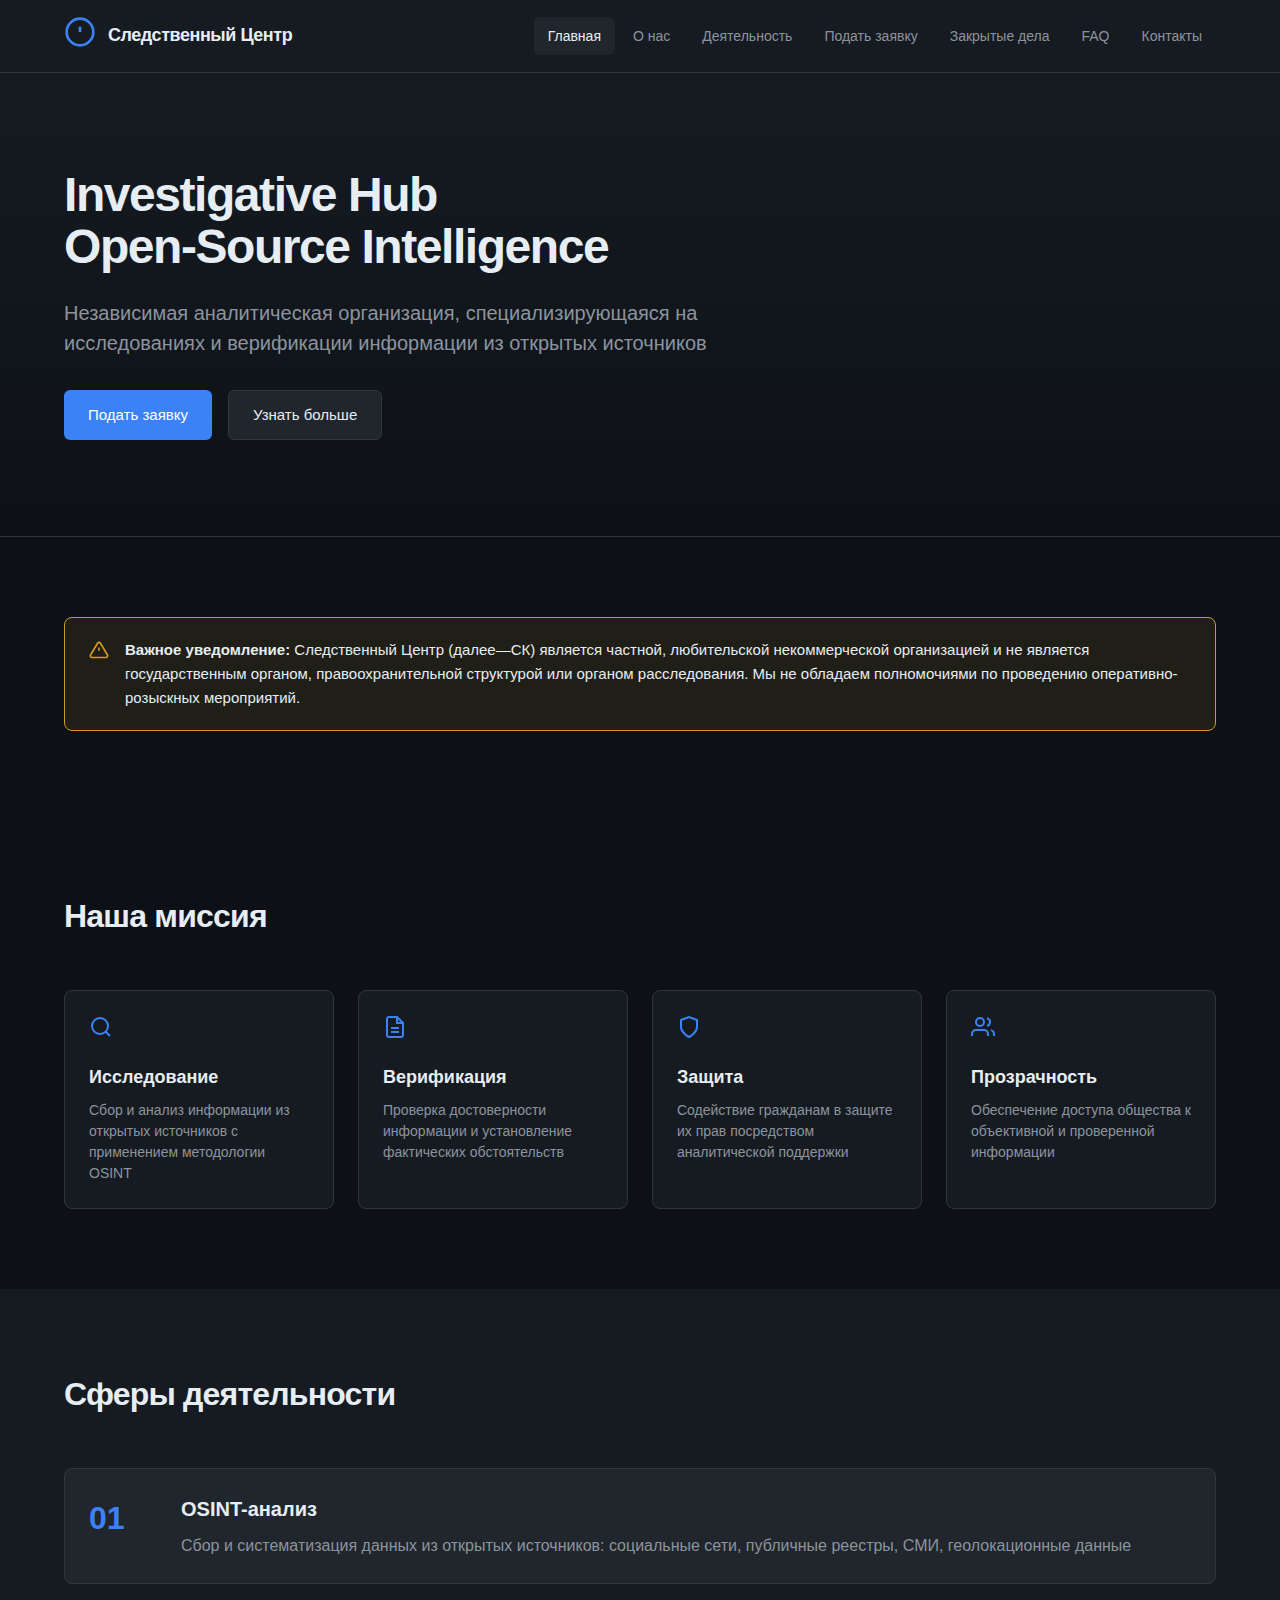
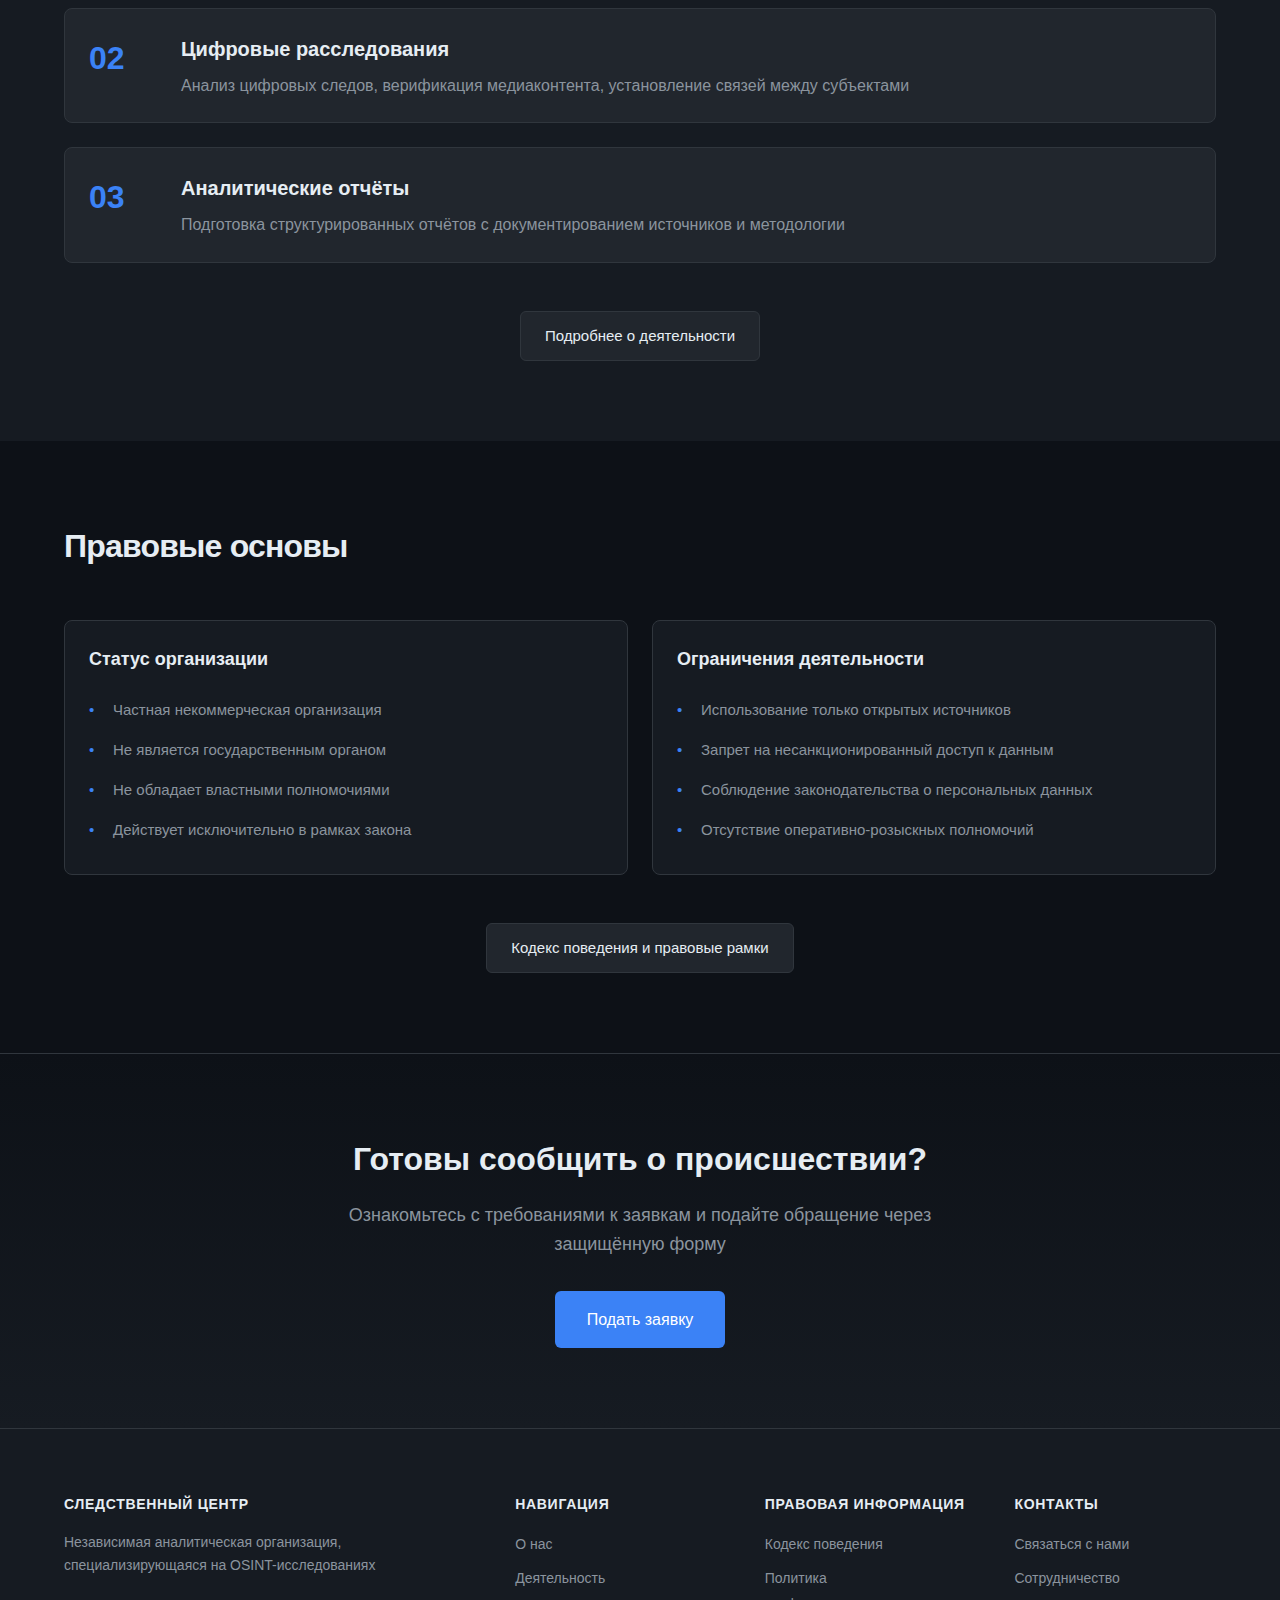
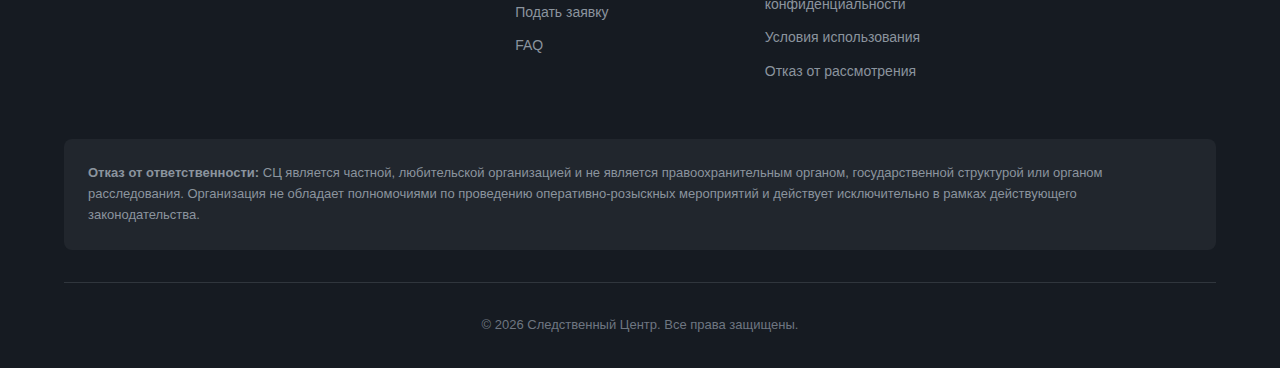
<file: index.html>
<!DOCTYPE html>
<html lang="ru">
<head>
  <meta charset="UTF-8">
  <meta name="viewport" content="width=device-width, initial-scale=1.0">
  <title>Следственный Центр | Главная</title>
  <link rel="stylesheet" href="styles.css">
</head>
<body>
  <header class="header">
    <div class="container">
      <div class="header-content">
        <a href="index.html" class="logo">
          <div class="logo-icon">
            <svg width="32" height="32" viewBox="0 0 24 24" fill="none" stroke="currentColor" stroke-width="2">
              <circle cx="12" cy="12" r="10"/>
              <line x1="12" y1="8" x2="12" y2="12"/>
              <line x1="12" y1="16" x2="12.01" y2="16"/>
            </svg>
          </div>
          <span class="logo-text">Следственный Центр</span>
        </a>
        <nav class="nav">
          <a href="index.html" class="nav-link active">Главная</a>
          <a href="about.html" class="nav-link">О нас</a>
          <a href="activities.html" class="nav-link">Деятельность</a>
          <a href="submit.html" class="nav-link">Подать заявку</a>
          <a href="cases.html" class="nav-link">Закрытые дела</a>
          <a href="faq.html" class="nav-link">FAQ</a>
          <a href="contact.html" class="nav-link">Контакты</a>
        </nav>
        <button class="mobile-menu-btn" onclick="toggleMobileMenu()">
          <svg width="24" height="24" viewBox="0 0 24 24" fill="none" stroke="currentColor" stroke-width="2">
            <line x1="3" y1="6" x2="21" y2="6"/>
            <line x1="3" y1="12" x2="21" y2="12"/>
            <line x1="3" y1="18" x2="21" y2="18"/>
          </svg>
        </button>
      </div>
      <nav class="mobile-nav" id="mobileNav">
        <a href="index.html" class="nav-link active">Главная</a>
        <a href="about.html" class="nav-link">О нас</a>
        <a href="activities.html" class="nav-link">Деятельность</a>
        <a href="submit.html" class="nav-link">Подать заявку</a>
        <a href="cases.html" class="nav-link">Закрытые дела</a>
        <a href="faq.html" class="nav-link">FAQ</a>
        <a href="contact.html" class="nav-link">Контакты</a>
      </nav>
    </div>
  </header>

  <main>
    <section class="hero">
      <div class="container">
        <div class="hero-content">
          <h1 class="hero-title">Investigative Hub<br>Open-Source Intelligence</h1>
          <p class="hero-subtitle">Независимая аналитическая организация, специализирующаяся на исследованиях и верификации информации из открытых источников</p>
          <div class="hero-actions">
            <a href="submit.html" class="btn btn-primary">Подать заявку</a>
            <a href="about.html" class="btn btn-secondary">Узнать больше</a>
          </div>
        </div>
      </div>
    </section>

    <section class="section">
      <div class="container">
        <div class="alert alert-warning">
          <svg width="20" height="20" viewBox="0 0 24 24" fill="none" stroke="currentColor" stroke-width="2">
            <path d="M10.29 3.86L1.82 18a2 2 0 0 0 1.71 3h16.94a2 2 0 0 0 1.71-3L13.71 3.86a2 2 0 0 0-3.42 0z"/>
            <line x1="12" y1="9" x2="12" y2="13"/>
            <line x1="12" y1="17" x2="12.01" y2="17"/>
          </svg>
          <div>
            <strong>Важное уведомление:</strong> Следственный Центр (далее—СК) является частной, любительской некоммерческой организацией и не является государственным органом, правоохранительной структурой или органом расследования. Мы не обладаем полномочиями по проведению оперативно-розыскных мероприятий.
          </div>
        </div>
      </div>
    </section>

    <section class="section">
      <div class="container">
        <h2 class="section-title">Наша миссия</h2>
        <div class="mission-grid">
          <div class="mission-card">
            <div class="mission-icon">
              <svg width="24" height="24" viewBox="0 0 24 24" fill="none" stroke="currentColor" stroke-width="2">
                <circle cx="11" cy="11" r="8"/>
                <path d="m21 21-4.35-4.35"/>
              </svg>
            </div>
            <h3>Исследование</h3>
            <p>Сбор и анализ информации из открытых источников с применением методологии OSINT</p>
          </div>
          <div class="mission-card">
            <div class="mission-icon">
              <svg width="24" height="24" viewBox="0 0 24 24" fill="none" stroke="currentColor" stroke-width="2">
                <path d="M14 2H6a2 2 0 0 0-2 2v16a2 2 0 0 0 2 2h12a2 2 0 0 0 2-2V8z"/>
                <polyline points="14,2 14,8 20,8"/>
                <line x1="16" y1="13" x2="8" y2="13"/>
                <line x1="16" y1="17" x2="8" y2="17"/>
              </svg>
            </div>
            <h3>Верификация</h3>
            <p>Проверка достоверности информации и установление фактических обстоятельств</p>
          </div>
          <div class="mission-card">
            <div class="mission-icon">
              <svg width="24" height="24" viewBox="0 0 24 24" fill="none" stroke="currentColor" stroke-width="2">
                <path d="M12 22s8-4 8-10V5l-8-3-8 3v7c0 6 8 10 8 10z"/>
              </svg>
            </div>
            <h3>Защита</h3>
            <p>Содействие гражданам в защите их прав посредством аналитической поддержки</p>
          </div>
          <div class="mission-card">
            <div class="mission-icon">
              <svg width="24" height="24" viewBox="0 0 24 24" fill="none" stroke="currentColor" stroke-width="2">
                <path d="M17 21v-2a4 4 0 0 0-4-4H5a4 4 0 0 0-4 4v2"/>
                <circle cx="9" cy="7" r="4"/>
                <path d="M23 21v-2a4 4 0 0 0-3-3.87"/>
                <path d="M16 3.13a4 4 0 0 1 0 7.75"/>
              </svg>
            </div>
            <h3>Прозрачность</h3>
            <p>Обеспечение доступа общества к объективной и проверенной информации</p>
          </div>
        </div>
      </div>
    </section>

    <section class="section section-dark">
      <div class="container">
        <h2 class="section-title">Сферы деятельности</h2>
        <div class="activities-list">
          <div class="activity-item">
            <span class="activity-number">01</span>
            <div class="activity-content">
              <h3>OSINT-анализ</h3>
              <p>Сбор и систематизация данных из открытых источников: социальные сети, публичные реестры, СМИ, геолокационные данные</p>
            </div>
          </div>
          <div class="activity-item">
            <span class="activity-number">02</span>
            <div class="activity-content">
              <h3>Цифровые расследования</h3>
              <p>Анализ цифровых следов, верификация медиаконтента, установление связей между субъектами</p>
            </div>
          </div>
          <div class="activity-item">
            <span class="activity-number">03</span>
            <div class="activity-content">
              <h3>Аналитические отчёты</h3>
              <p>Подготовка структурированных отчётов с документированием источников и методологии</p>
            </div>
          </div>
        </div>
        <div class="section-cta">
          <a href="activities.html" class="btn btn-secondary">Подробнее о деятельности</a>
        </div>
      </div>
    </section>

    <section class="section">
      <div class="container">
        <h2 class="section-title">Правовые основы</h2>
        <div class="legal-content">
          <div class="legal-card">
            <h3>Статус организации</h3>
            <ul>
              <li>Частная некоммерческая организация</li>
              <li>Не является государственным органом</li>
              <li>Не обладает властными полномочиями</li>
              <li>Действует исключительно в рамках закона</li>
            </ul>
          </div>
          <div class="legal-card">
            <h3>Ограничения деятельности</h3>
            <ul>
              <li>Использование только открытых источников</li>
              <li>Запрет на несанкционированный доступ к данным</li>
              <li>Соблюдение законодательства о персональных данных</li>
              <li>Отсутствие оперативно-розыскных полномочий</li>
            </ul>
          </div>
        </div>
        <div class="section-cta">
          <a href="legal.html" class="btn btn-secondary">Кодекс поведения и правовые рамки</a>
        </div>
      </div>
    </section>

    <section class="section section-cta-block">
      <div class="container">
        <div class="cta-content">
          <h2>Готовы сообщить о происшествии?</h2>
          <p>Ознакомьтесь с требованиями к заявкам и подайте обращение через защищённую форму</p>
          <a href="submit.html" class="btn btn-primary btn-large">Подать заявку</a>
        </div>
      </div>
    </section>
  </main>

  <footer class="footer">
    <div class="container">
      <div class="footer-grid">
        <div class="footer-section">
          <h4>Следственный Центр</h4>
          <p>Независимая аналитическая организация, специализирующаяся на OSINT-исследованиях</p>
        </div>
        <div class="footer-section">
          <h4>Навигация</h4>
          <ul>
            <li><a href="about.html">О нас</a></li>
            <li><a href="activities.html">Деятельность</a></li>
            <li><a href="submit.html">Подать заявку</a></li>
            <li><a href="faq.html">FAQ</a></li>
          </ul>
        </div>
        <div class="footer-section">
          <h4>Правовая информация</h4>
          <ul>
            <li><a href="legal.html">Кодекс поведения</a></li>
            <li><a href="privacy.html">Политика конфиденциальности</a></li>
            <li><a href="terms.html">Условия использования</a></li>
            <li><a href="decline.html">Отказ от рассмотрения</a></li>
          </ul>
        </div>
        <div class="footer-section">
          <h4>Контакты</h4>
          <ul>
            <li><a href="contact.html">Связаться с нами</a></li>
            <li><a href="contact.html#cooperation">Сотрудничество</a></li>
          </ul>
        </div>
      </div>
      <div class="footer-disclaimer">
        <p><strong>Отказ от ответственности:</strong> СЦ является частной, любительской организацией и не является правоохранительным органом, государственной структурой или органом расследования. Организация не обладает полномочиями по проведению оперативно-розыскных мероприятий и действует исключительно в рамках действующего законодательства.</p>
      </div>
      <div class="footer-bottom">
        <p>&copy; 2026 Следственный Центр. Все права защищены.</p>
      </div>
    </div>
  </footer>

  <script src="script.js"></script>
</body>
</html>
</file>
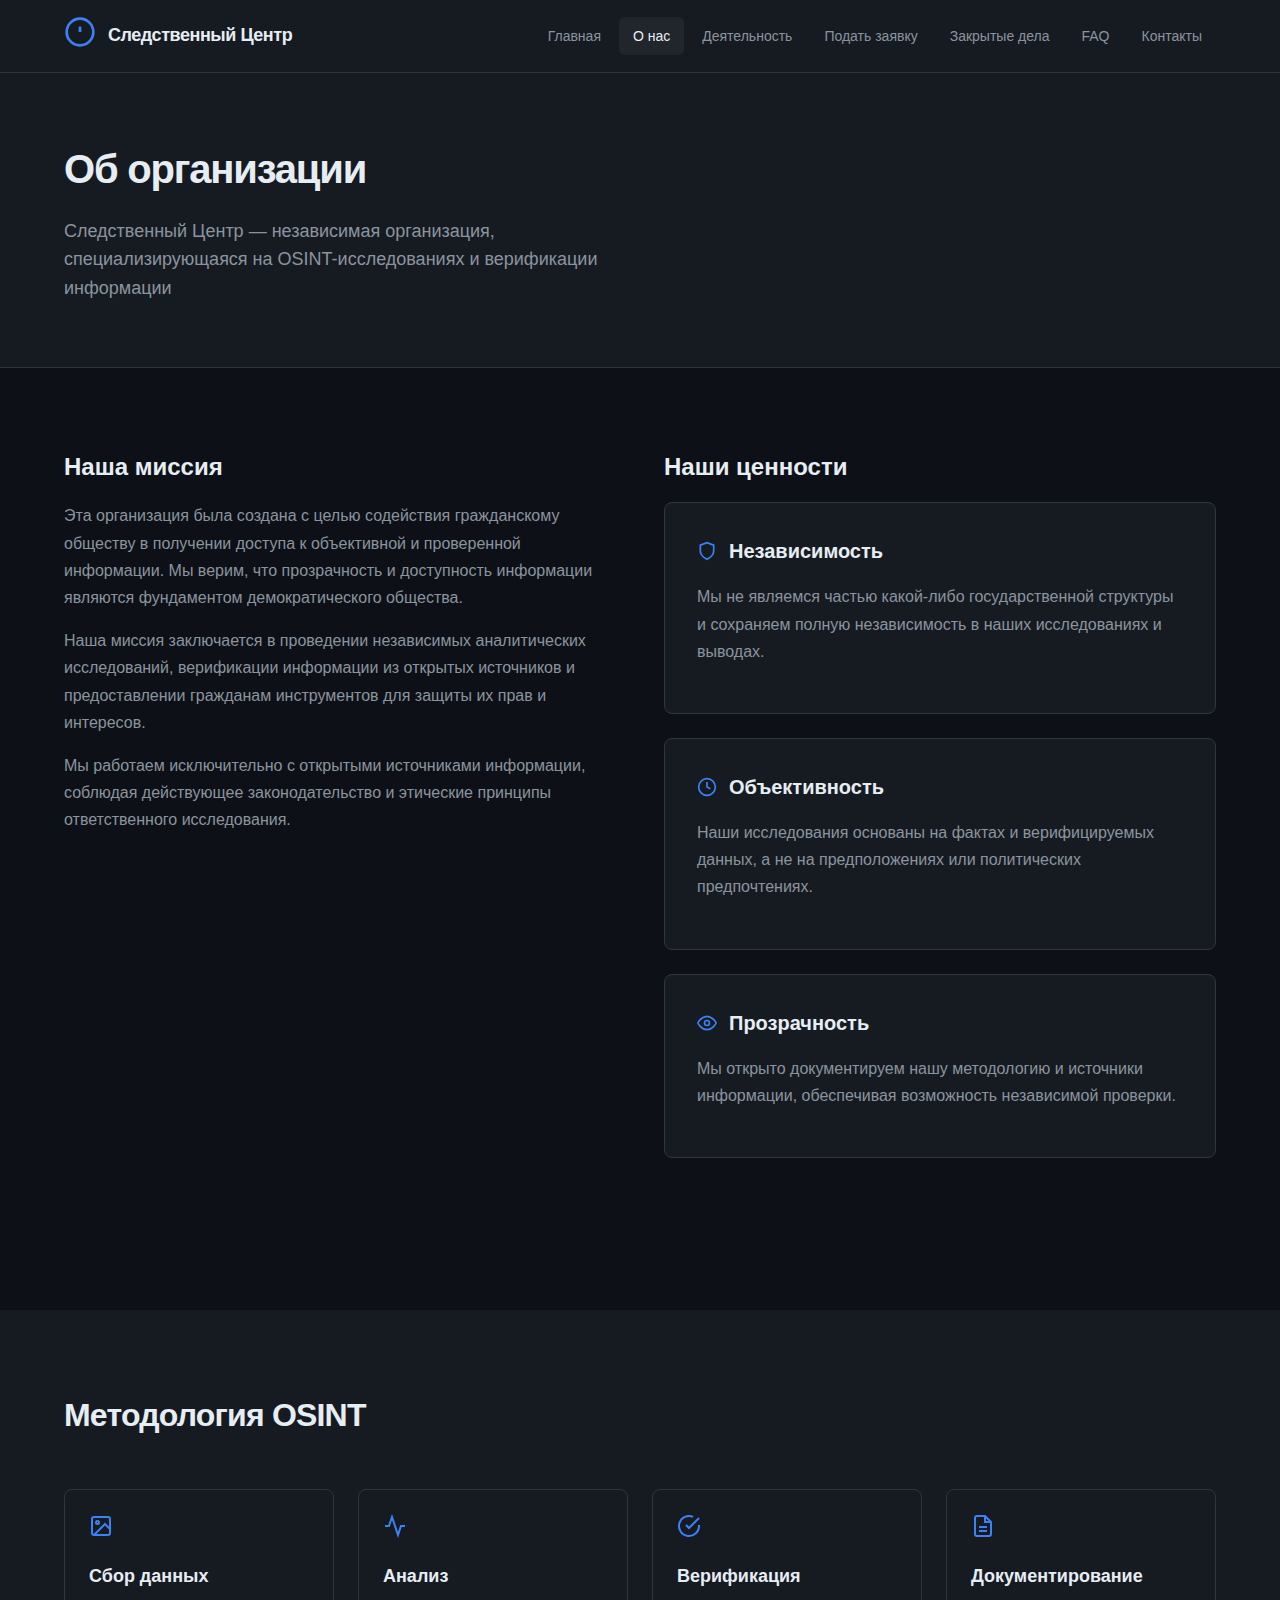
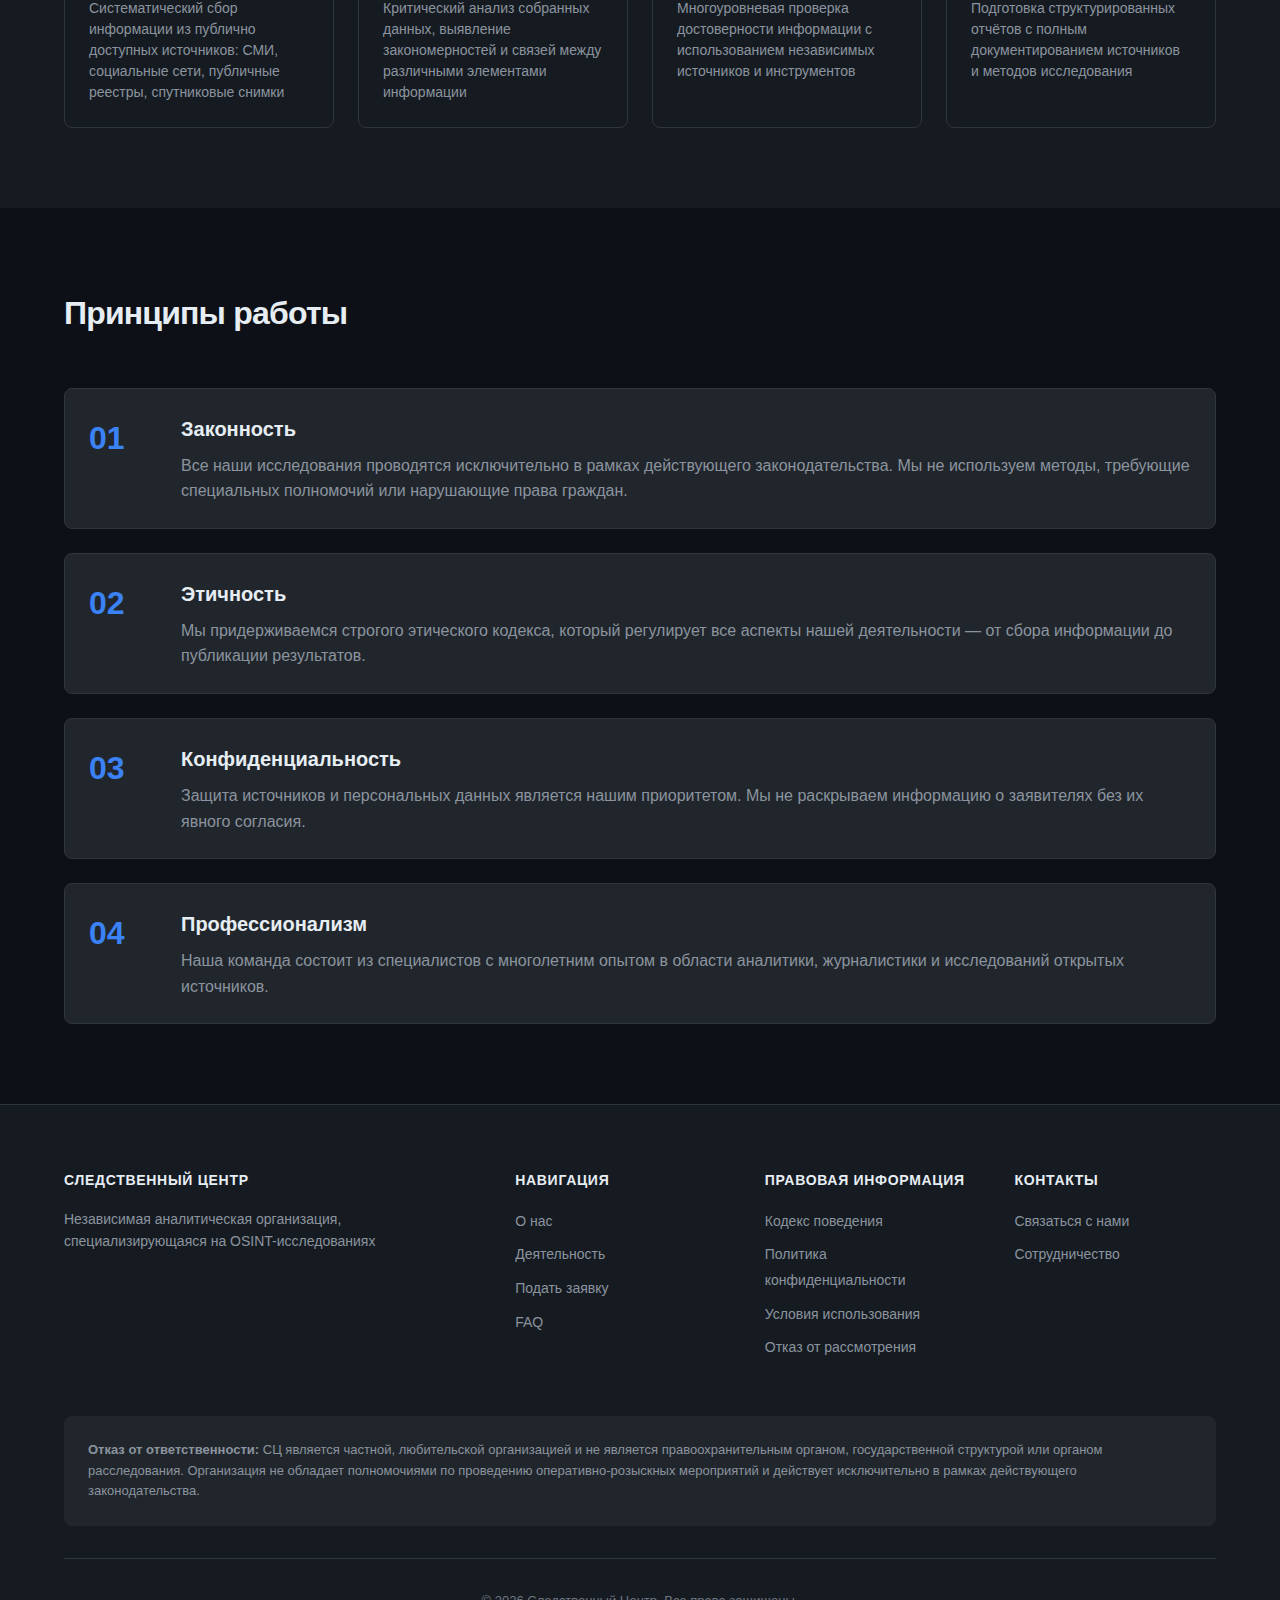
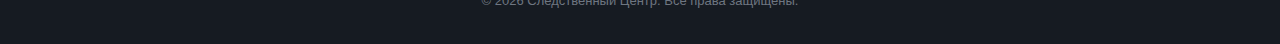
<file: about.html>
<!DOCTYPE html>
<html lang="ru">
<head>
  <meta charset="UTF-8">
  <meta name="viewport" content="width=device-width, initial-scale=1.0">
  <title>О нас | Следственный Центр</title>
  <link rel="stylesheet" href="styles.css">
</head>
<body>
  <header class="header">
    <div class="container">
      <div class="header-content">
        <a href="index.html" class="logo">
          <div class="logo-icon">
            <svg width="32" height="32" viewBox="0 0 24 24" fill="none" stroke="currentColor" stroke-width="2">
              <circle cx="12" cy="12" r="10"/>
              <line x1="12" y1="8" x2="12" y2="12"/>
              <line x1="12" y1="16" x2="12.01" y2="16"/>
            </svg>
          </div>
          <span class="logo-text">Следственный Центр</span>
        </a>
        <nav class="nav">
          <a href="index.html" class="nav-link">Главная</a>
          <a href="about.html" class="nav-link active">О нас</a>
          <a href="activities.html" class="nav-link">Деятельность</a>
          <a href="submit.html" class="nav-link">Подать заявку</a>
          <a href="cases.html" class="nav-link">Закрытые дела</a>
          <a href="faq.html" class="nav-link">FAQ</a>
          <a href="contact.html" class="nav-link">Контакты</a>
        </nav>
        <button class="mobile-menu-btn" onclick="toggleMobileMenu()">
          <svg width="24" height="24" viewBox="0 0 24 24" fill="none" stroke="currentColor" stroke-width="2">
            <line x1="3" y1="6" x2="21" y2="6"/>
            <line x1="3" y1="12" x2="21" y2="12"/>
            <line x1="3" y1="18" x2="21" y2="18"/>
          </svg>
        </button>
      </div>
      <nav class="mobile-nav" id="mobileNav">
        <a href="index.html" class="nav-link">Главная</a>
        <a href="about.html" class="nav-link active">О нас</a>
        <a href="activities.html" class="nav-link">Деятельность</a>
        <a href="submit.html" class="nav-link">Подать заявку</a>
        <a href="cases.html" class="nav-link">Закрытые дела</a>
        <a href="faq.html" class="nav-link">FAQ</a>
        <a href="contact.html" class="nav-link">Контакты</a>
      </nav>
    </div>
  </header>

  <main>
    <section class="page-header">
      <div class="container">
        <h1 class="page-title">Об организации</h1>
        <p class="page-description">Следственный Центр — независимая организация, специализирующаяся на OSINT-исследованиях и верификации информации</p>
      </div>
    </section>

    <section class="section">
      <div class="container">
        <div class="two-column">
          <div class="content-block">
            <h2>Наша миссия</h2>
            <p>Эта организация была создана с целью содействия гражданскому обществу в получении доступа к объективной и проверенной информации. Мы верим, что прозрачность и доступность информации являются фундаментом демократического общества.</p>
            <p>Наша миссия заключается в проведении независимых аналитических исследований, верификации информации из открытых источников и предоставлении гражданам инструментов для защиты их прав и интересов.</p>
            <p>Мы работаем исключительно с открытыми источниками информации, соблюдая действующее законодательство и этические принципы ответственного исследования.</p>
          </div>
          <div class="content-block">
            <h2>Наши ценности</h2>
            <div class="info-card">
              <h3>
                <svg width="20" height="20" viewBox="0 0 24 24" fill="none" stroke="currentColor" stroke-width="2">
                  <path d="M12 22s8-4 8-10V5l-8-3-8 3v7c0 6 8 10 8 10z"/>
                </svg>
                Независимость
              </h3>
              <p>Мы не являемся частью какой-либо государственной структуры и сохраняем полную независимость в наших исследованиях и выводах.</p>
            </div>
            <div class="info-card">
              <h3>
                <svg width="20" height="20" viewBox="0 0 24 24" fill="none" stroke="currentColor" stroke-width="2">
                  <circle cx="12" cy="12" r="10"/>
                  <polyline points="12,6 12,12 16,14"/>
                </svg>
                Объективность
              </h3>
              <p>Наши исследования основаны на фактах и верифицируемых данных, а не на предположениях или политических предпочтениях.</p>
            </div>
            <div class="info-card">
              <h3>
                <svg width="20" height="20" viewBox="0 0 24 24" fill="none" stroke="currentColor" stroke-width="2">
                  <path d="M1 12s4-8 11-8 11 8 11 8-4 8-11 8-11-8-11-8z"/>
                  <circle cx="12" cy="12" r="3"/>
                </svg>
                Прозрачность
              </h3>
              <p>Мы открыто документируем нашу методологию и источники информации, обеспечивая возможность независимой проверки.</p>
            </div>
          </div>
        </div>
      </div>
    </section>

    <section class="section section-dark">
      <div class="container">
        <h2 class="section-title">Методология OSINT</h2>
        <div class="mission-grid">
          <div class="mission-card">
            <div class="mission-icon">
              <svg width="24" height="24" viewBox="0 0 24 24" fill="none" stroke="currentColor" stroke-width="2">
                <rect x="3" y="3" width="18" height="18" rx="2" ry="2"/>
                <circle cx="8.5" cy="8.5" r="1.5"/>
                <polyline points="21,15 16,10 5,21"/>
              </svg>
            </div>
            <h3>Сбор данных</h3>
            <p>Систематический сбор информации из публично доступных источников: СМИ, социальные сети, публичные реестры, спутниковые снимки</p>
          </div>
          <div class="mission-card">
            <div class="mission-icon">
              <svg width="24" height="24" viewBox="0 0 24 24" fill="none" stroke="currentColor" stroke-width="2">
                <polyline points="22,12 18,12 15,21 9,3 6,12 2,12"/>
              </svg>
            </div>
            <h3>Анализ</h3>
            <p>Критический анализ собранных данных, выявление закономерностей и связей между различными элементами информации</p>
          </div>
          <div class="mission-card">
            <div class="mission-icon">
              <svg width="24" height="24" viewBox="0 0 24 24" fill="none" stroke="currentColor" stroke-width="2">
                <path d="M22 11.08V12a10 10 0 1 1-5.93-9.14"/>
                <polyline points="22,4 12,14.01 9,11.01"/>
              </svg>
            </div>
            <h3>Верификация</h3>
            <p>Многоуровневая проверка достоверности информации с использованием независимых источников и инструментов</p>
          </div>
          <div class="mission-card">
            <div class="mission-icon">
              <svg width="24" height="24" viewBox="0 0 24 24" fill="none" stroke="currentColor" stroke-width="2">
                <path d="M14 2H6a2 2 0 0 0-2 2v16a2 2 0 0 0 2 2h12a2 2 0 0 0 2-2V8z"/>
                <polyline points="14,2 14,8 20,8"/>
                <line x1="16" y1="13" x2="8" y2="13"/>
                <line x1="16" y1="17" x2="8" y2="17"/>
              </svg>
            </div>
            <h3>Документирование</h3>
            <p>Подготовка структурированных отчётов с полным документированием источников и методов исследования</p>
          </div>
        </div>
      </div>
    </section>

    <section class="section">
      <div class="container">
        <h2 class="section-title">Принципы работы</h2>
        <div class="activities-list">
          <div class="activity-item">
            <span class="activity-number">01</span>
            <div class="activity-content">
              <h3>Законность</h3>
              <p>Все наши исследования проводятся исключительно в рамках действующего законодательства. Мы не используем методы, требующие специальных полномочий или нарушающие права граждан.</p>
            </div>
          </div>
          <div class="activity-item">
            <span class="activity-number">02</span>
            <div class="activity-content">
              <h3>Этичность</h3>
              <p>Мы придерживаемся строгого этического кодекса, который регулирует все аспекты нашей деятельности — от сбора информации до публикации результатов.</p>
            </div>
          </div>
          <div class="activity-item">
            <span class="activity-number">03</span>
            <div class="activity-content">
              <h3>Конфиденциальность</h3>
              <p>Защита источников и персональных данных является нашим приоритетом. Мы не раскрываем информацию о заявителях без их явного согласия.</p>
            </div>
          </div>
          <div class="activity-item">
            <span class="activity-number">04</span>
            <div class="activity-content">
              <h3>Профессионализм</h3>
              <p>Наша команда состоит из специалистов с многолетним опытом в области аналитики, журналистики и исследований открытых источников.</p>
            </div>
          </div>
        </div>
      </div>
    </section>
  </main>

  <footer class="footer">
    <div class="container">
      <div class="footer-grid">
        <div class="footer-section">
          <h4>Следственный Центр</h4>
          <p>Независимая аналитическая организация, специализирующаяся на OSINT-исследованиях</p>
        </div>
        <div class="footer-section">
          <h4>Навигация</h4>
          <ul>
            <li><a href="about.html">О нас</a></li>
            <li><a href="activities.html">Деятельность</a></li>
            <li><a href="submit.html">Подать заявку</a></li>
            <li><a href="faq.html">FAQ</a></li>
          </ul>
        </div>
        <div class="footer-section">
          <h4>Правовая информация</h4>
          <ul>
            <li><a href="legal.html">Кодекс поведения</a></li>
            <li><a href="privacy.html">Политика конфиденциальности</a></li>
            <li><a href="terms.html">Условия использования</a></li>
            <li><a href="decline.html">Отказ от рассмотрения</a></li>
          </ul>
        </div>
        <div class="footer-section">
          <h4>Контакты</h4>
          <ul>
            <li><a href="contact.html">Связаться с нами</a></li>
            <li><a href="contact.html#cooperation">Сотрудничество</a></li>
          </ul>
        </div>
      </div>
      <div class="footer-disclaimer">
        <p><strong>Отказ от ответственности:</strong> СЦ является частной, любительской организацией и не является правоохранительным органом, государственной структурой или органом расследования. Организация не обладает полномочиями по проведению оперативно-розыскных мероприятий и действует исключительно в рамках действующего законодательства.</p>
      </div>
      <div class="footer-bottom">
        <p>&copy; 2026 Следственный Центр. Все права защищены.</p>
      </div>
    </div>
  </footer>

  <script src="script.js"></script>
</body>
</html>
</file>
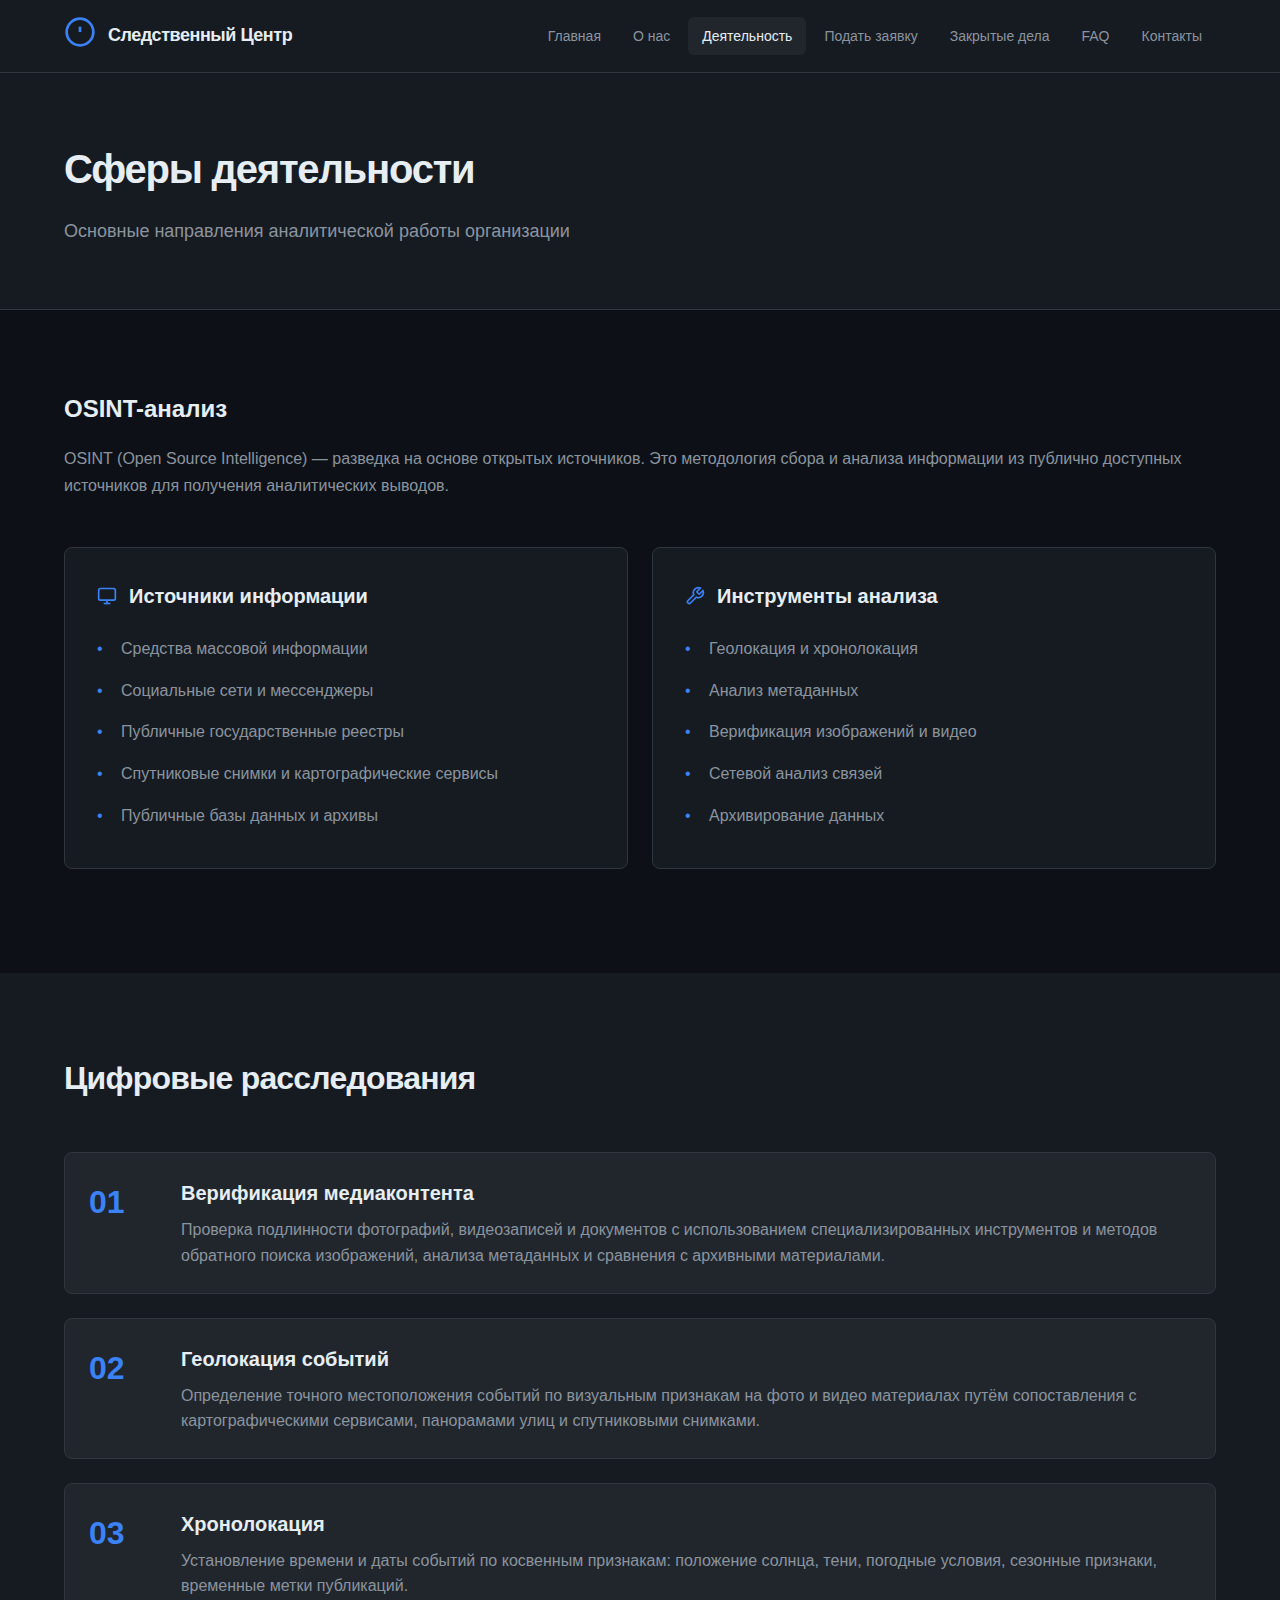
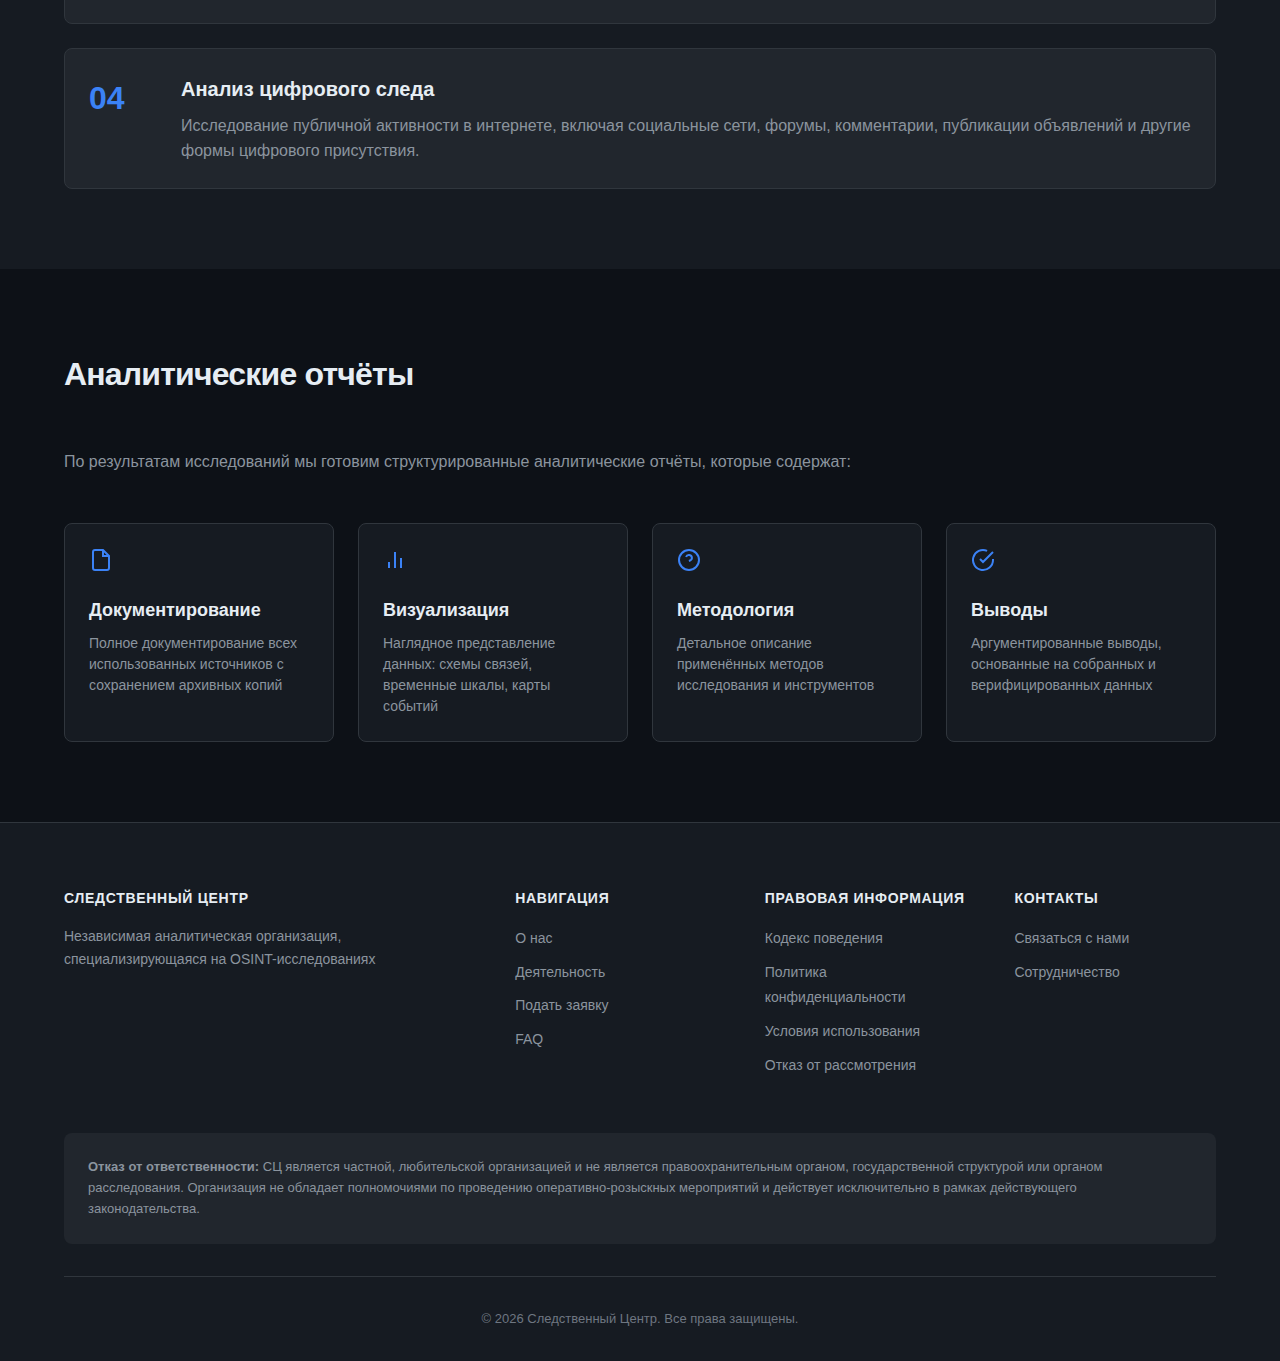
<file: activities.html>
<!DOCTYPE html>
<html lang="ru">
<head>
  <meta charset="UTF-8">
  <meta name="viewport" content="width=device-width, initial-scale=1.0">
  <title>Деятельность | Следственный Центр</title>
  <link rel="stylesheet" href="styles.css">
</head>
<body>
  <header class="header">
    <div class="container">
      <div class="header-content">
        <a href="index.html" class="logo">
          <div class="logo-icon">
            <svg width="32" height="32" viewBox="0 0 24 24" fill="none" stroke="currentColor" stroke-width="2">
              <circle cx="12" cy="12" r="10"/>
              <line x1="12" y1="8" x2="12" y2="12"/>
              <line x1="12" y1="16" x2="12.01" y2="16"/>
            </svg>
          </div>
          <span class="logo-text">Следственный Центр</span>
        </a>
        <nav class="nav">
          <a href="index.html" class="nav-link">Главная</a>
          <a href="about.html" class="nav-link">О нас</a>
          <a href="activities.html" class="nav-link active">Деятельность</a>
          <a href="submit.html" class="nav-link">Подать заявку</a>
          <a href="cases.html" class="nav-link">Закрытые дела</a>
          <a href="faq.html" class="nav-link">FAQ</a>
          <a href="contact.html" class="nav-link">Контакты</a>
        </nav>
        <button class="mobile-menu-btn" onclick="toggleMobileMenu()">
          <svg width="24" height="24" viewBox="0 0 24 24" fill="none" stroke="currentColor" stroke-width="2">
            <line x1="3" y1="6" x2="21" y2="6"/>
            <line x1="3" y1="12" x2="21" y2="12"/>
            <line x1="3" y1="18" x2="21" y2="18"/>
          </svg>
        </button>
      </div>
      <nav class="mobile-nav" id="mobileNav">
        <a href="index.html" class="nav-link">Главная</a>
        <a href="about.html" class="nav-link">О нас</a>
        <a href="activities.html" class="nav-link active">Деятельность</a>
        <a href="submit.html" class="nav-link">Подать заявку</a>
        <a href="cases.html" class="nav-link">Закрытые дела</a>
        <a href="faq.html" class="nav-link">FAQ</a>
        <a href="contact.html" class="nav-link">Контакты</a>
      </nav>
    </div>
  </header>

  <main>
    <section class="page-header">
      <div class="container">
        <h1 class="page-title">Сферы деятельности</h1>
        <p class="page-description">Основные направления аналитической работы организации</p>
      </div>
    </section>

    <section class="section">
      <div class="container">
        <div class="content-block">
          <h2>OSINT-анализ</h2>
          <p>OSINT (Open Source Intelligence) — разведка на основе открытых источников. Это методология сбора и анализа информации из публично доступных источников для получения аналитических выводов.</p>
        </div>

        <div class="legal-content">
          <div class="info-card">
            <h3>
              <svg width="20" height="20" viewBox="0 0 24 24" fill="none" stroke="currentColor" stroke-width="2">
                <rect x="2" y="3" width="20" height="14" rx="2" ry="2"/>
                <line x1="8" y1="21" x2="16" y2="21"/>
                <line x1="12" y1="17" x2="12" y2="21"/>
              </svg>
              Источники информации
            </h3>
            <ul style="list-style: none; padding: 0;">
              <li style="padding: 0.5rem 0; padding-left: 1.5rem; position: relative; color: var(--color-text-secondary);">
                <span style="position: absolute; left: 0; color: var(--color-accent);">•</span>
                Средства массовой информации
              </li>
              <li style="padding: 0.5rem 0; padding-left: 1.5rem; position: relative; color: var(--color-text-secondary);">
                <span style="position: absolute; left: 0; color: var(--color-accent);">•</span>
                Социальные сети и мессенджеры
              </li>
              <li style="padding: 0.5rem 0; padding-left: 1.5rem; position: relative; color: var(--color-text-secondary);">
                <span style="position: absolute; left: 0; color: var(--color-accent);">•</span>
                Публичные государственные реестры
              </li>
              <li style="padding: 0.5rem 0; padding-left: 1.5rem; position: relative; color: var(--color-text-secondary);">
                <span style="position: absolute; left: 0; color: var(--color-accent);">•</span>
                Спутниковые снимки и картографические сервисы
              </li>
              <li style="padding: 0.5rem 0; padding-left: 1.5rem; position: relative; color: var(--color-text-secondary);">
                <span style="position: absolute; left: 0; color: var(--color-accent);">•</span>
                Публичные базы данных и архивы
              </li>
            </ul>
          </div>
          <div class="info-card">
            <h3>
              <svg width="20" height="20" viewBox="0 0 24 24" fill="none" stroke="currentColor" stroke-width="2">
                <path d="M14.7 6.3a1 1 0 0 0 0 1.4l1.6 1.6a1 1 0 0 0 1.4 0l3.77-3.77a6 6 0 0 1-7.94 7.94l-6.91 6.91a2.12 2.12 0 0 1-3-3l6.91-6.91a6 6 0 0 1 7.94-7.94l-3.76 3.76z"/>
              </svg>
              Инструменты анализа
            </h3>
            <ul style="list-style: none; padding: 0;">
              <li style="padding: 0.5rem 0; padding-left: 1.5rem; position: relative; color: var(--color-text-secondary);">
                <span style="position: absolute; left: 0; color: var(--color-accent);">•</span>
                Геолокация и хронолокация
              </li>
              <li style="padding: 0.5rem 0; padding-left: 1.5rem; position: relative; color: var(--color-text-secondary);">
                <span style="position: absolute; left: 0; color: var(--color-accent);">•</span>
                Анализ метаданных
              </li>
              <li style="padding: 0.5rem 0; padding-left: 1.5rem; position: relative; color: var(--color-text-secondary);">
                <span style="position: absolute; left: 0; color: var(--color-accent);">•</span>
                Верификация изображений и видео
              </li>
              <li style="padding: 0.5rem 0; padding-left: 1.5rem; position: relative; color: var(--color-text-secondary);">
                <span style="position: absolute; left: 0; color: var(--color-accent);">•</span>
                Сетевой анализ связей
              </li>
              <li style="padding: 0.5rem 0; padding-left: 1.5rem; position: relative; color: var(--color-text-secondary);">
                <span style="position: absolute; left: 0; color: var(--color-accent);">•</span>
                Архивирование данных
              </li>
            </ul>
          </div>
        </div>
      </div>
    </section>

    <section class="section section-dark">
      <div class="container">
        <h2 class="section-title">Цифровые расследования</h2>
        <div class="activities-list">
          <div class="activity-item">
            <span class="activity-number">01</span>
            <div class="activity-content">
              <h3>Верификация медиаконтента</h3>
              <p>Проверка подлинности фотографий, видеозаписей и документов с использованием специализированных инструментов и методов обратного поиска изображений, анализа метаданных и сравнения с архивными материалами.</p>
            </div>
          </div>
          <div class="activity-item">
            <span class="activity-number">02</span>
            <div class="activity-content">
              <h3>Геолокация событий</h3>
              <p>Определение точного местоположения событий по визуальным признакам на фото и видео материалах путём сопоставления с картографическими сервисами, панорамами улиц и спутниковыми снимками.</p>
            </div>
          </div>
          <div class="activity-item">
            <span class="activity-number">03</span>
            <div class="activity-content">
              <h3>Хронолокация</h3>
              <p>Установление времени и даты событий по косвенным признакам: положение солнца, тени, погодные условия, сезонные признаки, временные метки публикаций.</p>
            </div>
          </div>
          <div class="activity-item">
            <span class="activity-number">04</span>
            <div class="activity-content">
              <h3>Анализ цифрового следа</h3>
              <p>Исследование публичной активности в интернете, включая социальные сети, форумы, комментарии, публикации объявлений и другие формы цифрового присутствия.</p>
            </div>
          </div>
        </div>
      </div>
    </section>

    <section class="section">
      <div class="container">
        <h2 class="section-title">Аналитические отчёты</h2>
        <div class="content-block">
          <p>По результатам исследований мы готовим структурированные аналитические отчёты, которые содержат:</p>
        </div>
        <div class="mission-grid">
          <div class="mission-card">
            <div class="mission-icon">
              <svg width="24" height="24" viewBox="0 0 24 24" fill="none" stroke="currentColor" stroke-width="2">
                <path d="M14 2H6a2 2 0 0 0-2 2v16a2 2 0 0 0 2 2h12a2 2 0 0 0 2-2V8z"/>
                <polyline points="14,2 14,8 20,8"/>
              </svg>
            </div>
            <h3>Документирование</h3>
            <p>Полное документирование всех использованных источников с сохранением архивных копий</p>
          </div>
          <div class="mission-card">
            <div class="mission-icon">
              <svg width="24" height="24" viewBox="0 0 24 24" fill="none" stroke="currentColor" stroke-width="2">
                <line x1="18" y1="20" x2="18" y2="10"/>
                <line x1="12" y1="20" x2="12" y2="4"/>
                <line x1="6" y1="20" x2="6" y2="14"/>
              </svg>
            </div>
            <h3>Визуализация</h3>
            <p>Наглядное представление данных: схемы связей, временные шкалы, карты событий</p>
          </div>
          <div class="mission-card">
            <div class="mission-icon">
              <svg width="24" height="24" viewBox="0 0 24 24" fill="none" stroke="currentColor" stroke-width="2">
                <circle cx="12" cy="12" r="10"/>
                <path d="M9.09 9a3 3 0 0 1 5.83 1c0 2-3 3-3 3"/>
                <line x1="12" y1="17" x2="12.01" y2="17"/>
              </svg>
            </div>
            <h3>Методология</h3>
            <p>Детальное описание применённых методов исследования и инструментов</p>
          </div>
          <div class="mission-card">
            <div class="mission-icon">
              <svg width="24" height="24" viewBox="0 0 24 24" fill="none" stroke="currentColor" stroke-width="2">
                <path d="M22 11.08V12a10 10 0 1 1-5.93-9.14"/>
                <polyline points="22,4 12,14.01 9,11.01"/>
              </svg>
            </div>
            <h3>Выводы</h3>
            <p>Аргументированные выводы, основанные на собранных и верифицированных данных</p>
          </div>
        </div>
      </div>
    </section>
  </main>

 <footer class="footer">
    <div class="container">
      <div class="footer-grid">
        <div class="footer-section">
          <h4>Следственный Центр</h4>
          <p>Независимая аналитическая организация, специализирующаяся на OSINT-исследованиях</p>
        </div>
        <div class="footer-section">
          <h4>Навигация</h4>
          <ul>
            <li><a href="about.html">О нас</a></li>
            <li><a href="activities.html">Деятельность</a></li>
            <li><a href="submit.html">Подать заявку</a></li>
            <li><a href="faq.html">FAQ</a></li>
          </ul>
        </div>
        <div class="footer-section">
          <h4>Правовая информация</h4>
          <ul>
            <li><a href="legal.html">Кодекс поведения</a></li>
            <li><a href="privacy.html">Политика конфиденциальности</a></li>
            <li><a href="terms.html">Условия использования</a></li>
            <li><a href="decline.html">Отказ от рассмотрения</a></li>
          </ul>
        </div>
        <div class="footer-section">
          <h4>Контакты</h4>
          <ul>
            <li><a href="contact.html">Связаться с нами</a></li>
            <li><a href="contact.html#cooperation">Сотрудничество</a></li>
          </ul>
        </div>
      </div>
      <div class="footer-disclaimer">
        <p><strong>Отказ от ответственности:</strong> СЦ является частной, любительской организацией и не является правоохранительным органом, государственной структурой или органом расследования. Организация не обладает полномочиями по проведению оперативно-розыскных мероприятий и действует исключительно в рамках действующего законодательства.</p>
      </div>
      <div class="footer-bottom">
        <p>&copy; 2026 Следственный Центр. Все права защищены.</p>
      </div>
    </div>
  </footer>

  <script src="script.js"></script>
</body>
</html>
</file>
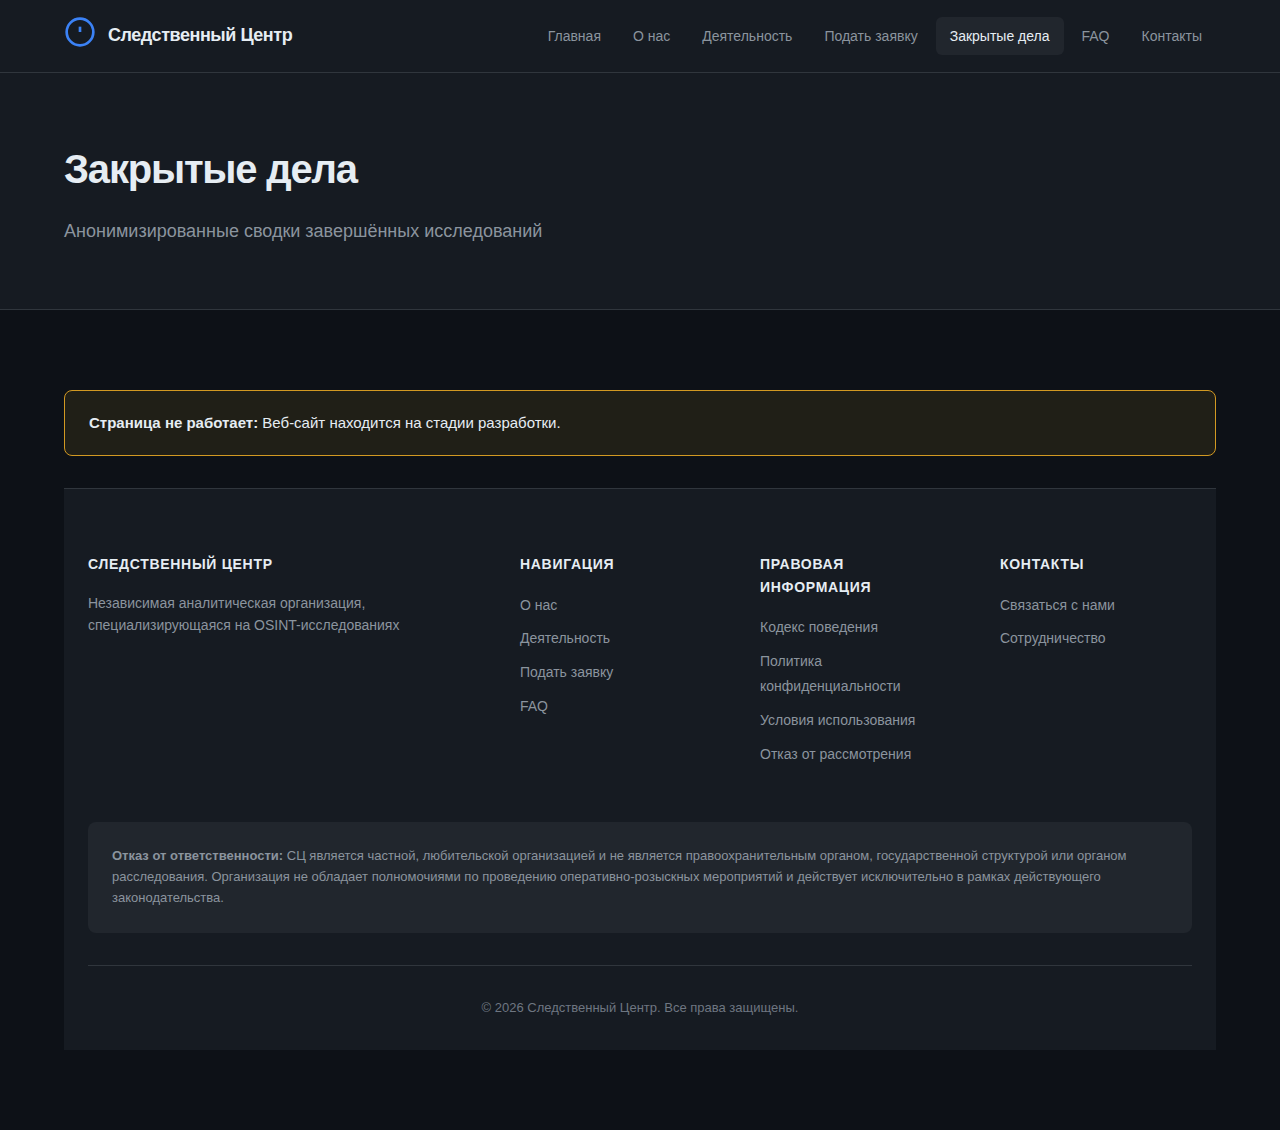
<file: cases.html>
<!DOCTYPE html>
<html lang="ru">
<head>
  <meta charset="UTF-8">
  <meta name="viewport" content="width=device-width, initial-scale=1.0">
  <title>Закрытые дела | Следственный Центр</title>
  <link rel="stylesheet" href="styles.css">
</head>
<body>
  <header class="header">
    <div class="container">
      <div class="header-content">
        <a href="index.html" class="logo">
          <div class="logo-icon">
            <svg width="32" height="32" viewBox="0 0 24 24" fill="none" stroke="currentColor" stroke-width="2">
              <circle cx="12" cy="12" r="10"/>
              <line x1="12" y1="8" x2="12" y2="12"/>
              <line x1="12" y1="16" x2="12.01" y2="16"/>
            </svg>
          </div>
          <span class="logo-text">Следственный Центр</span>
        </a>
        <nav class="nav">
          <a href="index.html" class="nav-link">Главная</a>
          <a href="about.html" class="nav-link">О нас</a>
          <a href="activities.html" class="nav-link">Деятельность</a>
          <a href="submit.html" class="nav-link">Подать заявку</a>
          <a href="cases.html" class="nav-link active">Закрытые дела</a>
          <a href="faq.html" class="nav-link">FAQ</a>
          <a href="contact.html" class="nav-link">Контакты</a>
        </nav>
        <button class="mobile-menu-btn" onclick="toggleMobileMenu()">
          <svg width="24" height="24" viewBox="0 0 24 24" fill="none" stroke="currentColor" stroke-width="2">
            <line x1="3" y1="6" x2="21" y2="6"/>
            <line x1="3" y1="12" x2="21" y2="12"/>
            <line x1="3" y1="18" x2="21" y2="18"/>
          </svg>
        </button>
      </div>
      <nav class="mobile-nav" id="mobileNav">
        <a href="index.html" class="nav-link">Главная</a>
        <a href="about.html" class="nav-link">О нас</a>
        <a href="activities.html" class="nav-link">Деятельность</a>
        <a href="submit.html" class="nav-link active">Подать заявку</a>
        <a href="cases.html" class="nav-link">Закрытые дела</a>
        <a href="faq.html" class="nav-link">FAQ</a>
        <a href="contact.html" class="nav-link">Контакты</a>
      </nav>
    </div>
  </header>

  <main>
    <section class="page-header">
      <div class="container">
        <h1 class="page-title">Закрытые дела</h1>
        <p class="page-description">Анонимизированные сводки завершённых исследований</p>
      </div>
    </section>

    <section class="section">
      <div class="container">
        <div class="alert alert-warning" style="margin-bottom: 2rem;">
          
          <div>
            <strong>Страница не работает:</strong> Веб-сайт находится на стадии разработки.
          </div>
        </div>


  <footer class="footer">
    <div class="container">
      <div class="footer-grid">
        <div class="footer-section">
          <h4>Следственный Центр</h4>
          <p>Независимая аналитическая организация, специализирующаяся на OSINT-исследованиях</p>
        </div>
        <div class="footer-section">
          <h4>Навигация</h4>
          <ul>
            <li><a href="about.html">О нас</a></li>
            <li><a href="activities.html">Деятельность</a></li>
            <li><a href="submit.html">Подать заявку</a></li>
            <li><a href="faq.html">FAQ</a></li>
          </ul>
        </div>
        <div class="footer-section">
          <h4>Правовая информация</h4>
          <ul>
            <li><a href="legal.html">Кодекс поведения</a></li>
            <li><a href="privacy.html">Политика конфиденциальности</a></li>
            <li><a href="terms.html">Условия использования</a></li>
            <li><a href="decline.html">Отказ от рассмотрения</a></li>
          </ul>
        </div>
        <div class="footer-section">
          <h4>Контакты</h4>
          <ul>
            <li><a href="contact.html">Связаться с нами</a></li>
            <li><a href="contact.html#cooperation">Сотрудничество</a></li>
          </ul>
        </div>
      </div>
      <div class="footer-disclaimer">
        <p><strong>Отказ от ответственности:</strong> СЦ является частной, любительской организацией и не является правоохранительным органом, государственной структурой или органом расследования. Организация не обладает полномочиями по проведению оперативно-розыскных мероприятий и действует исключительно в рамках действующего законодательства.</p>
      </div>
      <div class="footer-bottom">
        <p>&copy; 2026 Следственный Центр. Все права защищены.</p>
      </div>
    </div>
  </footer>
  <script src="script.js"></script>
</body>
</html>
</file>
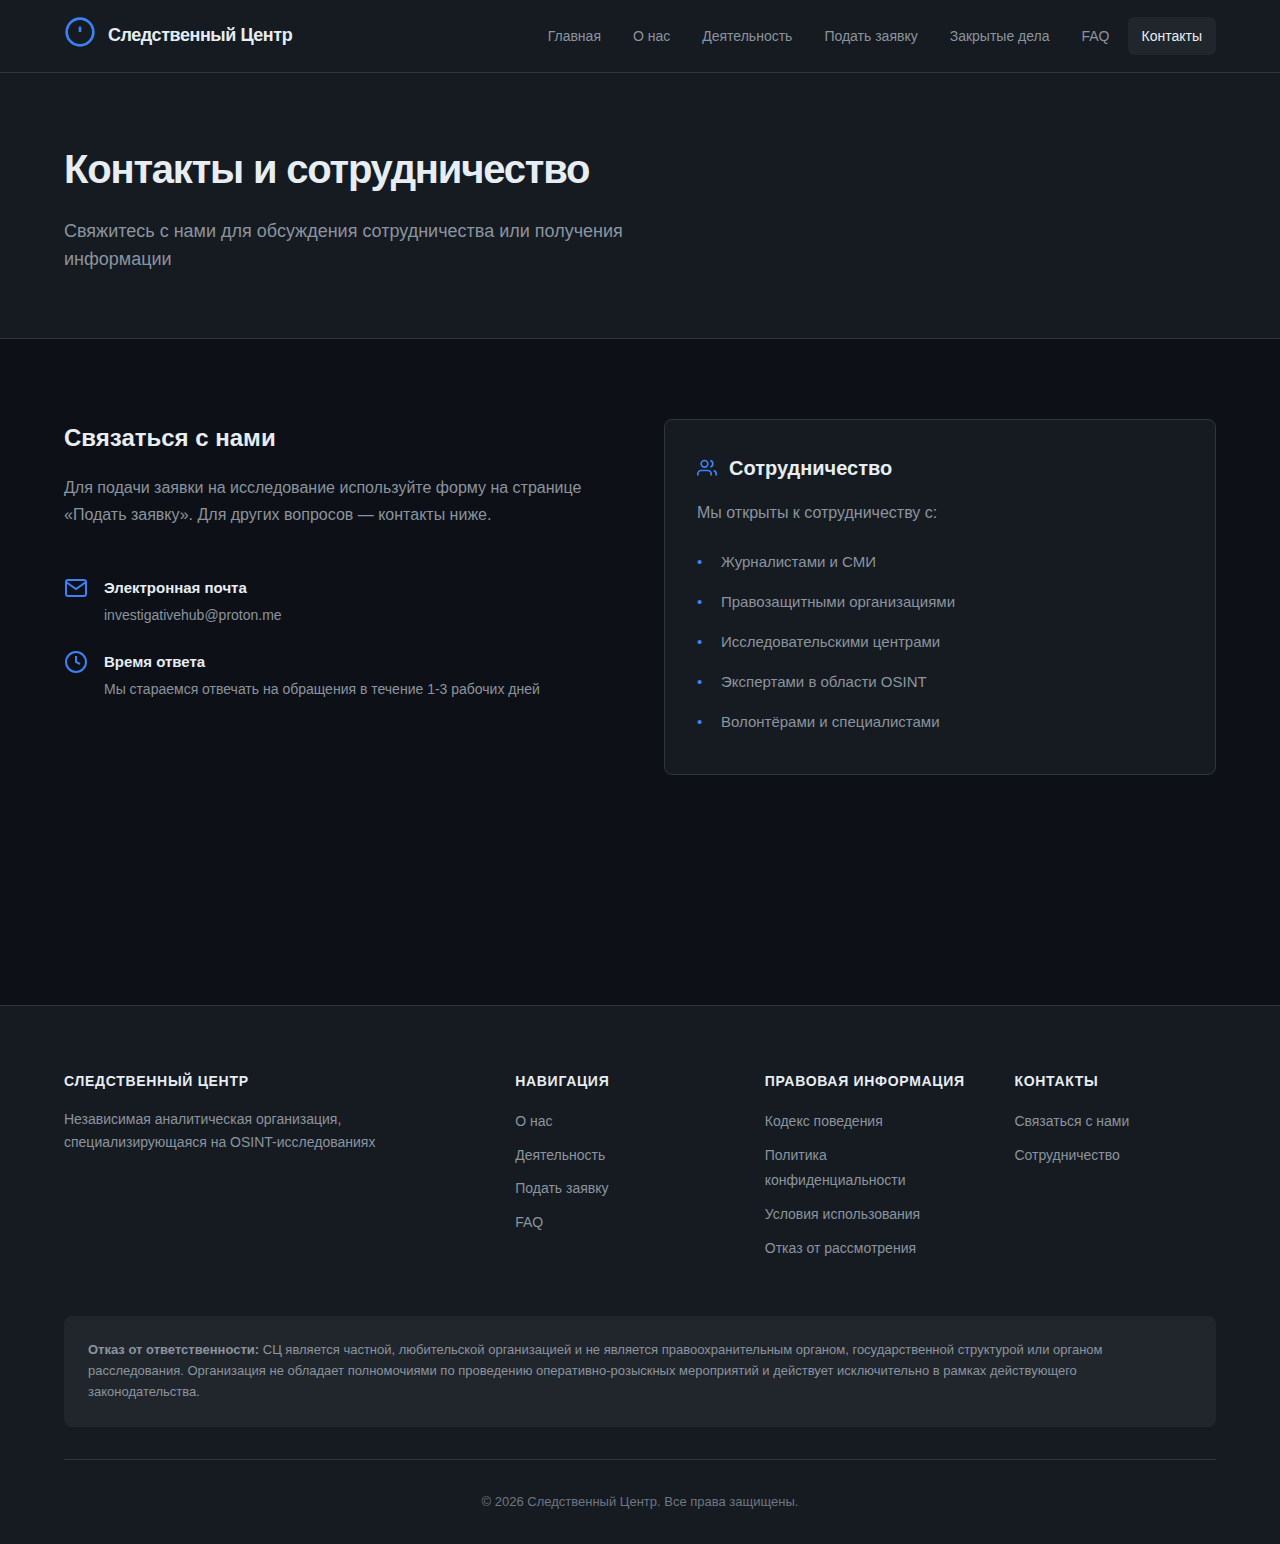
<file: contact.html>
<!DOCTYPE html>
<html lang="ru">
<head>
  <meta charset="UTF-8">
  <meta name="viewport" content="width=device-width, initial-scale=1.0">
  <title>Контакты | Следственный Центр</title>
  <link rel="stylesheet" href="styles.css">
</head>
<body>
  <header class="header">
    <div class="container">
      <div class="header-content">
        <a href="index.html" class="logo">
          <div class="logo-icon">
            <svg width="32" height="32" viewBox="0 0 24 24" fill="none" stroke="currentColor" stroke-width="2">
              <circle cx="12" cy="12" r="10"/>
              <line x1="12" y1="8" x2="12" y2="12"/>
              <line x1="12" y1="16" x2="12.01" y2="16"/>
            </svg>
          </div>
          <span class="logo-text">Следственный Центр</span>
        </a>
        <nav class="nav">
          <a href="index.html" class="nav-link">Главная</a>
          <a href="about.html" class="nav-link">О нас</a>
          <a href="activities.html" class="nav-link">Деятельность</a>
          <a href="submit.html" class="nav-link">Подать заявку</a>
          <a href="cases.html" class="nav-link">Закрытые дела</a>
          <a href="faq.html" class="nav-link">FAQ</a>
          <a href="contact.html" class="nav-link active">Контакты</a>
        </nav>
        <button class="mobile-menu-btn" onclick="toggleMobileMenu()">
          <svg width="24" height="24" viewBox="0 0 24 24" fill="none" stroke="currentColor" stroke-width="2">
            <line x1="3" y1="6" x2="21" y2="6"/>
            <line x1="3" y1="12" x2="21" y2="12"/>
            <line x1="3" y1="18" x2="21" y2="18"/>
          </svg>
        </button>
      </div>
      <nav class="mobile-nav" id="mobileNav">
        <a href="index.html" class="nav-link">Главная</a>
        <a href="about.html" class="nav-link">О нас</a>
        <a href="activities.html" class="nav-link">Деятельность</a>
        <a href="submit.html" class="nav-link">Подать заявку</a>
        <a href="cases.html" class="nav-link">Закрытые дела</a>
        <a href="faq.html" class="nav-link">FAQ</a>
        <a href="contact.html" class="nav-link active">Контакты</a>
      </nav>
    </div>
  </header>

  <main>
    <section class="page-header">
      <div class="container">
        <h1 class="page-title">Контакты и сотрудничество</h1>
        <p class="page-description">Свяжитесь с нами для обсуждения сотрудничества или получения информации</p>
      </div>
    </section>

    <section class="section">
      <div class="container">
        <div class="contact-grid">
          <div>
            <div class="content-block">
              <h2>Связаться с нами</h2>
              <p>Для подачи заявки на исследование используйте форму на странице «Подать заявку». Для других вопросов — контакты ниже.</p>
            </div>

            <div class="contact-info-item">
              <svg width="24" height="24" viewBox="0 0 24 24" fill="none" stroke="currentColor" stroke-width="2">
                <path d="M4 4h16c1.1 0 2 .9 2 2v12c0 1.1-.9 2-2 2H4c-1.1 0-2-.9-2-2V6c0-1.1.9-2 2-2z"/>
                <polyline points="22,6 12,13 2,6"/>
              </svg>
              <div>
                <h4>Электронная почта</h4>
                <p>investigativehub@proton.me</p>
              </div>
            </div>

            <div class="contact-info-item">
              <svg width="24" height="24" viewBox="0 0 24 24" fill="none" stroke="currentColor" stroke-width="2">
                <circle cx="12" cy="12" r="10"/>
                <polyline points="12,6 12,12 16,14"/>
              </svg>
              <div>
                <h4>Время ответа</h4>
                <p>Мы стараемся отвечать на обращения в течение 1-3 рабочих дней</p>
              </div>
            </div>
          </div>

          <div id="cooperation">
            <div class="info-card">
              <h3>
                <svg width="20" height="20" viewBox="0 0 24 24" fill="none" stroke="currentColor" stroke-width="2">
                  <path d="M17 21v-2a4 4 0 0 0-4-4H5a4 4 0 0 0-4 4v2"/>
                  <circle cx="9" cy="7" r="4"/>
                  <path d="M23 21v-2a4 4 0 0 0-3-3.87"/>
                  <path d="M16 3.13a4 4 0 0 1 0 7.75"/>
                </svg>
                Сотрудничество
              </h3>
              <p style="color: var(--color-text-secondary); margin-bottom: 1rem;">Мы открыты к сотрудничеству с:</p>
              <ul style="list-style: none; padding: 0; margin: 0;">
                <li style="padding: 0.5rem 0; padding-left: 1.5rem; position: relative; color: var(--color-text-secondary); font-size: 0.9375rem;">
                  <span style="position: absolute; left: 0; color: var(--color-accent);">•</span>
                  Журналистами и СМИ
                </li>
                <li style="padding: 0.5rem 0; padding-left: 1.5rem; position: relative; color: var(--color-text-secondary); font-size: 0.9375rem;">
                  <span style="position: absolute; left: 0; color: var(--color-accent);">•</span>
                  Правозащитными организациями
                </li>
                <li style="padding: 0.5rem 0; padding-left: 1.5rem; position: relative; color: var(--color-text-secondary); font-size: 0.9375rem;">
                  <span style="position: absolute; left: 0; color: var(--color-accent);">•</span>
                  Исследовательскими центрами
                </li>
                <li style="padding: 0.5rem 0; padding-left: 1.5rem; position: relative; color: var(--color-text-secondary); font-size: 0.9375rem;">
                  <span style="position: absolute; left: 0; color: var(--color-accent);">•</span>
                  Экспертами в области OSINT
                </li>
                <li style="padding: 0.5rem 0; padding-left: 1.5rem; position: relative; color: var(--color-text-secondary); font-size: 0.9375rem;">
                  <span style="position: absolute; left: 0; color: var(--color-accent);">•</span>
                  Волонтёрами и специалистами
                </li>
              </ul>
            </div>

            <div class="info-card" style="visibility: hidden;">
              <h3>
                <svg width="20" height="20" viewBox="0 0 24 24" fill="none" stroke="currentColor" stroke-width="2">
                  <path d="M22 16.92v3a2 2 0 0 1-2.18 2 19.79 19.79 0 0 1-8.63-3.07 19.5 19.5 0 0 1-6-6 19.79 19.79 0 0 1-3.07-8.67A2 2 0 0 1 4.11 2h3a2 2 0 0 1 2 1.72 12.84 12.84 0 0 0 .7 2.81 2 2 0 0 1-.45 2.11L8.09 9.91a16 16 0 0 0 6 6l1.27-1.27a2 2 0 0 1 2.11-.45 12.84 12.84 0 0 0 2.81.7A2 2 0 0 1 22 16.92z"/>
                </svg>
                
              </h3>
              <p style="color: var(--color-text-secondary);"></p>
            </div>
          </div>
        </div>
      </div>
    </section>


  <footer class="footer">
    <div class="container">
      <div class="footer-grid">
        <div class="footer-section">
          <h4>Следственный Центр</h4>
          <p>Независимая аналитическая организация, специализирующаяся на OSINT-исследованиях</p>
        </div>
        <div class="footer-section">
          <h4>Навигация</h4>
          <ul>
            <li><a href="about.html">О нас</a></li>
            <li><a href="activities.html">Деятельность</a></li>
            <li><a href="submit.html">Подать заявку</a></li>
            <li><a href="faq.html">FAQ</a></li>
          </ul>
        </div>
        <div class="footer-section">
          <h4>Правовая информация</h4>
          <ul>
            <li><a href="legal.html">Кодекс поведения</a></li>
            <li><a href="privacy.html">Политика конфиденциальности</a></li>
            <li><a href="terms.html">Условия использования</a></li>
            <li><a href="decline.html">Отказ от рассмотрения</a></li>
          </ul>
        </div>
        <div class="footer-section">
          <h4>Контакты</h4>
          <ul>
            <li><a href="contact.html">Связаться с нами</a></li>
            <li><a href="contact.html#cooperation">Сотрудничество</a></li>
          </ul>
        </div>
      </div>
      <div class="footer-disclaimer">
        <p><strong>Отказ от ответственности:</strong> СЦ является частной, любительской организацией и не является правоохранительным органом, государственной структурой или органом расследования. Организация не обладает полномочиями по проведению оперативно-розыскных мероприятий и действует исключительно в рамках действующего законодательства.</p>
      </div>
      <div class="footer-bottom">
        <p>&copy; 2026 Следственный Центр. Все права защищены.</p>
      </div>
    </div>
  </footer>

  <script src="script.js"></script>
</body>
</html>
</file>
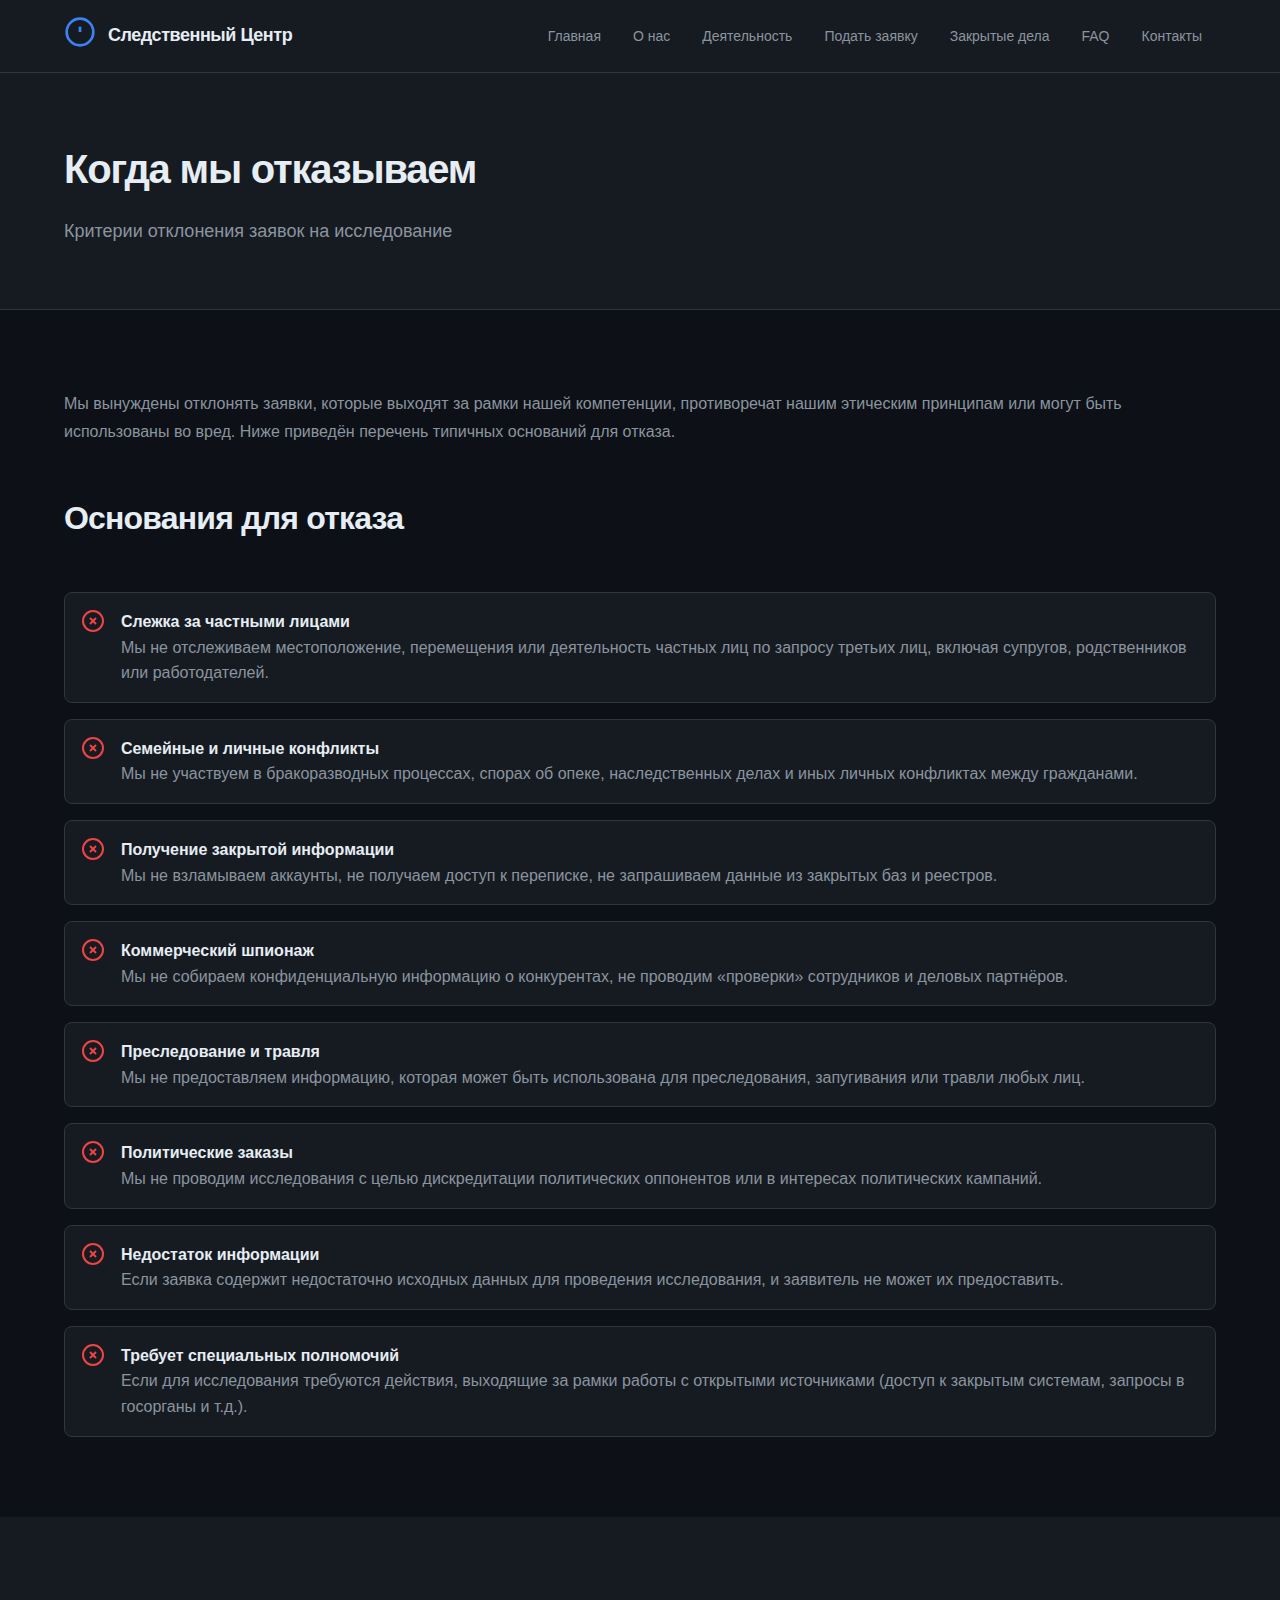
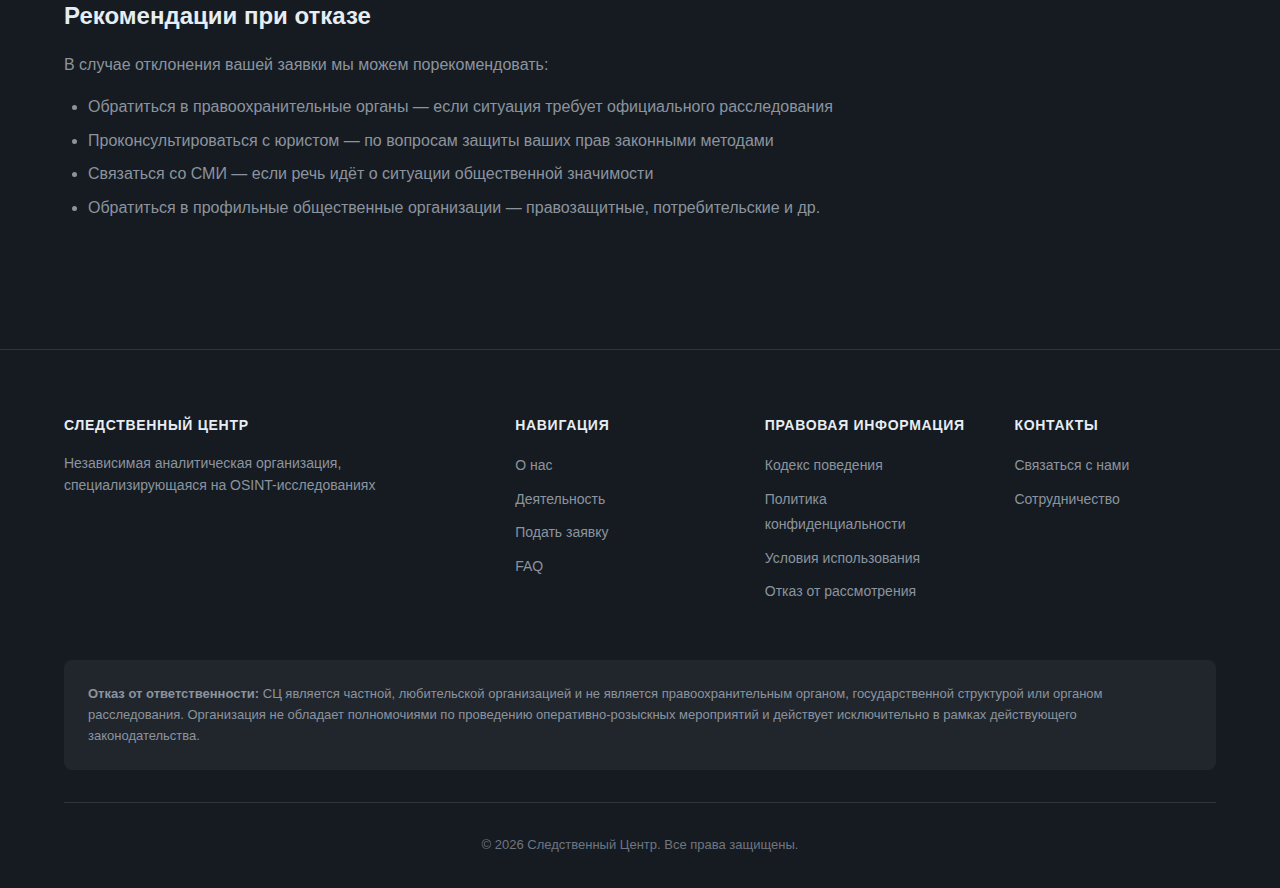
<file: decline.html>
<!DOCTYPE html>
<html lang="ru">
<head>
  <meta charset="UTF-8">
  <meta name="viewport" content="width=device-width, initial-scale=1.0">
  <title>Отказ от рассмотрения | Следственный Центр</title>
  <link rel="stylesheet" href="styles.css">
</head>
<body>
  <header class="header">
    <div class="container">
      <div class="header-content">
        <a href="index.html" class="logo">
          <div class="logo-icon">
            <svg width="32" height="32" viewBox="0 0 24 24" fill="none" stroke="currentColor" stroke-width="2">
              <circle cx="12" cy="12" r="10"/>
              <line x1="12" y1="8" x2="12" y2="12"/>
              <line x1="12" y1="16" x2="12.01" y2="16"/>
            </svg>
          </div>
          <span class="logo-text">Следственный Центр</span>
        </a>
        <nav class="nav">
          <a href="index.html" class="nav-link">Главная</a>
          <a href="about.html" class="nav-link">О нас</a>
          <a href="activities.html" class="nav-link">Деятельность</a>
          <a href="submit.html" class="nav-link">Подать заявку</a>
          <a href="cases.html" class="nav-link">Закрытые дела</a>
          <a href="faq.html" class="nav-link">FAQ</a>
          <a href="contact.html" class="nav-link">Контакты</a>
        </nav>
        <button class="mobile-menu-btn" onclick="toggleMobileMenu()">
          <svg width="24" height="24" viewBox="0 0 24 24" fill="none" stroke="currentColor" stroke-width="2">
            <line x1="3" y1="6" x2="21" y2="6"/>
            <line x1="3" y1="12" x2="21" y2="12"/>
            <line x1="3" y1="18" x2="21" y2="18"/>
          </svg>
        </button>
      </div>
      <nav class="mobile-nav" id="mobileNav">
        <a href="index.html" class="nav-link">Главная</a>
        <a href="about.html" class="nav-link">О нас</a>
        <a href="activities.html" class="nav-link">Деятельность</a>
        <a href="submit.html" class="nav-link">Подать заявку</a>
        <a href="cases.html" class="nav-link">Закрытые дела</a>
        <a href="faq.html" class="nav-link">FAQ</a>
        <a href="contact.html" class="nav-link">Контакты</a>
      </nav>
    </div>
  </header>

  <main>
    <section class="page-header">
      <div class="container">
        <h1 class="page-title">Когда мы отказываем</h1>
        <p class="page-description">Критерии отклонения заявок на исследование</p>
      </div>
    </section>

    <section class="section">
      <div class="container">
        <div class="content-block">
          <p>Мы вынуждены отклонять заявки, которые выходят за рамки нашей компетенции, противоречат нашим этическим принципам или могут быть использованы во вред. Ниже приведён перечень типичных оснований для отказа.</p>
        </div>

        <h2 class="section-title">Основания для отказа</h2>
        
        <div class="decline-list">
          <div class="decline-item">
            <svg width="24" height="24" viewBox="0 0 24 24" fill="none" stroke="currentColor" stroke-width="2">
              <circle cx="12" cy="12" r="10"/>
              <line x1="15" y1="9" x2="9" y2="15"/>
              <line x1="9" y1="9" x2="15" y2="15"/>
            </svg>
            <div>
              <strong>Слежка за частными лицами</strong>
              <p>Мы не отслеживаем местоположение, перемещения или деятельность частных лиц по запросу третьих лиц, включая супругов, родственников или работодателей.</p>
            </div>
          </div>

          <div class="decline-item">
            <svg width="24" height="24" viewBox="0 0 24 24" fill="none" stroke="currentColor" stroke-width="2">
              <circle cx="12" cy="12" r="10"/>
              <line x1="15" y1="9" x2="9" y2="15"/>
              <line x1="9" y1="9" x2="15" y2="15"/>
            </svg>
            <div>
              <strong>Семейные и личные конфликты</strong>
              <p>Мы не участвуем в бракоразводных процессах, спорах об опеке, наследственных делах и иных личных конфликтах между гражданами.</p>
            </div>
          </div>

          <div class="decline-item">
            <svg width="24" height="24" viewBox="0 0 24 24" fill="none" stroke="currentColor" stroke-width="2">
              <circle cx="12" cy="12" r="10"/>
              <line x1="15" y1="9" x2="9" y2="15"/>
              <line x1="9" y1="9" x2="15" y2="15"/>
            </svg>
            <div>
              <strong>Получение закрытой информации</strong>
              <p>Мы не взламываем аккаунты, не получаем доступ к переписке, не запрашиваем данные из закрытых баз и реестров.</p>
            </div>
          </div>

          <div class="decline-item">
            <svg width="24" height="24" viewBox="0 0 24 24" fill="none" stroke="currentColor" stroke-width="2">
              <circle cx="12" cy="12" r="10"/>
              <line x1="15" y1="9" x2="9" y2="15"/>
              <line x1="9" y1="9" x2="15" y2="15"/>
            </svg>
            <div>
              <strong>Коммерческий шпионаж</strong>
              <p>Мы не собираем конфиденциальную информацию о конкурентах, не проводим «проверки» сотрудников и деловых партнёров.</p>
            </div>
          </div>

          <div class="decline-item">
            <svg width="24" height="24" viewBox="0 0 24 24" fill="none" stroke="currentColor" stroke-width="2">
              <circle cx="12" cy="12" r="10"/>
              <line x1="15" y1="9" x2="9" y2="15"/>
              <line x1="9" y1="9" x2="15" y2="15"/>
            </svg>
            <div>
              <strong>Преследование и травля</strong>
              <p>Мы не предоставляем информацию, которая может быть использована для преследования, запугивания или травли любых лиц.</p>
            </div>
          </div>

          <div class="decline-item">
            <svg width="24" height="24" viewBox="0 0 24 24" fill="none" stroke="currentColor" stroke-width="2">
              <circle cx="12" cy="12" r="10"/>
              <line x1="15" y1="9" x2="9" y2="15"/>
              <line x1="9" y1="9" x2="15" y2="15"/>
            </svg>
            <div>
              <strong>Политические заказы</strong>
              <p>Мы не проводим исследования с целью дискредитации политических оппонентов или в интересах политических кампаний.</p>
            </div>
          </div>

          <div class="decline-item">
            <svg width="24" height="24" viewBox="0 0 24 24" fill="none" stroke="currentColor" stroke-width="2">
              <circle cx="12" cy="12" r="10"/>
              <line x1="15" y1="9" x2="9" y2="15"/>
              <line x1="9" y1="9" x2="15" y2="15"/>
            </svg>
            <div>
              <strong>Недостаток информации</strong>
              <p>Если заявка содержит недостаточно исходных данных для проведения исследования, и заявитель не может их предоставить.</p>
            </div>
          </div>

          <div class="decline-item">
            <svg width="24" height="24" viewBox="0 0 24 24" fill="none" stroke="currentColor" stroke-width="2">
              <circle cx="12" cy="12" r="10"/>
              <line x1="15" y1="9" x2="9" y2="15"/>
              <line x1="9" y1="9" x2="15" y2="15"/>
            </svg>
            <div>
              <strong>Требует специальных полномочий</strong>
              <p>Если для исследования требуются действия, выходящие за рамки работы с открытыми источниками (доступ к закрытым системам, запросы в госорганы и т.д.).</p>
            </div>
          </div>
        </div>
      </div>
    </section>

    <section class="section section-dark">
      <div class="container">
        <div class="content-block">
          <h2>Рекомендации при отказе</h2>
          <p>В случае отклонения вашей заявки мы можем порекомендовать:</p>
          <ul>
            <li>Обратиться в правоохранительные органы — если ситуация требует официального расследования</li>
            <li>Проконсультироваться с юристом — по вопросам защиты ваших прав законными методами</li>
            <li>Связаться со СМИ — если речь идёт о ситуации общественной значимости</li>
            <li>Обратиться в профильные общественные организации — правозащитные, потребительские и др.</li>
          </ul>
        </div>
      </div>
    </section>
  </main>
<footer class="footer">
    <div class="container">
      <div class="footer-grid">
        <div class="footer-section">
          <h4>Следственный Центр</h4>
          <p>Независимая аналитическая организация, специализирующаяся на OSINT-исследованиях</p>
        </div>
        <div class="footer-section">
          <h4>Навигация</h4>
          <ul>
            <li><a href="about.html">О нас</a></li>
            <li><a href="activities.html">Деятельность</a></li>
            <li><a href="submit.html">Подать заявку</a></li>
            <li><a href="faq.html">FAQ</a></li>
          </ul>
        </div>
        <div class="footer-section">
          <h4>Правовая информация</h4>
          <ul>
            <li><a href="legal.html">Кодекс поведения</a></li>
            <li><a href="privacy.html">Политика конфиденциальности</a></li>
            <li><a href="terms.html">Условия использования</a></li>
            <li><a href="decline.html">Отказ от рассмотрения</a></li>
          </ul>
        </div>
        <div class="footer-section">
          <h4>Контакты</h4>
          <ul>
            <li><a href="contact.html">Связаться с нами</a></li>
            <li><a href="contact.html#cooperation">Сотрудничество</a></li>
          </ul>
        </div>
      </div>
      <div class="footer-disclaimer">
        <p><strong>Отказ от ответственности:</strong> СЦ является частной, любительской организацией и не является правоохранительным органом, государственной структурой или органом расследования. Организация не обладает полномочиями по проведению оперативно-розыскных мероприятий и действует исключительно в рамках действующего законодательства.</p>
      </div>
      <div class="footer-bottom">
        <p>&copy; 2026 Следственный Центр. Все права защищены.</p>
      </div>
    </div>
  </footer>

  <script src="script.js"></script>
</body>
</html>
</file>
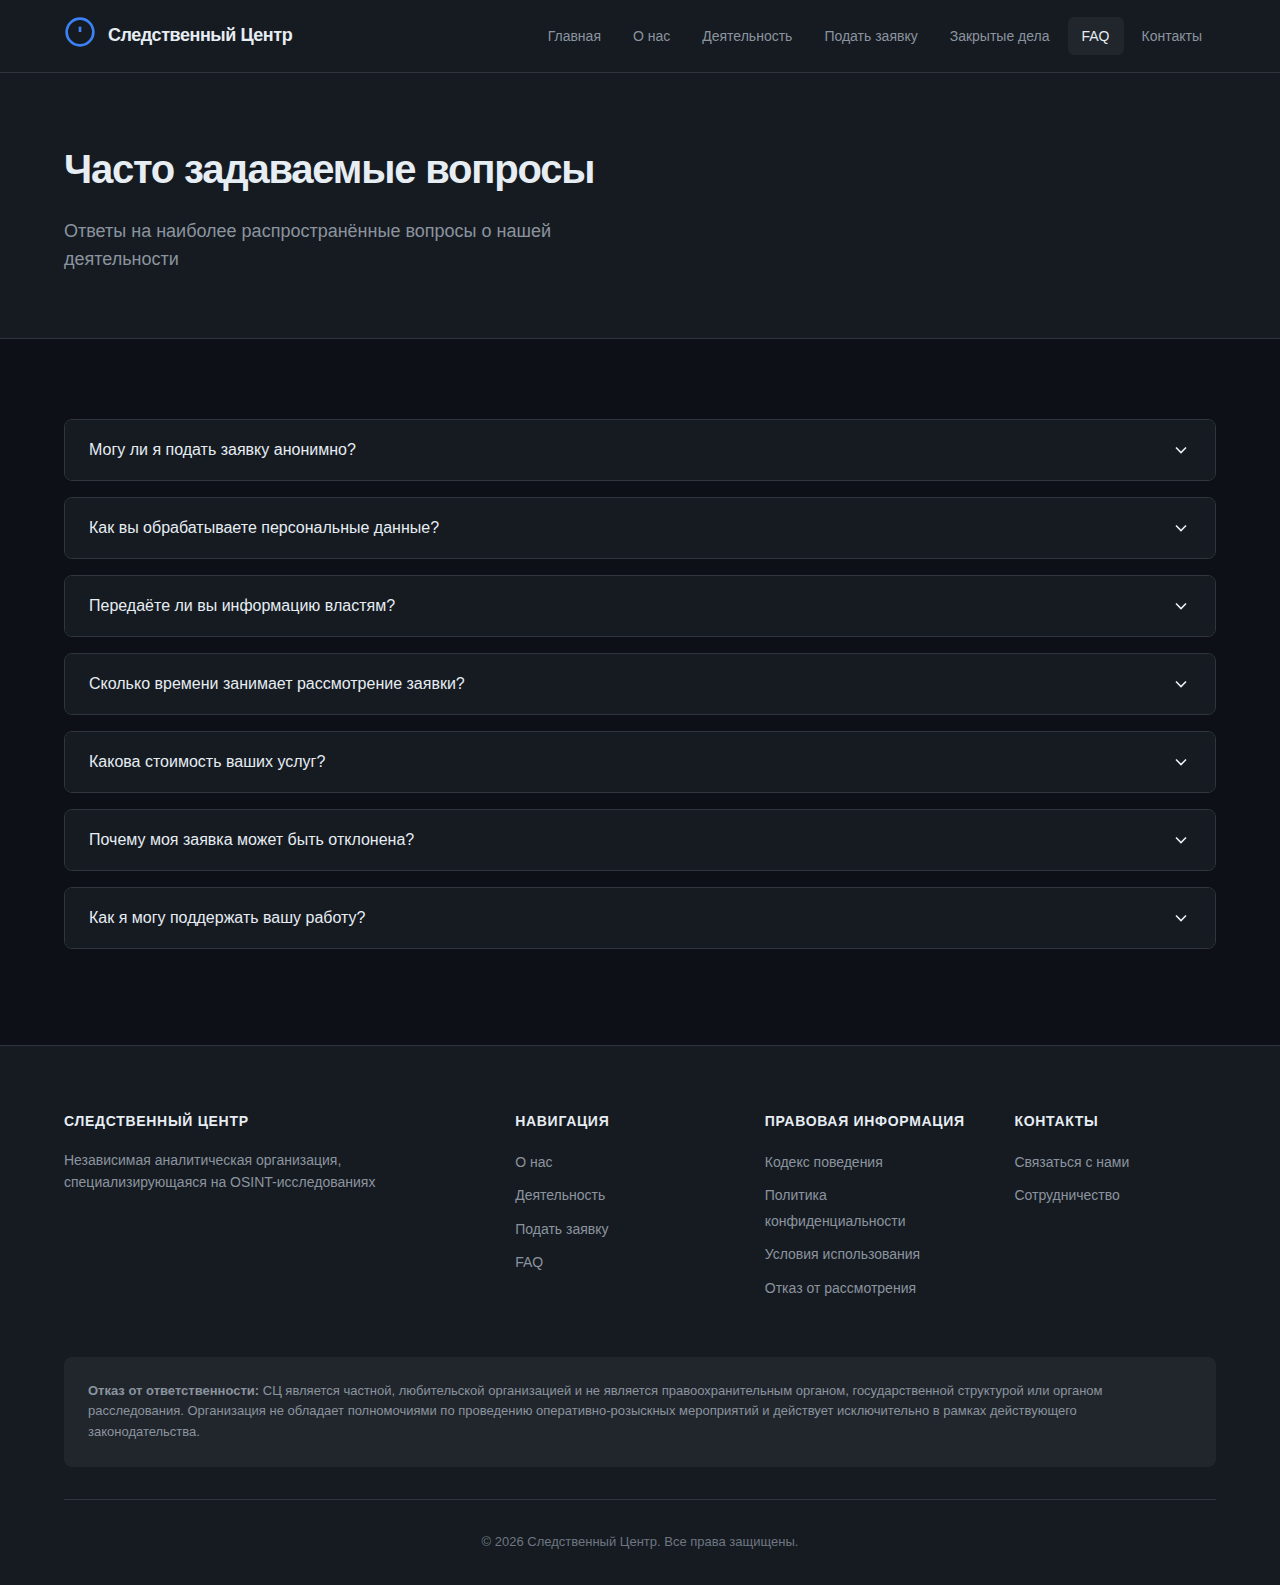
<file: faq.html>
<!DOCTYPE html>
<html lang="ru">
<head>
  <meta charset="UTF-8">
  <meta name="viewport" content="width=device-width, initial-scale=1.0">
  <title>FAQ | Следственный Центр</title>
  <link rel="stylesheet" href="styles.css">
</head>
<body>
  <header class="header">
    <div class="container">
      <div class="header-content">
        <a href="index.html" class="logo">
          <div class="logo-icon">
            <svg width="32" height="32" viewBox="0 0 24 24" fill="none" stroke="currentColor" stroke-width="2">
              <circle cx="12" cy="12" r="10"/>
              <line x1="12" y1="8" x2="12" y2="12"/>
              <line x1="12" y1="16" x2="12.01" y2="16"/>
            </svg>
          </div>
          <span class="logo-text">Следственный Центр</span>
        </a>
        <nav class="nav">
          <a href="index.html" class="nav-link">Главная</a>
          <a href="about.html" class="nav-link">О нас</a>
          <a href="activities.html" class="nav-link">Деятельность</a>
          <a href="submit.html" class="nav-link">Подать заявку</a>
          <a href="cases.html" class="nav-link">Закрытые дела</a>
          <a href="faq.html" class="nav-link active">FAQ</a>
          <a href="contact.html" class="nav-link">Контакты</a>
        </nav>
        <button class="mobile-menu-btn" onclick="toggleMobileMenu()">
          <svg width="24" height="24" viewBox="0 0 24 24" fill="none" stroke="currentColor" stroke-width="2">
            <line x1="3" y1="6" x2="21" y2="6"/>
            <line x1="3" y1="12" x2="21" y2="12"/>
            <line x1="3" y1="18" x2="21" y2="18"/>
          </svg>
        </button>
      </div>
      <nav class="mobile-nav" id="mobileNav">
        <a href="index.html" class="nav-link">Главная</a>
        <a href="about.html" class="nav-link">О нас</a>
        <a href="activities.html" class="nav-link">Деятельность</a>
        <a href="submit.html" class="nav-link">Подать заявку</a>
        <a href="cases.html" class="nav-link">Закрытые дела</a>
        <a href="faq.html" class="nav-link active">FAQ</a>
        <a href="contact.html" class="nav-link">Контакты</a>
      </nav>
    </div>
  </header>

  <main>
    <section class="page-header">
      <div class="container">
        <h1 class="page-title">Часто задаваемые вопросы</h1>
        <p class="page-description">Ответы на наиболее распространённые вопросы о нашей деятельности</p>
      </div>
    </section>

    <section class="section">
      <div class="container">
        <div class="faq-item">
          <button class="faq-question">
            Могу ли я подать заявку анонимно?
            <svg width="20" height="20" viewBox="0 0 24 24" fill="none" stroke="currentColor" stroke-width="2">
              <polyline points="6,9 12,15 18,9"/>
            </svg>
          </button>
          <div class="faq-answer">
            <p>Да, вы можете подать заявку анонимно. Мы не требуем предоставления персональных данных для рассмотрения обращения. Однако учтите, что в этом случае мы не сможем связаться с вами для уточнения деталей или передачи результатов исследования.</p>
            <p>Если вы хотите получить результаты, но сохранить конфиденциальность, вы можете использовать анонимный адрес электронной почты или другие защищённые каналы связи.</p>
          </div>
        </div>

        <div class="faq-item">
          <button class="faq-question">
            Как вы обрабатываете персональные данные?
            <svg width="20" height="20" viewBox="0 0 24 24" fill="none" stroke="currentColor" stroke-width="2">
              <polyline points="6,9 12,15 18,9"/>
            </svg>
          </button>
          <div class="faq-answer">
            <p>Мы обрабатываем персональные данные в соответствии с действующим законодательством о защите персональных данных. Собранная информация используется исключительно для целей рассмотрения вашего обращения.</p>
            <p>Мы не передаём персональные данные третьим лицам без вашего явного согласия, за исключением случаев, предусмотренных законом. Подробнее — в нашей Политике конфиденциальности.</p>
          </div>
        </div>

        <div class="faq-item">
          <button class="faq-question">
            Передаёте ли вы информацию властям?
            <svg width="20" height="20" viewBox="0 0 24 24" fill="none" stroke="currentColor" stroke-width="2">
              <polyline points="6,9 12,15 18,9"/>
            </svg>
          </button>
          <div class="faq-answer">
            <p>Мы не передаём информацию о заявителях или результаты исследований правоохранительным органам без явного согласия заявителя, за исключением случаев, когда это прямо требуется законом.</p>
            <p>Если в ходе исследования будет обнаружена информация о готовящемся тяжком преступлении, мы можем быть обязаны сообщить об этом в соответствующие органы в соответствии с законодательством.</p>
          </div>
        </div>

        <div class="faq-item">
          <button class="faq-question">
            Сколько времени занимает рассмотрение заявки?
            <svg width="20" height="20" viewBox="0 0 24 24" fill="none" stroke="currentColor" stroke-width="2">
              <polyline points="6,9 12,15 18,9"/>
            </svg>
          </button>
          <div class="faq-answer">
            <p>Первичная оценка заявки занимает от нескольких часов до 1-2 суток. Сроки проведения исследования зависят от сложности случая и могут составлять от нескольких часов или дней до нескольких недель.</p>
            <p>Мы стараемся информировать заявителей о ходе работы, если они предоставили контактные данные.</p>
          </div>
        </div>

        <div class="faq-item">
          <button class="faq-question">
            Какова стоимость ваших услуг?
            <svg width="20" height="20" viewBox="0 0 24 24" fill="none" stroke="currentColor" stroke-width="2">
              <polyline points="6,9 12,15 18,9"/>
            </svg>
          </button>
          <div class="faq-answer">
            <p>Следственный Центр является некоммерческой и любительской организацией. Мы рассматриваем заявки на безвозмездной основе в рамках нашей миссии и имеющихся ресурсов.</p>
            <p>Приоритет отдаётся случаям, имеющим общественную значимость или связанным с защитой прав граждан.</p>
          </div>
        </div>

        <div class="faq-item">
          <button class="faq-question">
            Почему моя заявка может быть отклонена?
            <svg width="20" height="20" viewBox="0 0 24 24" fill="none" stroke="currentColor" stroke-width="2">
              <polyline points="6,9 12,15 18,9"/>
            </svg>
          </button>
          <div class="faq-answer">
            <p>Мы отклоняем заявки, которые выходят за рамки нашей компетенции или противоречат нашим этическим принципам. Подробный перечень критериев отказа представлен на странице «Когда мы отказываем».</p>
            <p>Также мы можем отклонить заявку при недостаточности исходной информации для проведения исследования или при отсутствии возможности использовать только открытые источники.</p>
          </div>
        </div>

      

        <div class="faq-item">
          <button class="faq-question">
            Как я могу поддержать вашу работу?
            <svg width="20" height="20" viewBox="0 0 24 24" fill="none" stroke="currentColor" stroke-width="2">
              <polyline points="6,9 12,15 18,9"/>
            </svg>
          </button>
          <div class="faq-answer">
            <p>Вы можете поддержать нашу работу несколькими способами: распространять информацию о нашей деятельности, предоставлять экспертную помощь в областях вашей компетенции, или связаться с нами для обсуждения других форм сотрудничества.</p>
            <p>Подробности — на странице «Контакты и сотрудничество».</p>
          </div>
        </div>
      </div>
    </section>
  </main>

<footer class="footer">
    <div class="container">
      <div class="footer-grid">
        <div class="footer-section">
          <h4>Следственный Центр</h4>
          <p>Независимая аналитическая организация, специализирующаяся на OSINT-исследованиях</p>
        </div>
        <div class="footer-section">
          <h4>Навигация</h4>
          <ul>
            <li><a href="about.html">О нас</a></li>
            <li><a href="activities.html">Деятельность</a></li>
            <li><a href="submit.html">Подать заявку</a></li>
            <li><a href="faq.html">FAQ</a></li>
          </ul>
        </div>
        <div class="footer-section">
          <h4>Правовая информация</h4>
          <ul>
            <li><a href="legal.html">Кодекс поведения</a></li>
            <li><a href="privacy.html">Политика конфиденциальности</a></li>
            <li><a href="terms.html">Условия использования</a></li>
            <li><a href="decline.html">Отказ от рассмотрения</a></li>
          </ul>
        </div>
        <div class="footer-section">
          <h4>Контакты</h4>
          <ul>
            <li><a href="contact.html">Связаться с нами</a></li>
            <li><a href="contact.html#cooperation">Сотрудничество</a></li>
          </ul>
        </div>
      </div>
      <div class="footer-disclaimer">
        <p><strong>Отказ от ответственности:</strong> СЦ является частной, любительской организацией и не является правоохранительным органом, государственной структурой или органом расследования. Организация не обладает полномочиями по проведению оперативно-розыскных мероприятий и действует исключительно в рамках действующего законодательства.</p>
      </div>
      <div class="footer-bottom">
        <p>&copy; 2026 Следственный Центр. Все права защищены.</p>
      </div>
    </div>
  </footer>

  <script src="script.js"></script>
</body>
</html>
</file>
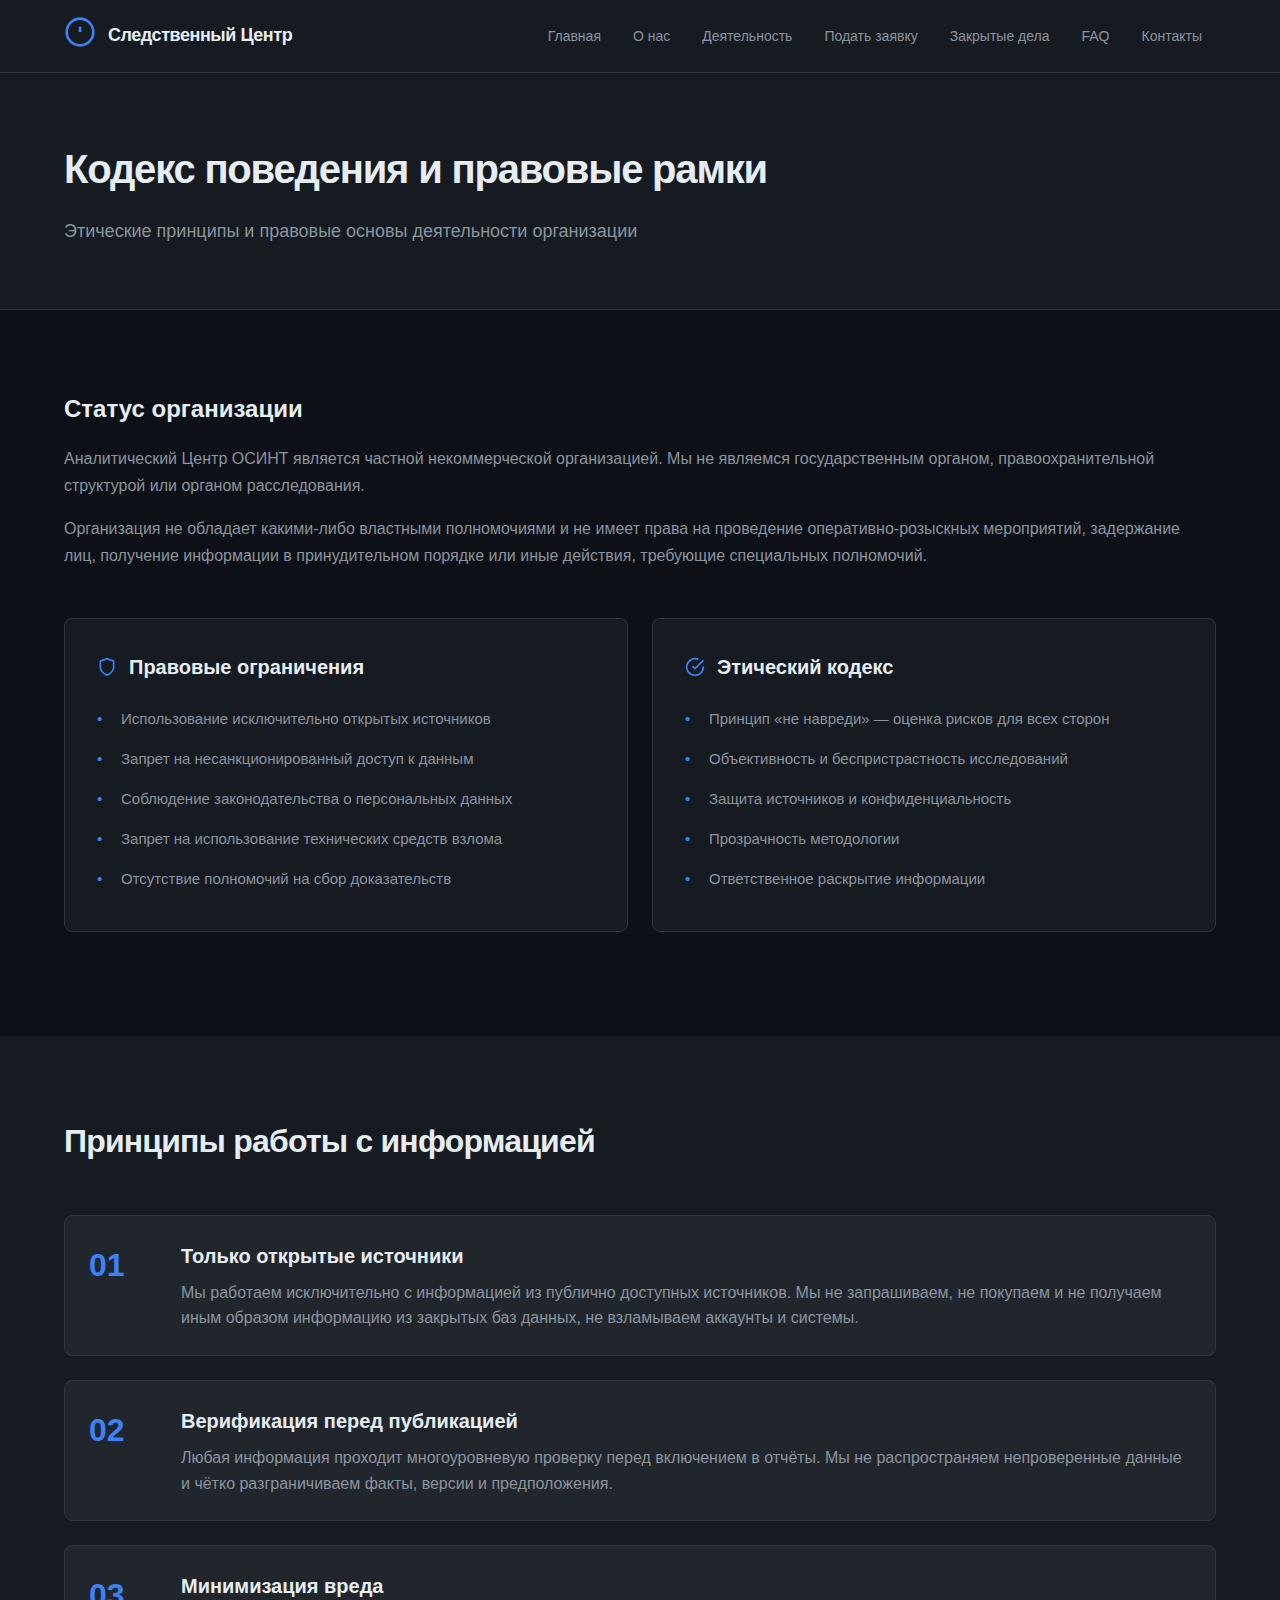
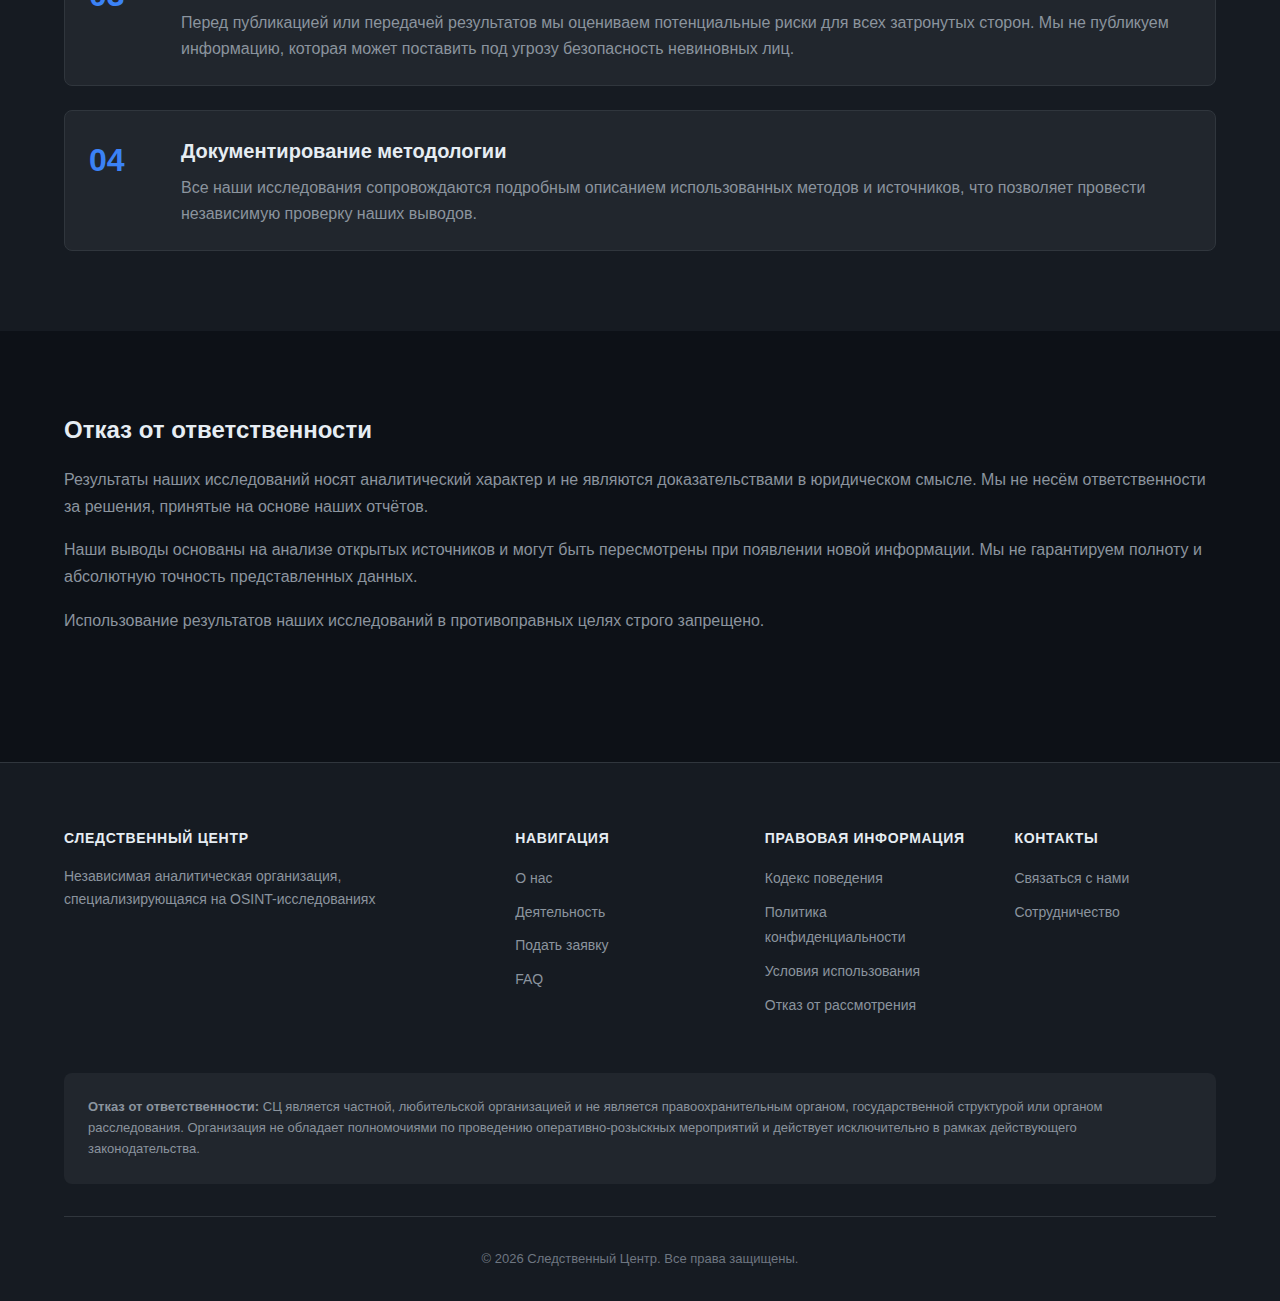
<file: legal.html>
<!DOCTYPE html>
<html lang="ru">
<head>
  <meta charset="UTF-8">
  <meta name="viewport" content="width=device-width, initial-scale=1.0">
  <title>Кодекс поведения | Следственный Центр</title>
  <link rel="stylesheet" href="styles.css">
</head>
<body>
  <header class="header">
    <div class="container">
      <div class="header-content">
        <a href="index.html" class="logo">
          <div class="logo-icon">
            <svg width="32" height="32" viewBox="0 0 24 24" fill="none" stroke="currentColor" stroke-width="2">
              <circle cx="12" cy="12" r="10"/>
              <line x1="12" y1="8" x2="12" y2="12"/>
              <line x1="12" y1="16" x2="12.01" y2="16"/>
            </svg>
          </div>
          <span class="logo-text">Следственный Центр</span>
        </a>
        <nav class="nav">
          <a href="index.html" class="nav-link">Главная</a>
          <a href="about.html" class="nav-link">О нас</a>
          <a href="activities.html" class="nav-link">Деятельность</a>
          <a href="submit.html" class="nav-link">Подать заявку</a>
          <a href="cases.html" class="nav-link">Закрытые дела</a>
          <a href="faq.html" class="nav-link">FAQ</a>
          <a href="contact.html" class="nav-link">Контакты</a>
        </nav>
        <button class="mobile-menu-btn" onclick="toggleMobileMenu()">
          <svg width="24" height="24" viewBox="0 0 24 24" fill="none" stroke="currentColor" stroke-width="2">
            <line x1="3" y1="6" x2="21" y2="6"/>
            <line x1="3" y1="12" x2="21" y2="12"/>
            <line x1="3" y1="18" x2="21" y2="18"/>
          </svg>
        </button>
      </div>
      <nav class="mobile-nav" id="mobileNav">
        <a href="index.html" class="nav-link">Главная</a>
        <a href="about.html" class="nav-link">О нас</a>
        <a href="activities.html" class="nav-link">Деятельность</a>
        <a href="submit.html" class="nav-link">Подать заявку</a>
        <a href="cases.html" class="nav-link">Закрытые дела</a>
        <a href="faq.html" class="nav-link">FAQ</a>
        <a href="contact.html" class="nav-link">Контакты</a>
      </nav>
    </div>
  </header>

  <main>
    <section class="page-header">
      <div class="container">
        <h1 class="page-title">Кодекс поведения и правовые рамки</h1>
        <p class="page-description">Этические принципы и правовые основы деятельности организации</p>
      </div>
    </section>

    <section class="section">
      <div class="container">
        <div class="content-block">
          <h2>Статус организации</h2>
          <p>Аналитический Центр ОСИНТ является частной некоммерческой организацией. Мы не являемся государственным органом, правоохранительной структурой или органом расследования.</p>
          <p>Организация не обладает какими-либо властными полномочиями и не имеет права на проведение оперативно-розыскных мероприятий, задержание лиц, получение информации в принудительном порядке или иные действия, требующие специальных полномочий.</p>
        </div>

        <div class="legal-content">
          <div class="info-card">
            <h3>
              <svg width="20" height="20" viewBox="0 0 24 24" fill="none" stroke="currentColor" stroke-width="2">
                <path d="M12 22s8-4 8-10V5l-8-3-8 3v7c0 6 8 10 8 10z"/>
              </svg>
              Правовые ограничения
            </h3>
            <ul style="list-style: none; padding: 0; margin: 0;">
              <li style="padding: 0.5rem 0; padding-left: 1.5rem; position: relative; color: var(--color-text-secondary); font-size: 0.9375rem;">
                <span style="position: absolute; left: 0; color: var(--color-accent);">•</span>
                Использование исключительно открытых источников
              </li>
              <li style="padding: 0.5rem 0; padding-left: 1.5rem; position: relative; color: var(--color-text-secondary); font-size: 0.9375rem;">
                <span style="position: absolute; left: 0; color: var(--color-accent);">•</span>
                Запрет на несанкционированный доступ к данным
              </li>
              <li style="padding: 0.5rem 0; padding-left: 1.5rem; position: relative; color: var(--color-text-secondary); font-size: 0.9375rem;">
                <span style="position: absolute; left: 0; color: var(--color-accent);">•</span>
                Соблюдение законодательства о персональных данных
              </li>
              <li style="padding: 0.5rem 0; padding-left: 1.5rem; position: relative; color: var(--color-text-secondary); font-size: 0.9375rem;">
                <span style="position: absolute; left: 0; color: var(--color-accent);">•</span>
                Запрет на использование технических средств взлома
              </li>
              <li style="padding: 0.5rem 0; padding-left: 1.5rem; position: relative; color: var(--color-text-secondary); font-size: 0.9375rem;">
                <span style="position: absolute; left: 0; color: var(--color-accent);">•</span>
                Отсутствие полномочий на сбор доказательств
              </li>
            </ul>
          </div>
          <div class="info-card">
            <h3>
              <svg width="20" height="20" viewBox="0 0 24 24" fill="none" stroke="currentColor" stroke-width="2">
                <path d="M22 11.08V12a10 10 0 1 1-5.93-9.14"/>
                <polyline points="22,4 12,14.01 9,11.01"/>
              </svg>
              Этический кодекс
            </h3>
            <ul style="list-style: none; padding: 0; margin: 0;">
              <li style="padding: 0.5rem 0; padding-left: 1.5rem; position: relative; color: var(--color-text-secondary); font-size: 0.9375rem;">
                <span style="position: absolute; left: 0; color: var(--color-accent);">•</span>
                Принцип «не навреди» — оценка рисков для всех сторон
              </li>
              <li style="padding: 0.5rem 0; padding-left: 1.5rem; position: relative; color: var(--color-text-secondary); font-size: 0.9375rem;">
                <span style="position: absolute; left: 0; color: var(--color-accent);">•</span>
                Объективность и беспристрастность исследований
              </li>
              <li style="padding: 0.5rem 0; padding-left: 1.5rem; position: relative; color: var(--color-text-secondary); font-size: 0.9375rem;">
                <span style="position: absolute; left: 0; color: var(--color-accent);">•</span>
                Защита источников и конфиденциальность
              </li>
              <li style="padding: 0.5rem 0; padding-left: 1.5rem; position: relative; color: var(--color-text-secondary); font-size: 0.9375rem;">
                <span style="position: absolute; left: 0; color: var(--color-accent);">•</span>
                Прозрачность методологии
              </li>
              <li style="padding: 0.5rem 0; padding-left: 1.5rem; position: relative; color: var(--color-text-secondary); font-size: 0.9375rem;">
                <span style="position: absolute; left: 0; color: var(--color-accent);">•</span>
                Ответственное раскрытие информации
              </li>
            </ul>
          </div>
        </div>
      </div>
    </section>

    <section class="section section-dark">
      <div class="container">
        <h2 class="section-title">Принципы работы с информацией</h2>
        <div class="activities-list">
          <div class="activity-item">
            <span class="activity-number">01</span>
            <div class="activity-content">
              <h3>Только открытые источники</h3>
              <p>Мы работаем исключительно с информацией из публично доступных источников. Мы не запрашиваем, не покупаем и не получаем иным образом информацию из закрытых баз данных, не взламываем аккаунты и системы.</p>
            </div>
          </div>
          <div class="activity-item">
            <span class="activity-number">02</span>
            <div class="activity-content">
              <h3>Верификация перед публикацией</h3>
              <p>Любая информация проходит многоуровневую проверку перед включением в отчёты. Мы не распространяем непроверенные данные и чётко разграничиваем факты, версии и предположения.</p>
            </div>
          </div>
          <div class="activity-item">
            <span class="activity-number">03</span>
            <div class="activity-content">
              <h3>Минимизация вреда</h3>
              <p>Перед публикацией или передачей результатов мы оцениваем потенциальные риски для всех затронутых сторон. Мы не публикуем информацию, которая может поставить под угрозу безопасность невиновных лиц.</p>
            </div>
          </div>
          <div class="activity-item">
            <span class="activity-number">04</span>
            <div class="activity-content">
              <h3>Документирование методологии</h3>
              <p>Все наши исследования сопровождаются подробным описанием использованных методов и источников, что позволяет провести независимую проверку наших выводов.</p>
            </div>
          </div>
        </div>
      </div>
    </section>

    <section class="section">
      <div class="container">
        <div class="content-block">
          <h2>Отказ от ответственности</h2>
          <p>Результаты наших исследований носят аналитический характер и не являются доказательствами в юридическом смысле. Мы не несём ответственности за решения, принятые на основе наших отчётов.</p>
          <p>Наши выводы основаны на анализе открытых источников и могут быть пересмотрены при появлении новой информации. Мы не гарантируем полноту и абсолютную точность представленных данных.</p>
          <p>Использование результатов наших исследований в противоправных целях строго запрещено.</p>
        </div>
      </div>
    </section>
  </main>

<footer class="footer">
    <div class="container">
      <div class="footer-grid">
        <div class="footer-section">
          <h4>Следственный Центр</h4>
          <p>Независимая аналитическая организация, специализирующаяся на OSINT-исследованиях</p>
        </div>
        <div class="footer-section">
          <h4>Навигация</h4>
          <ul>
            <li><a href="about.html">О нас</a></li>
            <li><a href="activities.html">Деятельность</a></li>
            <li><a href="submit.html">Подать заявку</a></li>
            <li><a href="faq.html">FAQ</a></li>
          </ul>
        </div>
        <div class="footer-section">
          <h4>Правовая информация</h4>
          <ul>
            <li><a href="legal.html">Кодекс поведения</a></li>
            <li><a href="privacy.html">Политика конфиденциальности</a></li>
            <li><a href="terms.html">Условия использования</a></li>
            <li><a href="decline.html">Отказ от рассмотрения</a></li>
          </ul>
        </div>
        <div class="footer-section">
          <h4>Контакты</h4>
          <ul>
            <li><a href="contact.html">Связаться с нами</a></li>
            <li><a href="contact.html#cooperation">Сотрудничество</a></li>
          </ul>
        </div>
      </div>
      <div class="footer-disclaimer">
        <p><strong>Отказ от ответственности:</strong> СЦ является частной, любительской организацией и не является правоохранительным органом, государственной структурой или органом расследования. Организация не обладает полномочиями по проведению оперативно-розыскных мероприятий и действует исключительно в рамках действующего законодательства.</p>
      </div>
      <div class="footer-bottom">
        <p>&copy; 2026 Следственный Центр. Все права защищены.</p>
      </div>
    </div>
  </footer>

  <script src="script.js"></script>
</body>
</html>
</file>
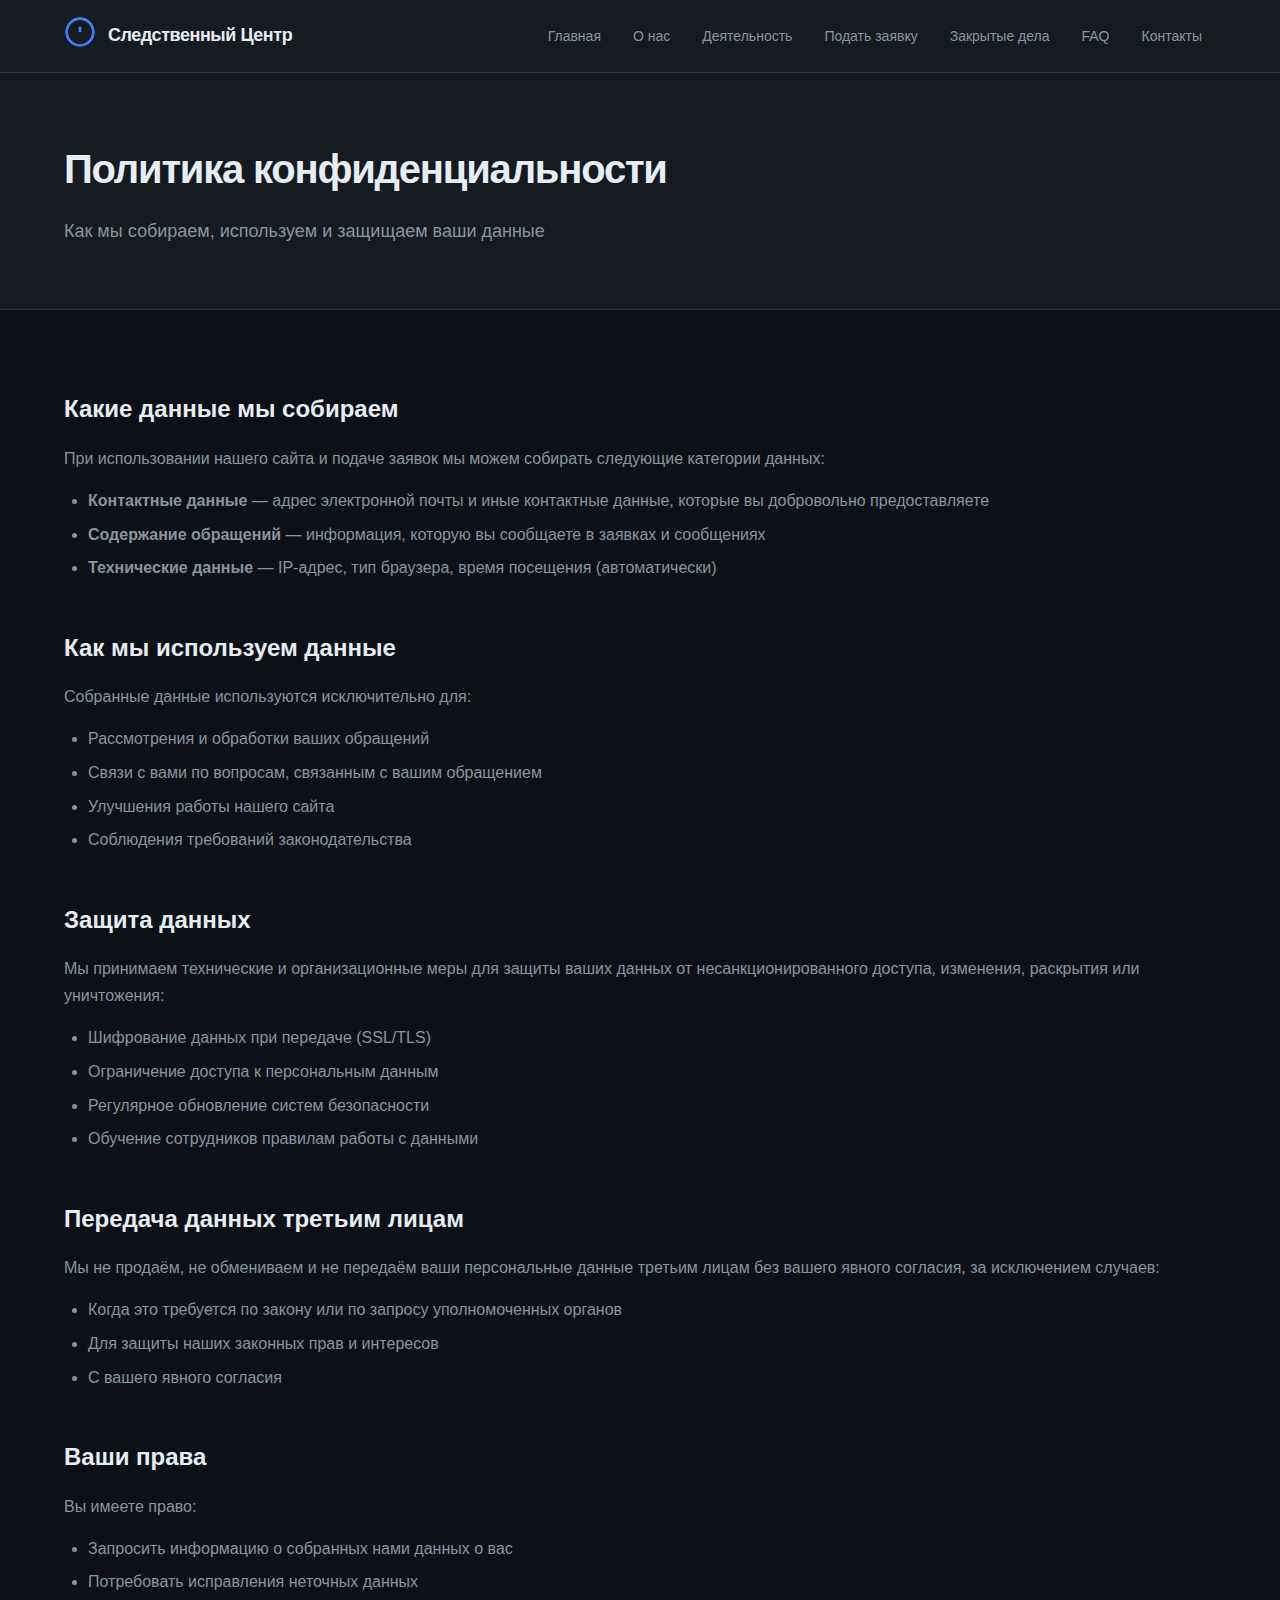
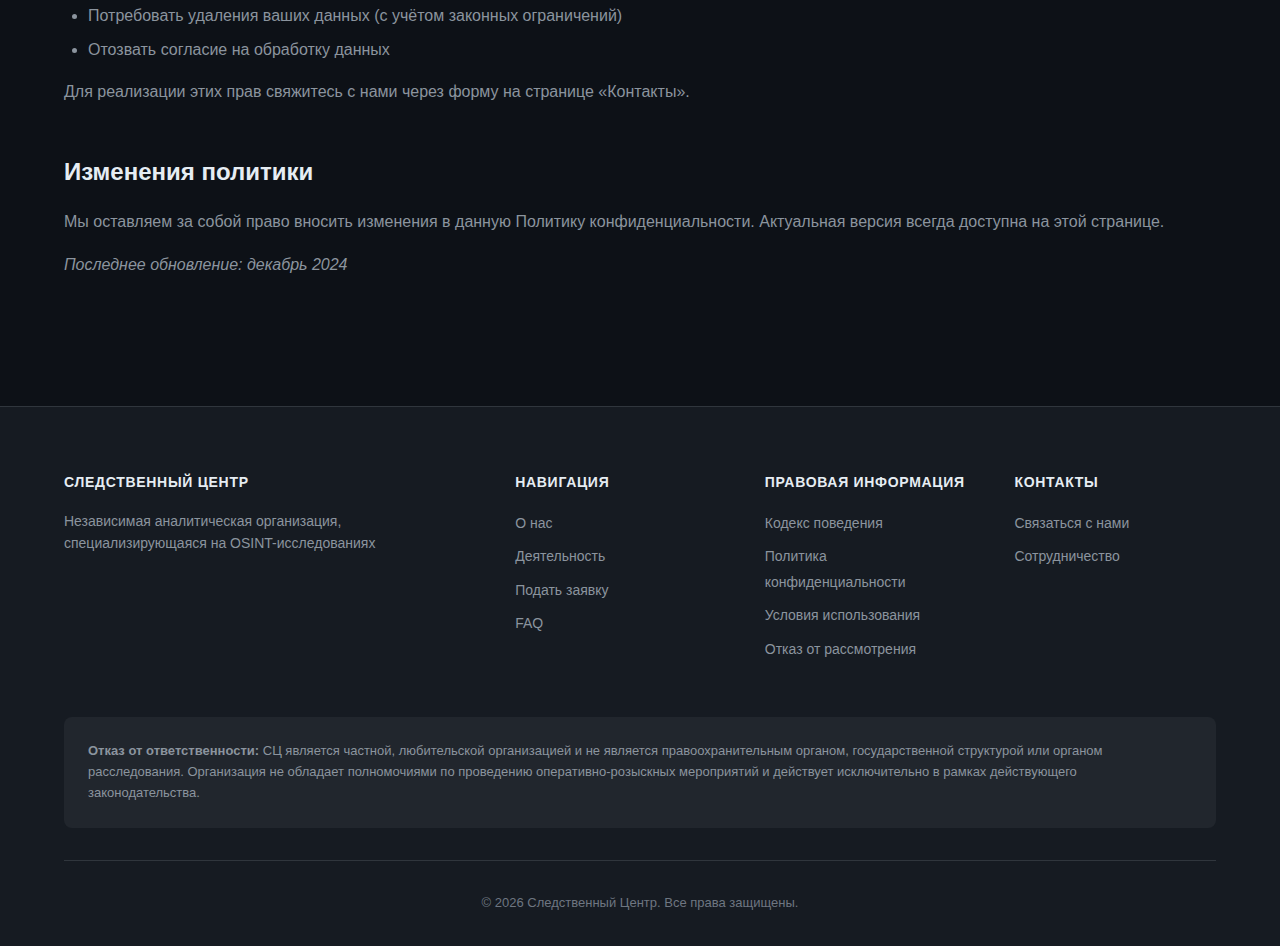
<file: privacy.html>
<!DOCTYPE html>
<html lang="ru">
<head>
  <meta charset="UTF-8">
  <meta name="viewport" content="width=device-width, initial-scale=1.0">
  <title>Политика конфиденциальности | Следственный Центр</title>
  <link rel="stylesheet" href="styles.css">
</head>
<body>
  <header class="header">
    <div class="container">
      <div class="header-content">
        <a href="index.html" class="logo">
          <div class="logo-icon">
            <svg width="32" height="32" viewBox="0 0 24 24" fill="none" stroke="currentColor" stroke-width="2">
              <circle cx="12" cy="12" r="10"/>
              <line x1="12" y1="8" x2="12" y2="12"/>
              <line x1="12" y1="16" x2="12.01" y2="16"/>
            </svg>
          </div>
          <span class="logo-text">Следственный Центр</span>
        </a>
        <nav class="nav">
          <a href="index.html" class="nav-link">Главная</a>
          <a href="about.html" class="nav-link">О нас</a>
          <a href="activities.html" class="nav-link">Деятельность</a>
          <a href="submit.html" class="nav-link">Подать заявку</a>
          <a href="cases.html" class="nav-link">Закрытые дела</a>
          <a href="faq.html" class="nav-link">FAQ</a>
          <a href="contact.html" class="nav-link">Контакты</a>
        </nav>
        <button class="mobile-menu-btn" onclick="toggleMobileMenu()">
          <svg width="24" height="24" viewBox="0 0 24 24" fill="none" stroke="currentColor" stroke-width="2">
            <line x1="3" y1="6" x2="21" y2="6"/>
            <line x1="3" y1="12" x2="21" y2="12"/>
            <line x1="3" y1="18" x2="21" y2="18"/>
          </svg>
        </button>
      </div>
      <nav class="mobile-nav" id="mobileNav">
        <a href="index.html" class="nav-link">Главная</a>
        <a href="about.html" class="nav-link">О нас</a>
        <a href="activities.html" class="nav-link">Деятельность</a>
        <a href="submit.html" class="nav-link">Подать заявку</a>
        <a href="cases.html" class="nav-link">Закрытые дела</a>
        <a href="faq.html" class="nav-link">FAQ</a>
        <a href="contact.html" class="nav-link">Контакты</a>
      </nav>
    </div>
  </header>

  <main>
    <section class="page-header">
      <div class="container">
        <h1 class="page-title">Политика конфиденциальности</h1>
        <p class="page-description">Как мы собираем, используем и защищаем ваши данные</p>
      </div>
    </section>

    <section class="section">
      <div class="container">
        <div class="content-block">
          <h2>Какие данные мы собираем</h2>
          <p>При использовании нашего сайта и подаче заявок мы можем собирать следующие категории данных:</p>
          <ul>
            <li><strong>Контактные данные</strong> — адрес электронной почты и иные контактные данные, которые вы добровольно предоставляете</li>
            <li><strong>Содержание обращений</strong> — информация, которую вы сообщаете в заявках и сообщениях</li>
            <li><strong>Технические данные</strong> — IP-адрес, тип браузера, время посещения (автоматически)</li>
          </ul>
        </div>

        <div class="content-block">
          <h2>Как мы используем данные</h2>
          <p>Собранные данные используются исключительно для:</p>
          <ul>
            <li>Рассмотрения и обработки ваших обращений</li>
            <li>Связи с вами по вопросам, связанным с вашим обращением</li>
            <li>Улучшения работы нашего сайта</li>
            <li>Соблюдения требований законодательства</li>
          </ul>
        </div>

        <div class="content-block">
          <h2>Защита данных</h2>
          <p>Мы принимаем технические и организационные меры для защиты ваших данных от несанкционированного доступа, изменения, раскрытия или уничтожения:</p>
          <ul>
            <li>Шифрование данных при передаче (SSL/TLS)</li>
            <li>Ограничение доступа к персональным данным</li>
            <li>Регулярное обновление систем безопасности</li>
            <li>Обучение сотрудников правилам работы с данными</li>
          </ul>
        </div>

        <div class="content-block">
          <h2>Передача данных третьим лицам</h2>
          <p>Мы не продаём, не обмениваем и не передаём ваши персональные данные третьим лицам без вашего явного согласия, за исключением случаев:</p>
          <ul>
            <li>Когда это требуется по закону или по запросу уполномоченных органов</li>
            <li>Для защиты наших законных прав и интересов</li>
            <li>С вашего явного согласия</li>
          </ul>
        </div>

        <div class="content-block">
          <h2>Ваши права</h2>
          <p>Вы имеете право:</p>
          <ul>
            <li>Запросить информацию о собранных нами данных о вас</li>
            <li>Потребовать исправления неточных данных</li>
            <li>Потребовать удаления ваших данных (с учётом законных ограничений)</li>
            <li>Отозвать согласие на обработку данных</li>
          </ul>
          <p>Для реализации этих прав свяжитесь с нами через форму на странице «Контакты».</p>
        </div>

        <div class="content-block">
          <h2>Изменения политики</h2>
          <p>Мы оставляем за собой право вносить изменения в данную Политику конфиденциальности. Актуальная версия всегда доступна на этой странице.</p>
          <p><em>Последнее обновление: декабрь 2024</em></p>
        </div>
      </div>
    </section>
  </main>
<footer class="footer">
    <div class="container">
      <div class="footer-grid">
        <div class="footer-section">
          <h4>Следственный Центр</h4>
          <p>Независимая аналитическая организация, специализирующаяся на OSINT-исследованиях</p>
        </div>
        <div class="footer-section">
          <h4>Навигация</h4>
          <ul>
            <li><a href="about.html">О нас</a></li>
            <li><a href="activities.html">Деятельность</a></li>
            <li><a href="submit.html">Подать заявку</a></li>
            <li><a href="faq.html">FAQ</a></li>
          </ul>
        </div>
        <div class="footer-section">
          <h4>Правовая информация</h4>
          <ul>
            <li><a href="legal.html">Кодекс поведения</a></li>
            <li><a href="privacy.html">Политика конфиденциальности</a></li>
            <li><a href="terms.html">Условия использования</a></li>
            <li><a href="decline.html">Отказ от рассмотрения</a></li>
          </ul>
        </div>
        <div class="footer-section">
          <h4>Контакты</h4>
          <ul>
            <li><a href="contact.html">Связаться с нами</a></li>
            <li><a href="contact.html#cooperation">Сотрудничество</a></li>
          </ul>
        </div>
      </div>
      <div class="footer-disclaimer">
        <p><strong>Отказ от ответственности:</strong> СЦ является частной, любительской организацией и не является правоохранительным органом, государственной структурой или органом расследования. Организация не обладает полномочиями по проведению оперативно-розыскных мероприятий и действует исключительно в рамках действующего законодательства.</p>
      </div>
      <div class="footer-bottom">
        <p>&copy; 2026 Следственный Центр. Все права защищены.</p>
      </div>
    </div>
  </footer>

  <script src="script.js"></script>
</body>
</html>
</file>
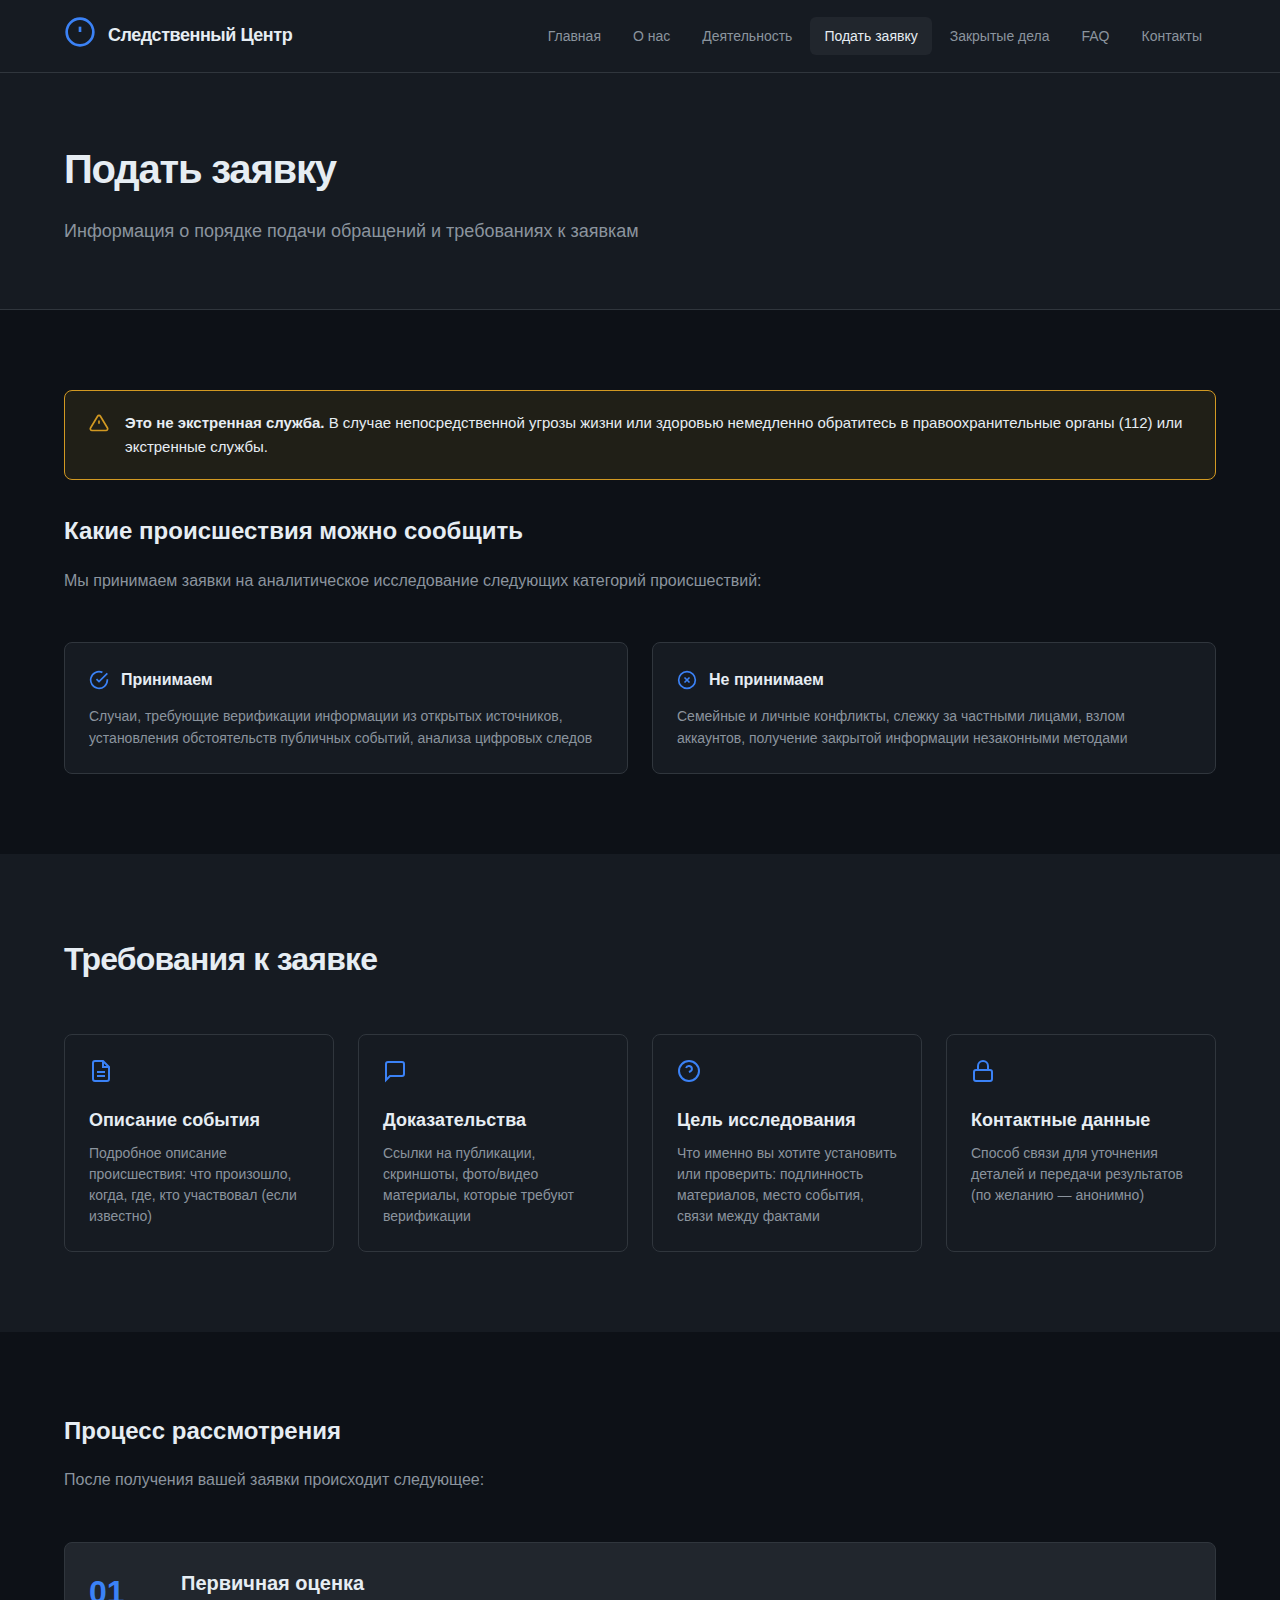
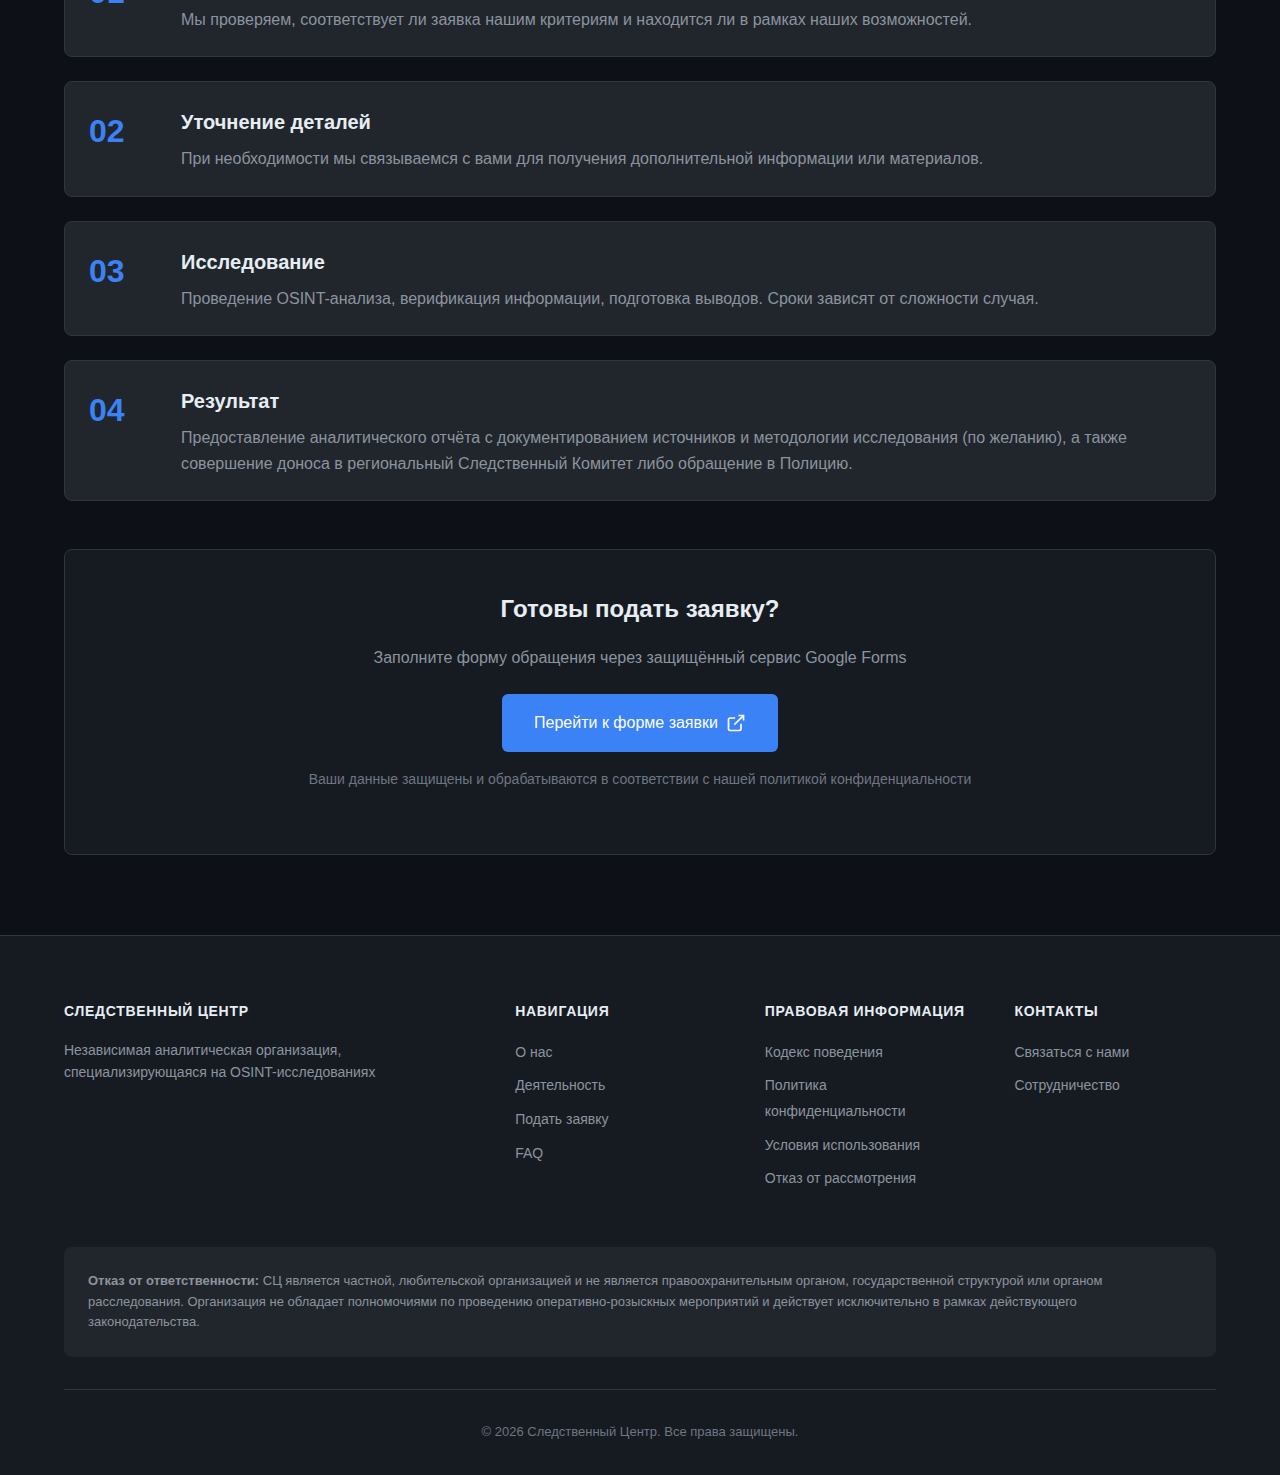
<file: submit.html>
<!DOCTYPE html>
<html lang="ru">
<head>
  <meta charset="UTF-8">
  <meta name="viewport" content="width=device-width, initial-scale=1.0">
  <title>Подать заявку | Следственный Центр</title>
  <link rel="stylesheet" href="styles.css">
</head>
<body>
  <header class="header">
    <div class="container">
      <div class="header-content">
        <a href="index.html" class="logo">
          <div class="logo-icon">
            <svg width="32" height="32" viewBox="0 0 24 24" fill="none" stroke="currentColor" stroke-width="2">
              <circle cx="12" cy="12" r="10"/>
              <line x1="12" y1="8" x2="12" y2="12"/>
              <line x1="12" y1="16" x2="12.01" y2="16"/>
            </svg>
          </div>
          <span class="logo-text">Следственный Центр</span>
        </a>
        <nav class="nav">
          <a href="index.html" class="nav-link">Главная</a>
          <a href="about.html" class="nav-link">О нас</a>
          <a href="activities.html" class="nav-link">Деятельность</a>
          <a href="submit.html" class="nav-link active">Подать заявку</a>
          <a href="cases.html" class="nav-link">Закрытые дела</a>
          <a href="faq.html" class="nav-link">FAQ</a>
          <a href="contact.html" class="nav-link">Контакты</a>
        </nav>
        <button class="mobile-menu-btn" onclick="toggleMobileMenu()">
          <svg width="24" height="24" viewBox="0 0 24 24" fill="none" stroke="currentColor" stroke-width="2">
            <line x1="3" y1="6" x2="21" y2="6"/>
            <line x1="3" y1="12" x2="21" y2="12"/>
            <line x1="3" y1="18" x2="21" y2="18"/>
          </svg>
        </button>
      </div>
      <nav class="mobile-nav" id="mobileNav">
        <a href="index.html" class="nav-link">Главная</a>
        <a href="about.html" class="nav-link">О нас</a>
        <a href="activities.html" class="nav-link">Деятельность</a>
        <a href="submit.html" class="nav-link active">Подать заявку</a>
        <a href="cases.html" class="nav-link">Закрытые дела</a>
        <a href="faq.html" class="nav-link">FAQ</a>
        <a href="contact.html" class="nav-link">Контакты</a>
      </nav>
    </div>
  </header>

  <main>
    <section class="page-header">
      <div class="container">
        <h1 class="page-title">Подать заявку</h1>
        <p class="page-description">Информация о порядке подачи обращений и требованиях к заявкам</p>
      </div>
    </section>

    <section class="section">
      <div class="container">
        <div class="alert alert-warning" style="margin-bottom: 2rem;">
          <svg width="20" height="20" viewBox="0 0 24 24" fill="none" stroke="currentColor" stroke-width="2">
            <path d="M10.29 3.86L1.82 18a2 2 0 0 0 1.71 3h16.94a2 2 0 0 0 1.71-3L13.71 3.86a2 2 0 0 0-3.42 0z"/>
            <line x1="12" y1="9" x2="12" y2="13"/>
            <line x1="12" y1="17" x2="12.01" y2="17"/>
          </svg>
          <div>
            <strong>Это не экстренная служба.</strong> В случае непосредственной угрозы жизни или здоровью немедленно обратитесь в правоохранительные органы (112) или экстренные службы.
          </div>
        </div>

        <div class="content-block">
          <h2>Какие происшествия можно сообщить</h2>
          <p>Мы принимаем заявки на аналитическое исследование следующих категорий происшествий:</p>
        </div>

        <div class="requirements-grid">
          <div class="requirement-card">
            <h3>
              <svg width="20" height="20" viewBox="0 0 24 24" fill="none" stroke="currentColor" stroke-width="2">
                <path d="M22 11.08V12a10 10 0 1 1-5.93-9.14"/>
                <polyline points="22,4 12,14.01 9,11.01"/>
              </svg>
              Принимаем
            </h3>
            <p>Случаи, требующие верификации информации из открытых источников, установления обстоятельств публичных событий, анализа цифровых следов</p>
          </div>
          <div class="requirement-card">
            <h3>
              <svg width="20" height="20" viewBox="0 0 24 24" fill="none" stroke="currentColor" stroke-width="2">
                <circle cx="12" cy="12" r="10"/>
                <line x1="15" y1="9" x2="9" y2="15"/>
                <line x1="9" y1="9" x2="15" y2="15"/>
              </svg>
              Не принимаем
            </h3>
            <p>Семейные и личные конфликты, слежку за частными лицами, взлом аккаунтов, получение закрытой информации незаконными методами</p>
          </div>
        </div>
      </div>
    </section>

    <section class="section section-dark">
      <div class="container">
        <h2 class="section-title">Требования к заявке</h2>
        <div class="mission-grid">
          <div class="mission-card">
            <div class="mission-icon">
              <svg width="24" height="24" viewBox="0 0 24 24" fill="none" stroke="currentColor" stroke-width="2">
                <path d="M14 2H6a2 2 0 0 0-2 2v16a2 2 0 0 0 2 2h12a2 2 0 0 0 2-2V8z"/>
                <polyline points="14,2 14,8 20,8"/>
                <line x1="16" y1="13" x2="8" y2="13"/>
                <line x1="16" y1="17" x2="8" y2="17"/>
              </svg>
            </div>
            <h3>Описание события</h3>
            <p>Подробное описание происшествия: что произошло, когда, где, кто участвовал (если известно)</p>
          </div>
          <div class="mission-card">
            <div class="mission-icon">
              <svg width="24" height="24" viewBox="0 0 24 24" fill="none" stroke="currentColor" stroke-width="2">
                <path d="M21 15a2 2 0 0 1-2 2H7l-4 4V5a2 2 0 0 1 2-2h14a2 2 0 0 1 2 2z"/>
              </svg>
            </div>
            <h3>Доказательства</h3>
            <p>Ссылки на публикации, скриншоты, фото/видео материалы, которые требуют верификации</p>
          </div>
          <div class="mission-card">
            <div class="mission-icon">
              <svg width="24" height="24" viewBox="0 0 24 24" fill="none" stroke="currentColor" stroke-width="2">
                <circle cx="12" cy="12" r="10"/>
                <path d="M9.09 9a3 3 0 0 1 5.83 1c0 2-3 3-3 3"/>
                <line x1="12" y1="17" x2="12.01" y2="17"/>
              </svg>
            </div>
            <h3>Цель исследования</h3>
            <p>Что именно вы хотите установить или проверить: подлинность материалов, место события, связи между фактами</p>
          </div>
          <div class="mission-card">
            <div class="mission-icon">
              <svg width="24" height="24" viewBox="0 0 24 24" fill="none" stroke="currentColor" stroke-width="2">
                <rect x="3" y="11" width="18" height="11" rx="2" ry="2"/>
                <path d="M7 11V7a5 5 0 0 1 10 0v4"/>
              </svg>
            </div>
            <h3>Контактные данные</h3>
            <p>Способ связи для уточнения деталей и передачи результатов (по желанию — анонимно)</p>
          </div>
        </div>
      </div>
    </section>

    <section class="section">
      <div class="container">
        <div class="content-block">
          <h2>Процесс рассмотрения</h2>
          <p>После получения вашей заявки происходит следующее:</p>
        </div>
        
        <div class="activities-list">
          <div class="activity-item">
            <span class="activity-number">01</span>
            <div class="activity-content">
              <h3>Первичная оценка</h3>
              <p>Мы проверяем, соответствует ли заявка нашим критериям и находится ли в рамках наших возможностей.</p>
            </div>
          </div>
          <div class="activity-item">
            <span class="activity-number">02</span>
            <div class="activity-content">
              <h3>Уточнение деталей</h3>
              <p>При необходимости мы связываемся с вами для получения дополнительной информации или материалов.</p>
            </div>
          </div>
          <div class="activity-item">
            <span class="activity-number">03</span>
            <div class="activity-content">
              <h3>Исследование</h3>
              <p>Проведение OSINT-анализа, верификация информации, подготовка выводов. Сроки зависят от сложности случая.</p>
            </div>
          </div>
          <div class="activity-item">
            <span class="activity-number">04</span>
            <div class="activity-content">
              <h3>Результат</h3>
              <p>Предоставление аналитического отчёта с документированием источников и методологии исследования (по желанию), а также совершение доноса в региональный Следственный Комитет либо обращение в Полицию.</p>
            </div>
          </div>
        </div>

        <div class="submit-cta">
          <h3>Готовы подать заявку?</h3>
          <p>Заполните форму обращения через защищённый сервис Google Forms</p>
          <a href="https://forms.gle/u1sWJJpNYXDGScRS6" target="_blank" rel="noopener noreferrer" class="btn btn-primary btn-large">
            Перейти к форме заявки
            <svg width="20" height="20" viewBox="0 0 24 24" fill="none" stroke="currentColor" stroke-width="2" style="margin-left: 0.5rem;">
              <path d="M18 13v6a2 2 0 0 1-2 2H5a2 2 0 0 1-2-2V8a2 2 0 0 1 2-2h6"/>
              <polyline points="15,3 21,3 21,9"/>
              <line x1="10" y1="14" x2="21" y2="3"/>
            </svg>
          </a>
          <p style="margin-top: 1rem; font-size: 0.875rem; color: var(--color-text-muted);">Ваши данные защищены и обрабатываются в соответствии с нашей политикой конфиденциальности</p>
        </div>
      </div>
    </section>
  </main>

  <footer class="footer">
    <div class="container">
      <div class="footer-grid">
        <div class="footer-section">
          <h4>Следственный Центр</h4>
          <p>Независимая аналитическая организация, специализирующаяся на OSINT-исследованиях</p>
        </div>
        <div class="footer-section">
          <h4>Навигация</h4>
          <ul>
            <li><a href="about.html">О нас</a></li>
            <li><a href="activities.html">Деятельность</a></li>
            <li><a href="submit.html">Подать заявку</a></li>
            <li><a href="faq.html">FAQ</a></li>
          </ul>
        </div>
        <div class="footer-section">
          <h4>Правовая информация</h4>
          <ul>
            <li><a href="legal.html">Кодекс поведения</a></li>
            <li><a href="privacy.html">Политика конфиденциальности</a></li>
            <li><a href="terms.html">Условия использования</a></li>
            <li><a href="decline.html">Отказ от рассмотрения</a></li>
          </ul>
        </div>
        <div class="footer-section">
          <h4>Контакты</h4>
          <ul>
            <li><a href="contact.html">Связаться с нами</a></li>
            <li><a href="contact.html#cooperation">Сотрудничество</a></li>
          </ul>
        </div>
      </div>
      <div class="footer-disclaimer">
        <p><strong>Отказ от ответственности:</strong> СЦ является частной, любительской организацией и не является правоохранительным органом, государственной структурой или органом расследования. Организация не обладает полномочиями по проведению оперативно-розыскных мероприятий и действует исключительно в рамках действующего законодательства.</p>
      </div>
      <div class="footer-bottom">
        <p>&copy; 2026 Следственный Центр. Все права защищены.</p>
      </div>
    </div>
  </footer>

  <script src="script.js"></script>
</body>
</html>
</file>
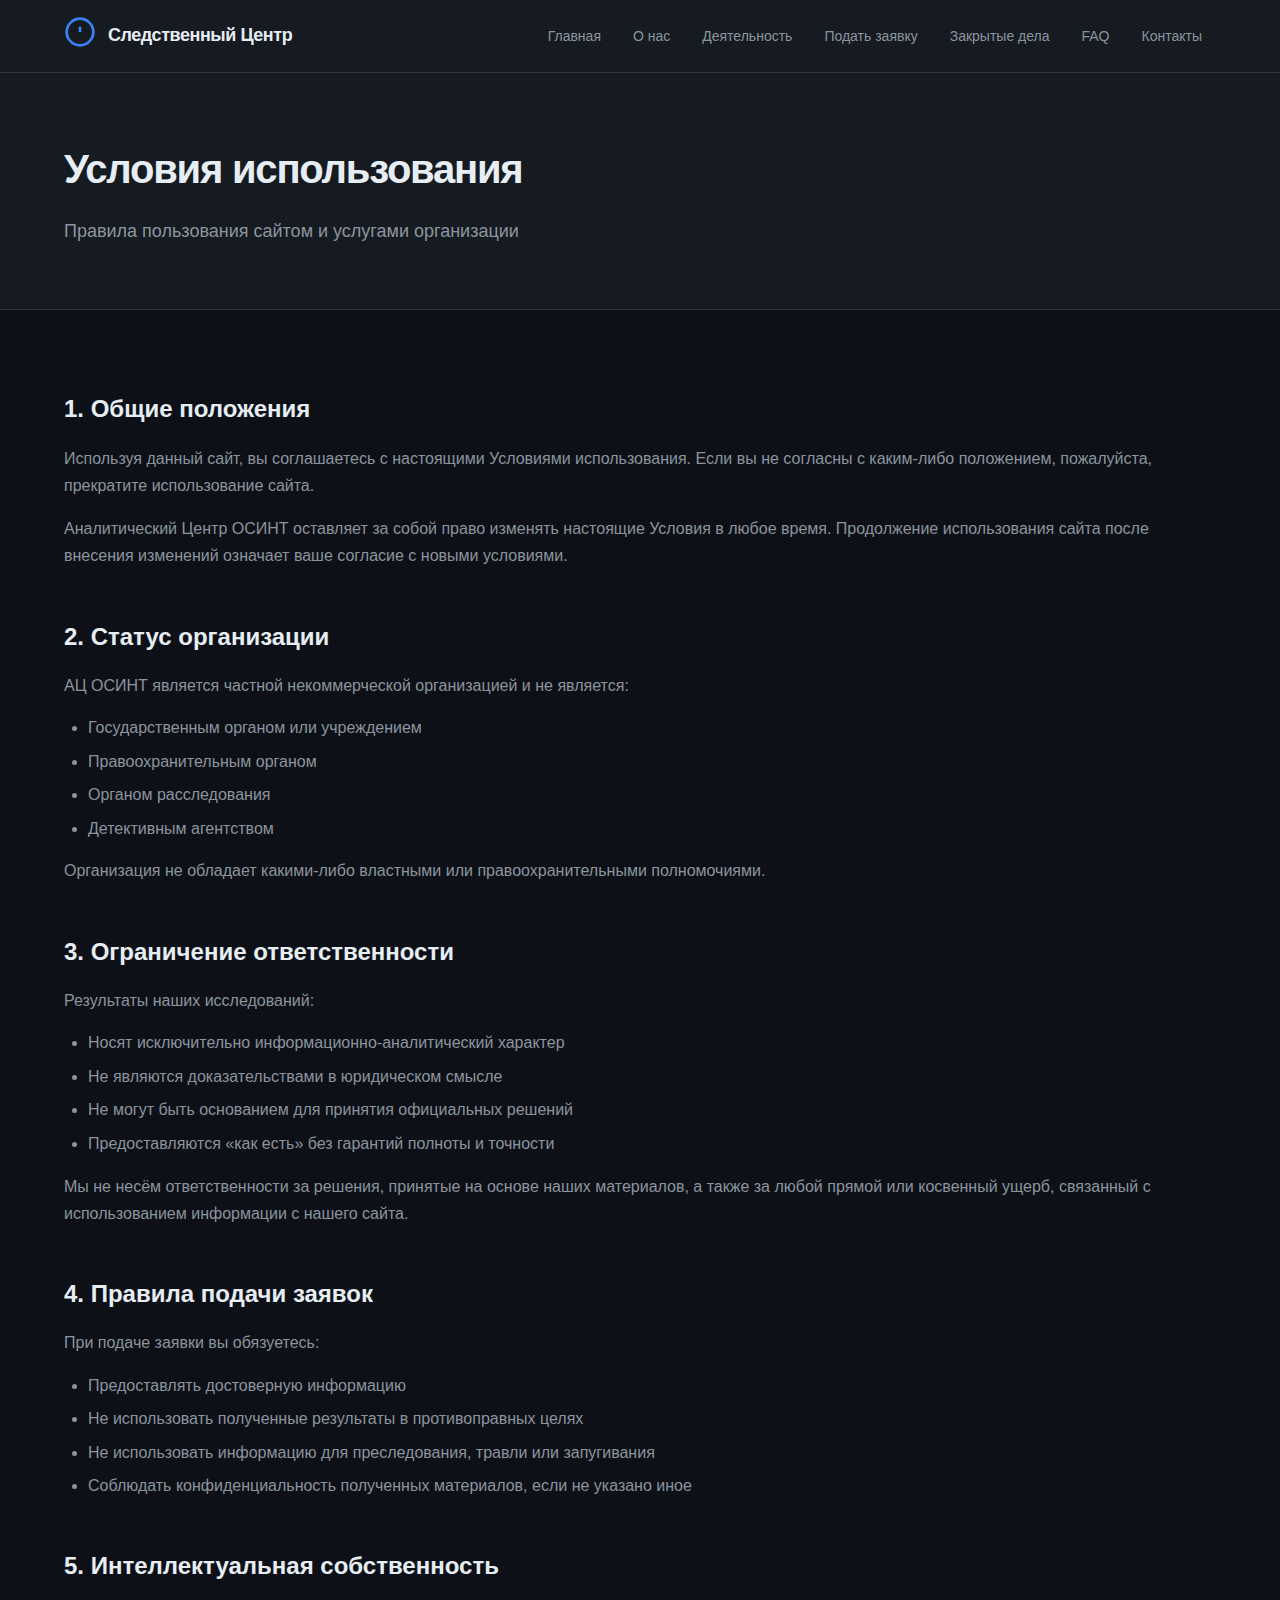
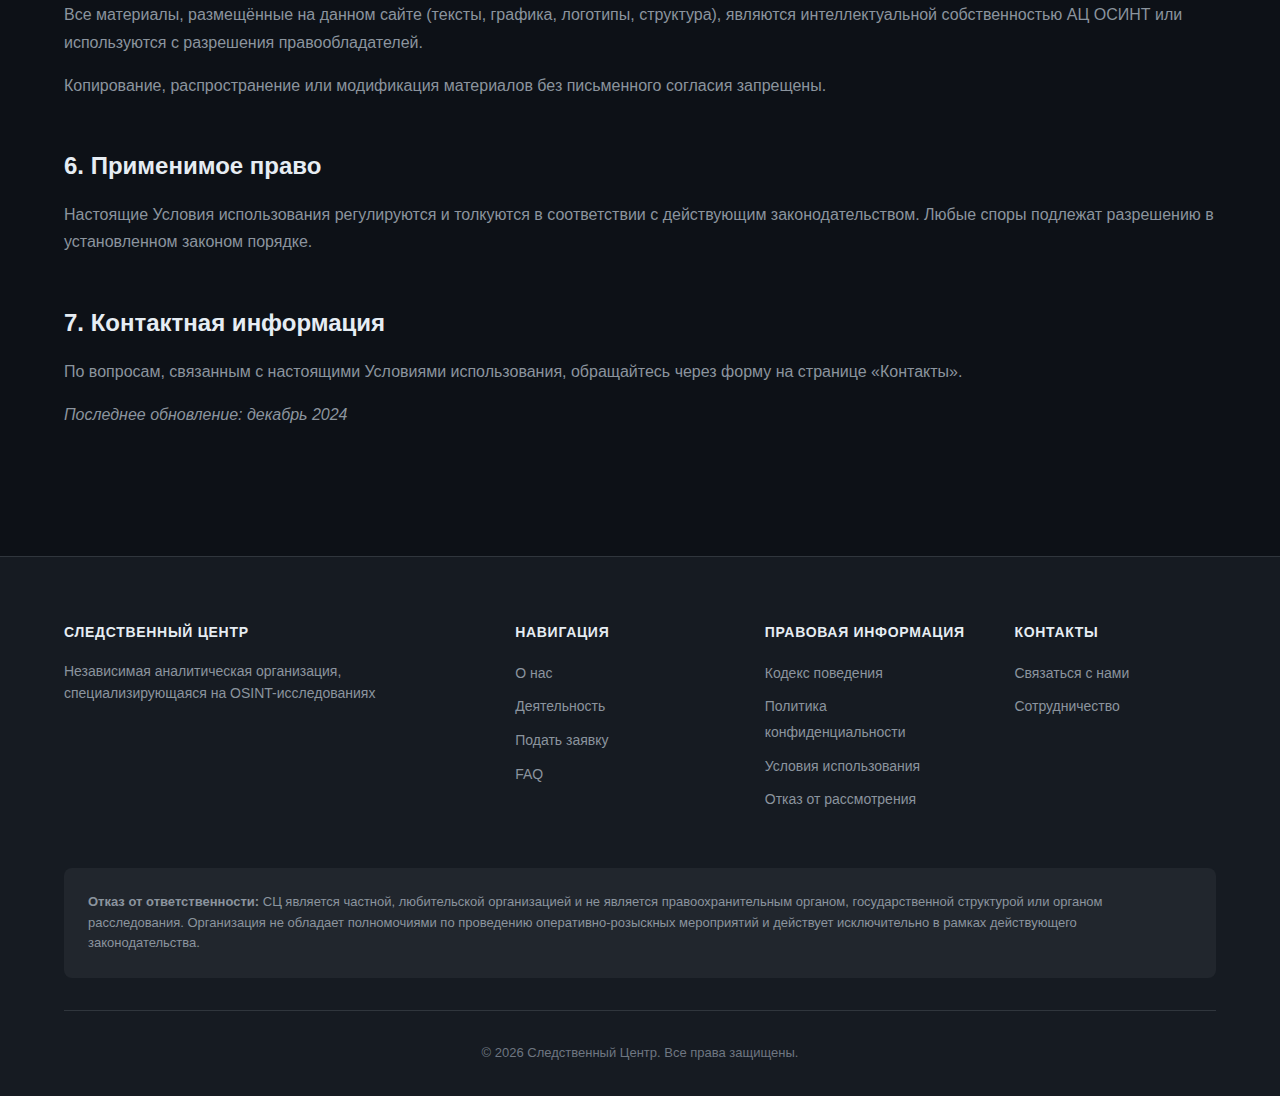
<file: terms.html>
<!DOCTYPE html>
<html lang="ru">
<head>
  <meta charset="UTF-8">
  <meta name="viewport" content="width=device-width, initial-scale=1.0">
  <title>Условия использования | Следственный Центр</title>
  <link rel="stylesheet" href="styles.css">
</head>
<body>
  <header class="header">
    <div class="container">
      <div class="header-content">
        <a href="index.html" class="logo">
          <div class="logo-icon">
            <svg width="32" height="32" viewBox="0 0 24 24" fill="none" stroke="currentColor" stroke-width="2">
              <circle cx="12" cy="12" r="10"/>
              <line x1="12" y1="8" x2="12" y2="12"/>
              <line x1="12" y1="16" x2="12.01" y2="16"/>
            </svg>
          </div>
          <span class="logo-text">Следственный Центр</span>
        </a>
        <nav class="nav">
          <a href="index.html" class="nav-link">Главная</a>
          <a href="about.html" class="nav-link">О нас</a>
          <a href="activities.html" class="nav-link">Деятельность</a>
          <a href="submit.html" class="nav-link">Подать заявку</a>
          <a href="cases.html" class="nav-link">Закрытые дела</a>
          <a href="faq.html" class="nav-link">FAQ</a>
          <a href="contact.html" class="nav-link">Контакты</a>
        </nav>
        <button class="mobile-menu-btn" onclick="toggleMobileMenu()">
          <svg width="24" height="24" viewBox="0 0 24 24" fill="none" stroke="currentColor" stroke-width="2">
            <line x1="3" y1="6" x2="21" y2="6"/>
            <line x1="3" y1="12" x2="21" y2="12"/>
            <line x1="3" y1="18" x2="21" y2="18"/>
          </svg>
        </button>
      </div>
      <nav class="mobile-nav" id="mobileNav">
        <a href="index.html" class="nav-link">Главная</a>
        <a href="about.html" class="nav-link">О нас</a>
        <a href="activities.html" class="nav-link">Деятельность</a>
        <a href="submit.html" class="nav-link">Подать заявку</a>
        <a href="cases.html" class="nav-link">Закрытые дела</a>
        <a href="faq.html" class="nav-link">FAQ</a>
        <a href="contact.html" class="nav-link">Контакты</a>
      </nav>
    </div>
  </header>

  <main>
    <section class="page-header">
      <div class="container">
        <h1 class="page-title">Условия использования</h1>
        <p class="page-description">Правила пользования сайтом и услугами организации</p>
      </div>
    </section>

    <section class="section">
      <div class="container">
        <div class="content-block">
          <h2>1. Общие положения</h2>
          <p>Используя данный сайт, вы соглашаетесь с настоящими Условиями использования. Если вы не согласны с каким-либо положением, пожалуйста, прекратите использование сайта.</p>
          <p>Аналитический Центр ОСИНТ оставляет за собой право изменять настоящие Условия в любое время. Продолжение использования сайта после внесения изменений означает ваше согласие с новыми условиями.</p>
        </div>

        <div class="content-block">
          <h2>2. Статус организации</h2>
          <p>АЦ ОСИНТ является частной некоммерческой организацией и не является:</p>
          <ul>
            <li>Государственным органом или учреждением</li>
            <li>Правоохранительным органом</li>
            <li>Органом расследования</li>
            <li>Детективным агентством</li>
          </ul>
          <p>Организация не обладает какими-либо властными или правоохранительными полномочиями.</p>
        </div>

        <div class="content-block">
          <h2>3. Ограничение ответственности</h2>
          <p>Результаты наших исследований:</p>
          <ul>
            <li>Носят исключительно информационно-аналитический характер</li>
            <li>Не являются доказательствами в юридическом смысле</li>
            <li>Не могут быть основанием для принятия официальных решений</li>
            <li>Предоставляются «как есть» без гарантий полноты и точности</li>
          </ul>
          <p>Мы не несём ответственности за решения, принятые на основе наших материалов, а также за любой прямой или косвенный ущерб, связанный с использованием информации с нашего сайта.</p>
        </div>

        <div class="content-block">
          <h2>4. Правила подачи заявок</h2>
          <p>При подаче заявки вы обязуетесь:</p>
          <ul>
            <li>Предоставлять достоверную информацию</li>
            <li>Не использовать полученные результаты в противоправных целях</li>
            <li>Не использовать информацию для преследования, травли или запугивания</li>
            <li>Соблюдать конфиденциальность полученных материалов, если не указано иное</li>
          </ul>
        </div>

        <div class="content-block">
          <h2>5. Интеллектуальная собственность</h2>
          <p>Все материалы, размещённые на данном сайте (тексты, графика, логотипы, структура), являются интеллектуальной собственностью АЦ ОСИНТ или используются с разрешения правообладателей.</p>
          <p>Копирование, распространение или модификация материалов без письменного согласия запрещены.</p>
        </div>

        <div class="content-block">
          <h2>6. Применимое право</h2>
          <p>Настоящие Условия использования регулируются и толкуются в соответствии с действующим законодательством. Любые споры подлежат разрешению в установленном законом порядке.</p>
        </div>

        <div class="content-block">
          <h2>7. Контактная информация</h2>
          <p>По вопросам, связанным с настоящими Условиями использования, обращайтесь через форму на странице «Контакты».</p>
          <p><em>Последнее обновление: декабрь 2024</em></p>
        </div>
      </div>
    </section>
  </main>
<footer class="footer">
    <div class="container">
      <div class="footer-grid">
        <div class="footer-section">
          <h4>Следственный Центр</h4>
          <p>Независимая аналитическая организация, специализирующаяся на OSINT-исследованиях</p>
        </div>
        <div class="footer-section">
          <h4>Навигация</h4>
          <ul>
            <li><a href="about.html">О нас</a></li>
            <li><a href="activities.html">Деятельность</a></li>
            <li><a href="submit.html">Подать заявку</a></li>
            <li><a href="faq.html">FAQ</a></li>
          </ul>
        </div>
        <div class="footer-section">
          <h4>Правовая информация</h4>
          <ul>
            <li><a href="legal.html">Кодекс поведения</a></li>
            <li><a href="privacy.html">Политика конфиденциальности</a></li>
            <li><a href="terms.html">Условия использования</a></li>
            <li><a href="decline.html">Отказ от рассмотрения</a></li>
          </ul>
        </div>
        <div class="footer-section">
          <h4>Контакты</h4>
          <ul>
            <li><a href="contact.html">Связаться с нами</a></li>
            <li><a href="contact.html#cooperation">Сотрудничество</a></li>
          </ul>
        </div>
      </div>
      <div class="footer-disclaimer">
        <p><strong>Отказ от ответственности:</strong> СЦ является частной, любительской организацией и не является правоохранительным органом, государственной структурой или органом расследования. Организация не обладает полномочиями по проведению оперативно-розыскных мероприятий и действует исключительно в рамках действующего законодательства.</p>
      </div>
      <div class="footer-bottom">
        <p>&copy; 2026 Следственный Центр. Все права защищены.</p>
      </div>
    </div>
  </footer>
  <script src="script.js"></script>
</body>
</html>
</file>
<file: styles.css>
* {
  margin: 0;
  padding: 0;
  box-sizing: border-box;
}

:root {
  --color-bg-primary: #0d1117;
  --color-bg-secondary: #161b22;
  --color-bg-tertiary: #21262d;
  --color-text-primary: #e6edf3;
  --color-text-secondary: #8b949e;
  --color-text-muted: #6e7681;
  --color-accent: #3b82f6;
  --color-accent-hover: #2563eb;
  --color-border: #30363d;
  --color-warning: #d29922;
  --color-warning-bg: rgba(210, 153, 34, 0.1);
  --font-sans: "Inter", -apple-system, BlinkMacSystemFont, "Segoe UI", Roboto, sans-serif;
  --max-width: 1200px;
}

body {
  font-family: var(--font-sans);
  background-color: var(--color-bg-primary);
  color: var(--color-text-primary);
  line-height: 1.6;
  min-height: 100vh;
}

.container {
  max-width: var(--max-width);
  margin: 0 auto;
  padding: 0 1.5rem;
}

/* Header */
.header {
  background-color: var(--color-bg-secondary);
  border-bottom: 1px solid var(--color-border);
  position: sticky;
  top: 0;
  z-index: 100;
}

.header-content {
  display: flex;
  align-items: center;
  justify-content: space-between;
  padding: 1rem 0;
}

.logo {
  display: flex;
  align-items: center;
  gap: 0.75rem;
  text-decoration: none;
  color: var(--color-text-primary);
}

.logo-icon {
  color: var(--color-accent);
}

.logo-text {
  font-weight: 600;
  font-size: 1.125rem;
  letter-spacing: -0.025em;
}

.nav {
  display: flex;
  align-items: center;
  gap: 0.25rem;
}

.nav-link {
  color: var(--color-text-secondary);
  text-decoration: none;
  padding: 0.5rem 0.875rem;
  border-radius: 6px;
  font-size: 0.875rem;
  transition: all 0.2s ease;
}

.nav-link:hover {
  color: var(--color-text-primary);
  background-color: var(--color-bg-tertiary);
}

.nav-link.active {
  color: var(--color-text-primary);
  background-color: var(--color-bg-tertiary);
}

.mobile-menu-btn {
  display: none;
  background: none;
  border: none;
  color: var(--color-text-primary);
  cursor: pointer;
  padding: 0.5rem;
}

.mobile-nav {
  display: none;
  flex-direction: column;
  padding-bottom: 1rem;
}

.mobile-nav.active {
  display: flex;
}

/* Hero */
.hero {
  padding: 6rem 0;
  background: linear-gradient(180deg, var(--color-bg-secondary) 0%, var(--color-bg-primary) 100%);
  border-bottom: 1px solid var(--color-border);
}

.hero-content {
  max-width: 720px;
}

.hero-title {
  font-size: 3rem;
  font-weight: 700;
  line-height: 1.1;
  margin-bottom: 1.5rem;
  letter-spacing: -0.03em;
}

.hero-subtitle {
  font-size: 1.25rem;
  color: var(--color-text-secondary);
  margin-bottom: 2rem;
  line-height: 1.5;
}

.hero-actions {
  display: flex;
  gap: 1rem;
  flex-wrap: wrap;
}

/* Buttons */
.btn {
  display: inline-flex;
  align-items: center;
  justify-content: center;
  padding: 0.75rem 1.5rem;
  border-radius: 6px;
  font-size: 0.9375rem;
  font-weight: 500;
  text-decoration: none;
  transition: all 0.2s ease;
  cursor: pointer;
  border: none;
}

.btn-primary {
  background-color: var(--color-accent);
  color: white;
}

.btn-primary:hover {
  background-color: var(--color-accent-hover);
}

.btn-secondary {
  background-color: var(--color-bg-tertiary);
  color: var(--color-text-primary);
  border: 1px solid var(--color-border);
}

.btn-secondary:hover {
  background-color: var(--color-border);
}

.btn-large {
  padding: 1rem 2rem;
  font-size: 1rem;
}

/* Sections */
.section {
  padding: 5rem 0;
}

.section-dark {
  background-color: var(--color-bg-secondary);
}

.section-title {
  font-size: 2rem;
  font-weight: 600;
  margin-bottom: 3rem;
  letter-spacing: -0.025em;
}

.section-cta {
  margin-top: 3rem;
  text-align: center;
}

/* Alert */
.alert {
  display: flex;
  gap: 1rem;
  padding: 1.25rem 1.5rem;
  border-radius: 8px;
  font-size: 0.9375rem;
}

.alert-warning {
  background-color: var(--color-warning-bg);
  border: 1px solid var(--color-warning);
  color: var(--color-text-primary);
}

.alert-warning svg {
  color: var(--color-warning);
  flex-shrink: 0;
  margin-top: 2px;
}

/* Mission Grid */
.mission-grid {
  display: grid;
  grid-template-columns: repeat(4, 1fr);
  gap: 1.5rem;
}

.mission-card {
  background-color: var(--color-bg-secondary);
  border: 1px solid var(--color-border);
  border-radius: 8px;
  padding: 1.5rem;
}

.mission-icon {
  color: var(--color-accent);
  margin-bottom: 1rem;
}

.mission-card h3 {
  font-size: 1.125rem;
  font-weight: 600;
  margin-bottom: 0.5rem;
}

.mission-card p {
  font-size: 0.875rem;
  color: var(--color-text-secondary);
  line-height: 1.5;
}

/* Activities List */
.activities-list {
  display: flex;
  flex-direction: column;
  gap: 1.5rem;
}

.activity-item {
  display: flex;
  gap: 2rem;
  align-items: flex-start;
  padding: 1.5rem;
  background-color: var(--color-bg-tertiary);
  border-radius: 8px;
  border: 1px solid var(--color-border);
}

.activity-number {
  font-size: 2rem;
  font-weight: 700;
  color: var(--color-accent);
  min-width: 60px;
}

.activity-content h3 {
  font-size: 1.25rem;
  font-weight: 600;
  margin-bottom: 0.5rem;
}

.activity-content p {
  color: var(--color-text-secondary);
}

/* Legal Content */
.legal-content {
  display: grid;
  grid-template-columns: repeat(2, 1fr);
  gap: 1.5rem;
}

.legal-card {
  background-color: var(--color-bg-secondary);
  border: 1px solid var(--color-border);
  border-radius: 8px;
  padding: 1.5rem;
}

.legal-card h3 {
  font-size: 1.125rem;
  font-weight: 600;
  margin-bottom: 1rem;
}

.legal-card ul {
  list-style: none;
}

.legal-card li {
  padding: 0.5rem 0;
  padding-left: 1.5rem;
  position: relative;
  color: var(--color-text-secondary);
  font-size: 0.9375rem;
}

.legal-card li::before {
  content: "•";
  position: absolute;
  left: 0;
  color: var(--color-accent);
}

/* CTA Block */
.section-cta-block {
  background: linear-gradient(180deg, var(--color-bg-primary) 0%, var(--color-bg-secondary) 100%);
  border-top: 1px solid var(--color-border);
}

.cta-content {
  text-align: center;
  max-width: 600px;
  margin: 0 auto;
}

.cta-content h2 {
  font-size: 2rem;
  font-weight: 600;
  margin-bottom: 1rem;
}

.cta-content p {
  color: var(--color-text-secondary);
  margin-bottom: 2rem;
  font-size: 1.125rem;
}

/* Footer */
.footer {
  background-color: var(--color-bg-secondary);
  border-top: 1px solid var(--color-border);
  padding: 4rem 0 2rem;
}

.footer-grid {
  display: grid;
  grid-template-columns: 2fr 1fr 1fr 1fr;
  gap: 3rem;
  margin-bottom: 3rem;
}

.footer-section h4 {
  font-size: 0.875rem;
  font-weight: 600;
  margin-bottom: 1rem;
  text-transform: uppercase;
  letter-spacing: 0.05em;
}

.footer-section p {
  font-size: 0.875rem;
  color: var(--color-text-secondary);
  line-height: 1.6;
}

.footer-section ul {
  list-style: none;
}

.footer-section li {
  margin-bottom: 0.5rem;
}

.footer-section a {
  color: var(--color-text-secondary);
  text-decoration: none;
  font-size: 0.875rem;
  transition: color 0.2s ease;
}

.footer-section a:hover {
  color: var(--color-text-primary);
}

.footer-disclaimer {
  padding: 1.5rem;
  background-color: var(--color-bg-tertiary);
  border-radius: 8px;
  margin-bottom: 2rem;
}

.footer-disclaimer p {
  font-size: 0.8125rem;
  color: var(--color-text-secondary);
  line-height: 1.6;
}

.footer-bottom {
  text-align: center;
  padding-top: 2rem;
  border-top: 1px solid var(--color-border);
}

.footer-bottom p {
  font-size: 0.8125rem;
  color: var(--color-text-muted);
}

/* Page Styles */
.page-header {
  padding: 4rem 0;
  background-color: var(--color-bg-secondary);
  border-bottom: 1px solid var(--color-border);
}

.page-title {
  font-size: 2.5rem;
  font-weight: 700;
  margin-bottom: 1rem;
  letter-spacing: -0.03em;
}

.page-description {
  font-size: 1.125rem;
  color: var(--color-text-secondary);
  max-width: 600px;
}

/* Content Blocks */
.content-block {
  margin-bottom: 3rem;
}

.content-block h2 {
  font-size: 1.5rem;
  font-weight: 600;
  margin-bottom: 1rem;
}

.content-block h3 {
  font-size: 1.25rem;
  font-weight: 600;
  margin-bottom: 0.75rem;
}

.content-block p {
  color: var(--color-text-secondary);
  margin-bottom: 1rem;
  line-height: 1.7;
}

.content-block ul,
.content-block ol {
  margin-left: 1.5rem;
  margin-bottom: 1rem;
  color: var(--color-text-secondary);
}

.content-block li {
  margin-bottom: 0.5rem;
  line-height: 1.6;
}

/* Info Cards */
.info-card {
  background-color: var(--color-bg-secondary);
  border: 1px solid var(--color-border);
  border-radius: 8px;
  padding: 2rem;
  margin-bottom: 1.5rem;
}

.info-card h3 {
  font-size: 1.25rem;
  font-weight: 600;
  margin-bottom: 1rem;
  display: flex;
  align-items: center;
  gap: 0.75rem;
}

.info-card h3 svg {
  color: var(--color-accent);
}

/* Case Cards */
.case-card {
  background-color: var(--color-bg-secondary);
  border: 1px solid var(--color-border);
  border-radius: 8px;
  padding: 1.5rem;
  margin-bottom: 1rem;
}

.case-header {
  display: flex;
  justify-content: space-between;
  align-items: flex-start;
  margin-bottom: 1rem;
}

.case-id {
  font-size: 0.75rem;
  font-weight: 600;
  color: var(--color-accent);
  background-color: var(--color-bg-tertiary);
  padding: 0.25rem 0.75rem;
  border-radius: 4px;
}

.case-date {
  font-size: 0.8125rem;
  color: var(--color-text-muted);
}

.case-card h3 {
  font-size: 1.125rem;
  font-weight: 600;
  margin-bottom: 0.75rem;
}

.case-card p {
  font-size: 0.9375rem;
  color: var(--color-text-secondary);
  line-height: 1.6;
}

.case-status {
  display: inline-flex;
  align-items: center;
  gap: 0.5rem;
  font-size: 0.8125rem;
  color: #22c55e;
  margin-top: 1rem;
}

.case-status::before {
  content: "";
  width: 8px;
  height: 8px;
  background-color: #22c55e;
  border-radius: 50%;
}

/* FAQ */
.faq-item {
  border: 1px solid var(--color-border);
  border-radius: 8px;
  margin-bottom: 1rem;
  overflow: hidden;
}

.faq-question {
  width: 100%;
  background-color: var(--color-bg-secondary);
  border: none;
  padding: 1.25rem 1.5rem;
  text-align: left;
  font-size: 1rem;
  font-weight: 500;
  color: var(--color-text-primary);
  cursor: pointer;
  display: flex;
  justify-content: space-between;
  align-items: center;
  transition: background-color 0.2s ease;
}

.faq-question:hover {
  background-color: var(--color-bg-tertiary);
}

.faq-question svg {
  transition: transform 0.2s ease;
  flex-shrink: 0;
}

.faq-item.active .faq-question svg {
  transform: rotate(180deg);
}

.faq-answer {
  display: none;
  padding: 1.25rem 1.5rem;
  background-color: var(--color-bg-primary);
  border-top: 1px solid var(--color-border);
}

.faq-item.active .faq-answer {
  display: block;
}

.faq-answer p {
  color: var(--color-text-secondary);
  line-height: 1.7;
  margin-bottom: 1rem;
}

.faq-answer p:last-child {
  margin-bottom: 0;
}

/* Contact Form */
.contact-grid {
  display: grid;
  grid-template-columns: 1fr 1fr;
  gap: 3rem;
}

.contact-info-item {
  display: flex;
  gap: 1rem;
  margin-bottom: 1.5rem;
}

.contact-info-item svg {
  color: var(--color-accent);
  flex-shrink: 0;
}

.contact-info-item h4 {
  font-size: 0.9375rem;
  font-weight: 600;
  margin-bottom: 0.25rem;
}

.contact-info-item p {
  font-size: 0.875rem;
  color: var(--color-text-secondary);
}

/* Form Elements */
.form-group {
  margin-bottom: 1.5rem;
}

.form-label {
  display: block;
  font-size: 0.875rem;
  font-weight: 500;
  margin-bottom: 0.5rem;
}

.form-input,
.form-textarea {
  width: 100%;
  padding: 0.75rem 1rem;
  background-color: var(--color-bg-tertiary);
  border: 1px solid var(--color-border);
  border-radius: 6px;
  color: var(--color-text-primary);
  font-size: 0.9375rem;
  font-family: inherit;
  transition: border-color 0.2s ease;
}

.form-input:focus,
.form-textarea:focus {
  outline: none;
  border-color: var(--color-accent);
}

.form-textarea {
  min-height: 150px;
  resize: vertical;
}

/* Submit Page Specific */
.requirements-grid {
  display: grid;
  grid-template-columns: repeat(2, 1fr);
  gap: 1.5rem;
}

.requirement-card {
  background-color: var(--color-bg-secondary);
  border: 1px solid var(--color-border);
  border-radius: 8px;
  padding: 1.5rem;
}

.requirement-card h3 {
  display: flex;
  align-items: center;
  gap: 0.75rem;
  font-size: 1rem;
  font-weight: 600;
  margin-bottom: 0.75rem;
}

.requirement-card h3 svg {
  color: var(--color-accent);
}

.requirement-card p {
  font-size: 0.875rem;
  color: var(--color-text-secondary);
  line-height: 1.6;
}

.submit-cta {
  background-color: var(--color-bg-secondary);
  border: 1px solid var(--color-border);
  border-radius: 8px;
  padding: 2.5rem;
  text-align: center;
  margin-top: 3rem;
}

.submit-cta h3 {
  font-size: 1.5rem;
  font-weight: 600;
  margin-bottom: 1rem;
}

.submit-cta p {
  color: var(--color-text-secondary);
  margin-bottom: 1.5rem;
}

/* Two Column Layout */
.two-column {
  display: grid;
  grid-template-columns: 1fr 1fr;
  gap: 3rem;
}

/* Decline List */
.decline-list {
  display: flex;
  flex-direction: column;
  gap: 1rem;
}

.decline-item {
  display: flex;
  gap: 1rem;
  align-items: flex-start;
  padding: 1rem;
  background-color: var(--color-bg-secondary);
  border: 1px solid var(--color-border);
  border-radius: 8px;
}

.decline-item svg {
  color: #ef4444;
  flex-shrink: 0;
}

.decline-item p {
  color: var(--color-text-secondary);
  margin: 0;
}

/* Responsive */
@media (max-width: 1024px) {
  .mission-grid {
    grid-template-columns: repeat(2, 1fr);
  }

  .footer-grid {
    grid-template-columns: repeat(2, 1fr);
  }

  .contact-grid {
    grid-template-columns: 1fr;
  }

  .two-column {
    grid-template-columns: 1fr;
  }
}

@media (max-width: 768px) {
  .nav {
    display: none;
  }

  .mobile-menu-btn {
    display: block;
  }

  .hero {
    padding: 4rem 0;
  }

  .hero-title {
    font-size: 2rem;
  }

  .hero-subtitle {
    font-size: 1rem;
  }

  .section {
    padding: 3rem 0;
  }

  .section-title {
    font-size: 1.5rem;
    margin-bottom: 2rem;
  }

  .mission-grid {
    grid-template-columns: 1fr;
  }

  .legal-content {
    grid-template-columns: 1fr;
  }

  .footer-grid {
    grid-template-columns: 1fr;
    gap: 2rem;
  }

  .page-title {
    font-size: 1.75rem;
  }

  .requirements-grid {
    grid-template-columns: 1fr;
  }

  .activity-item {
    flex-direction: column;
    gap: 1rem;
  }

  .activity-number {
    min-width: auto;
  }
}
</file>
